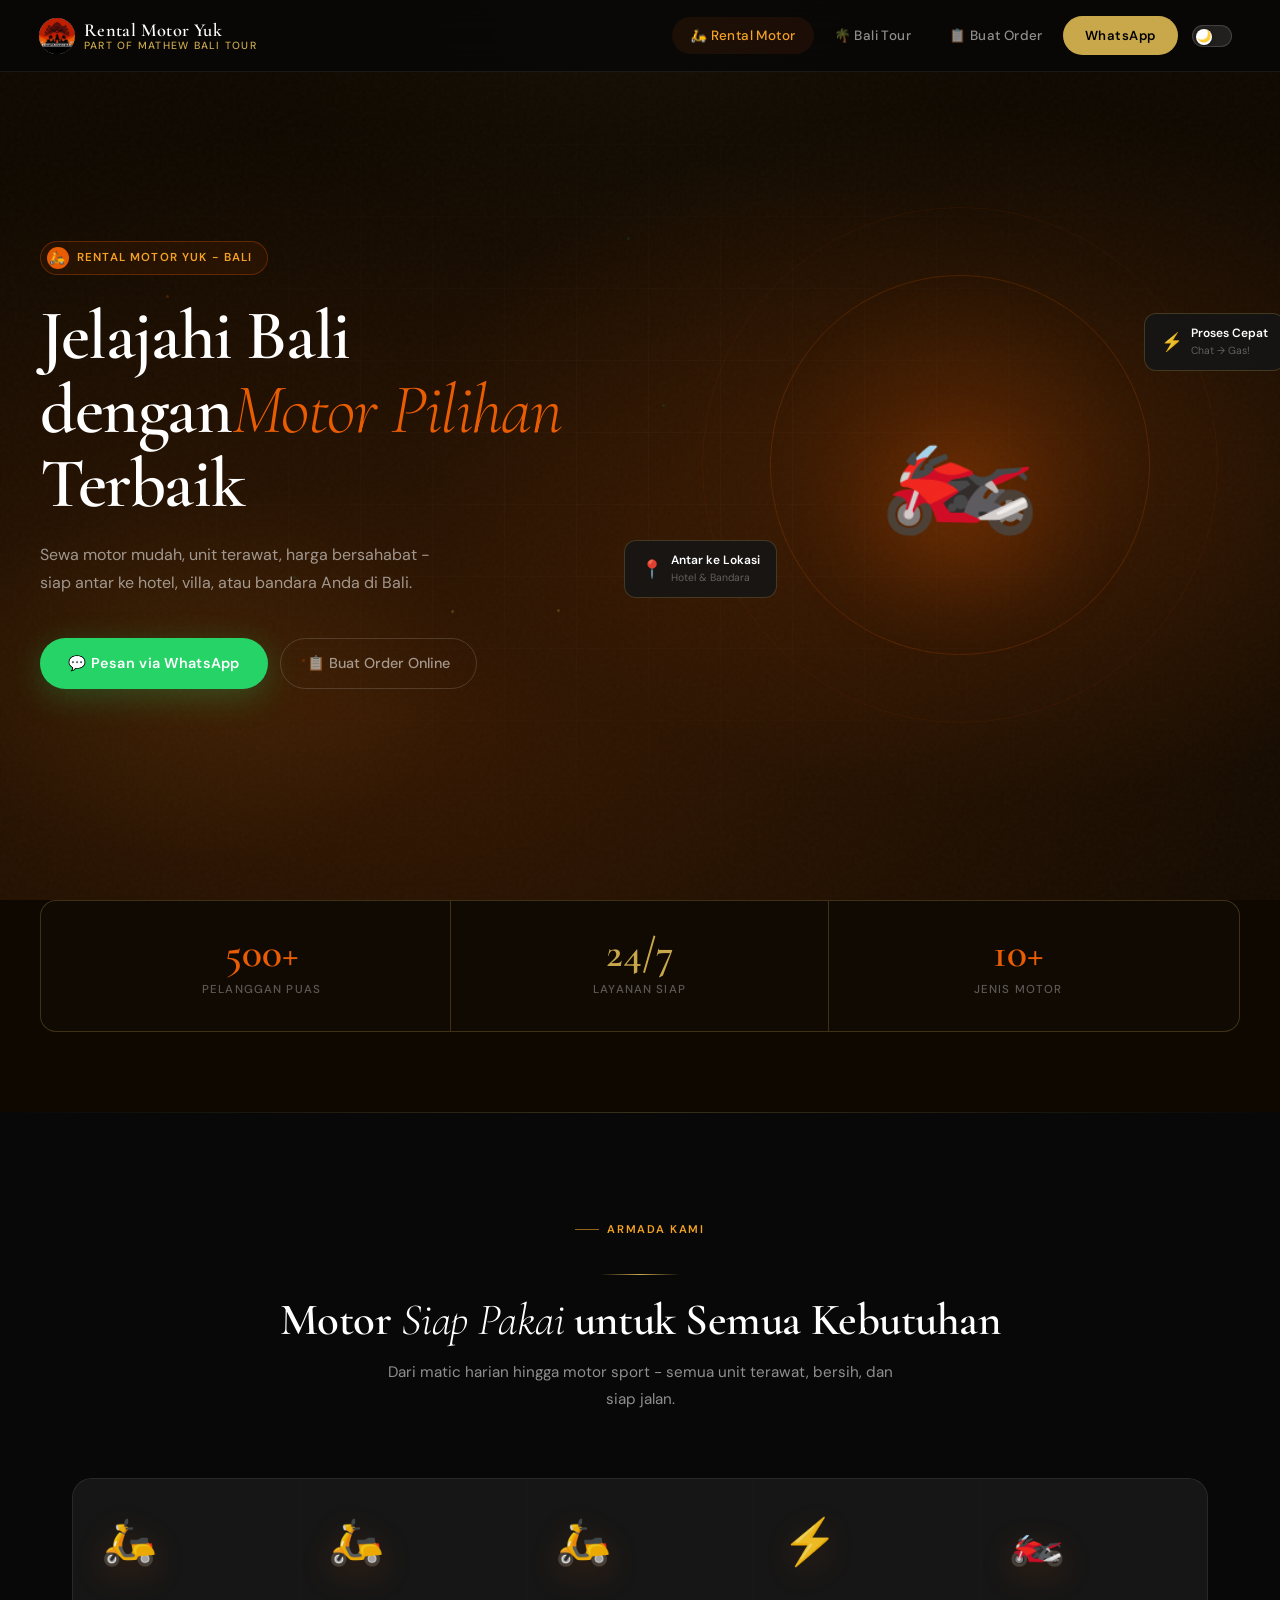
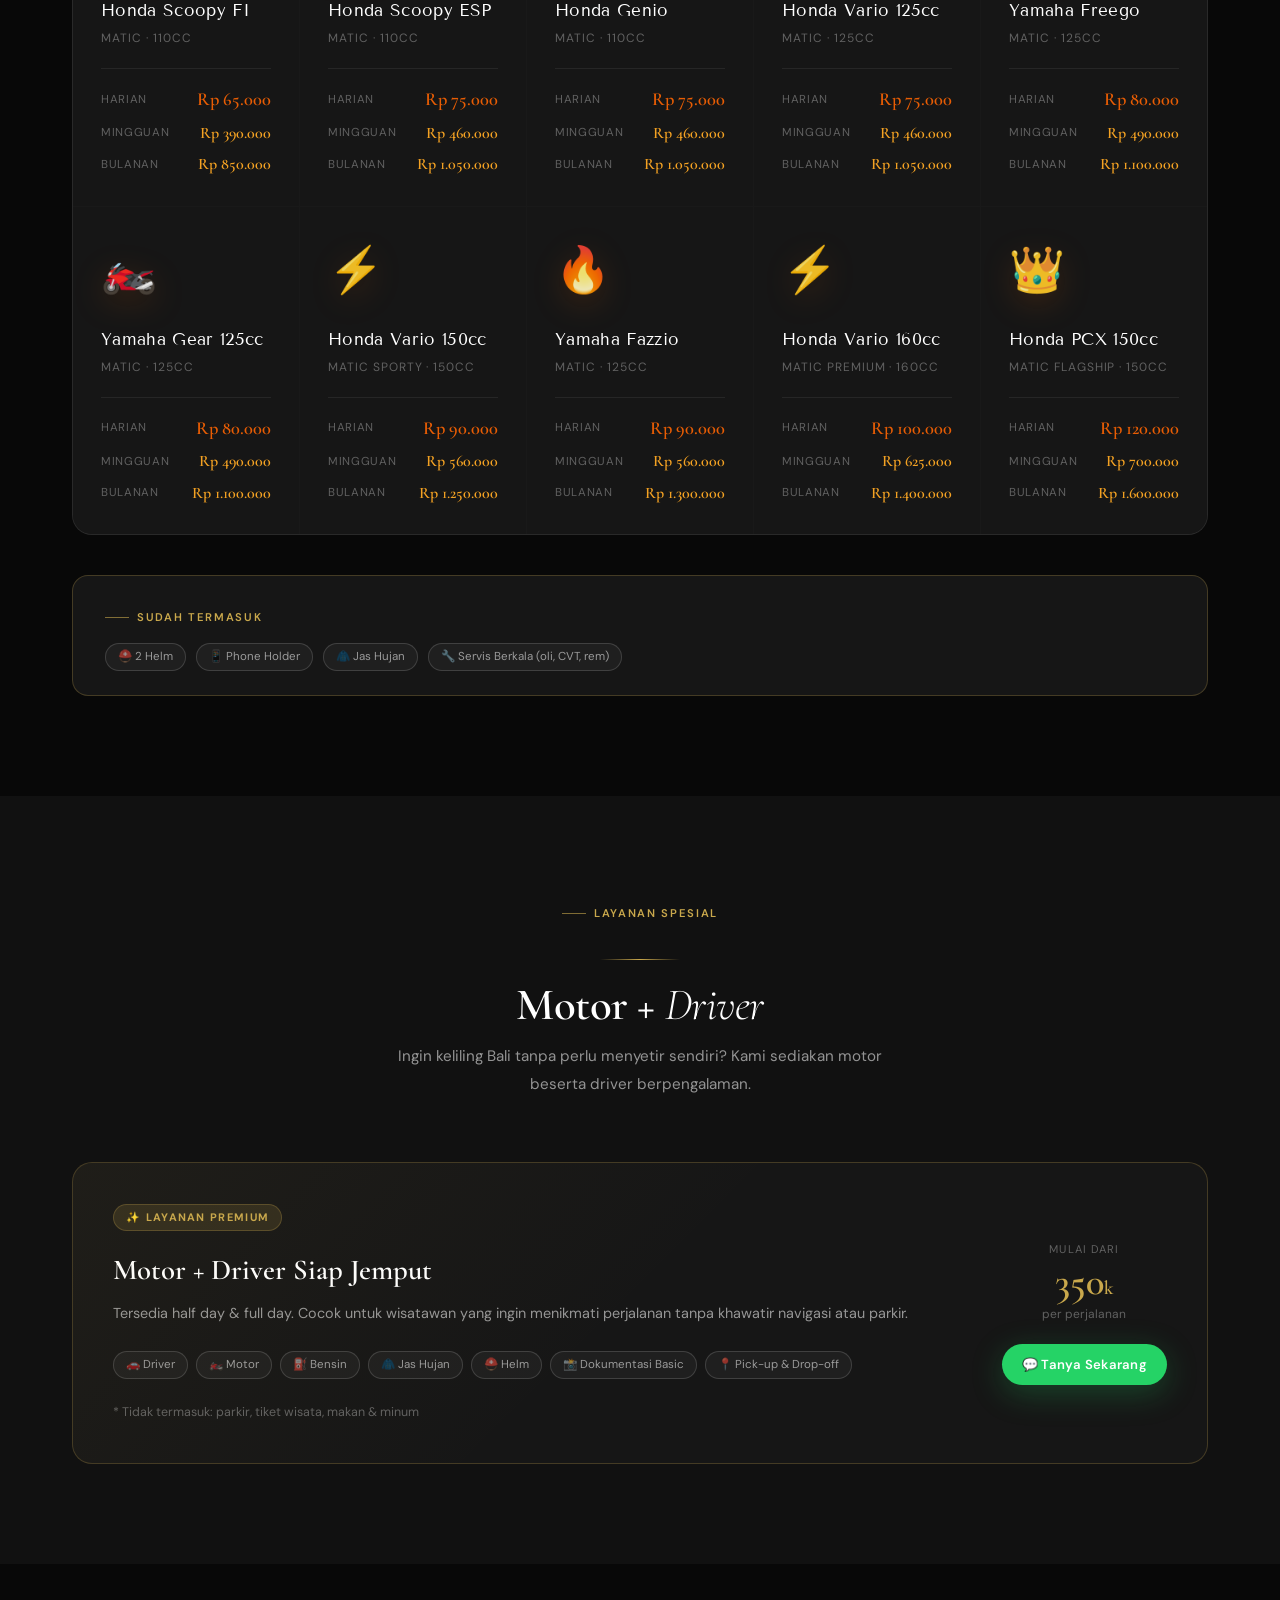
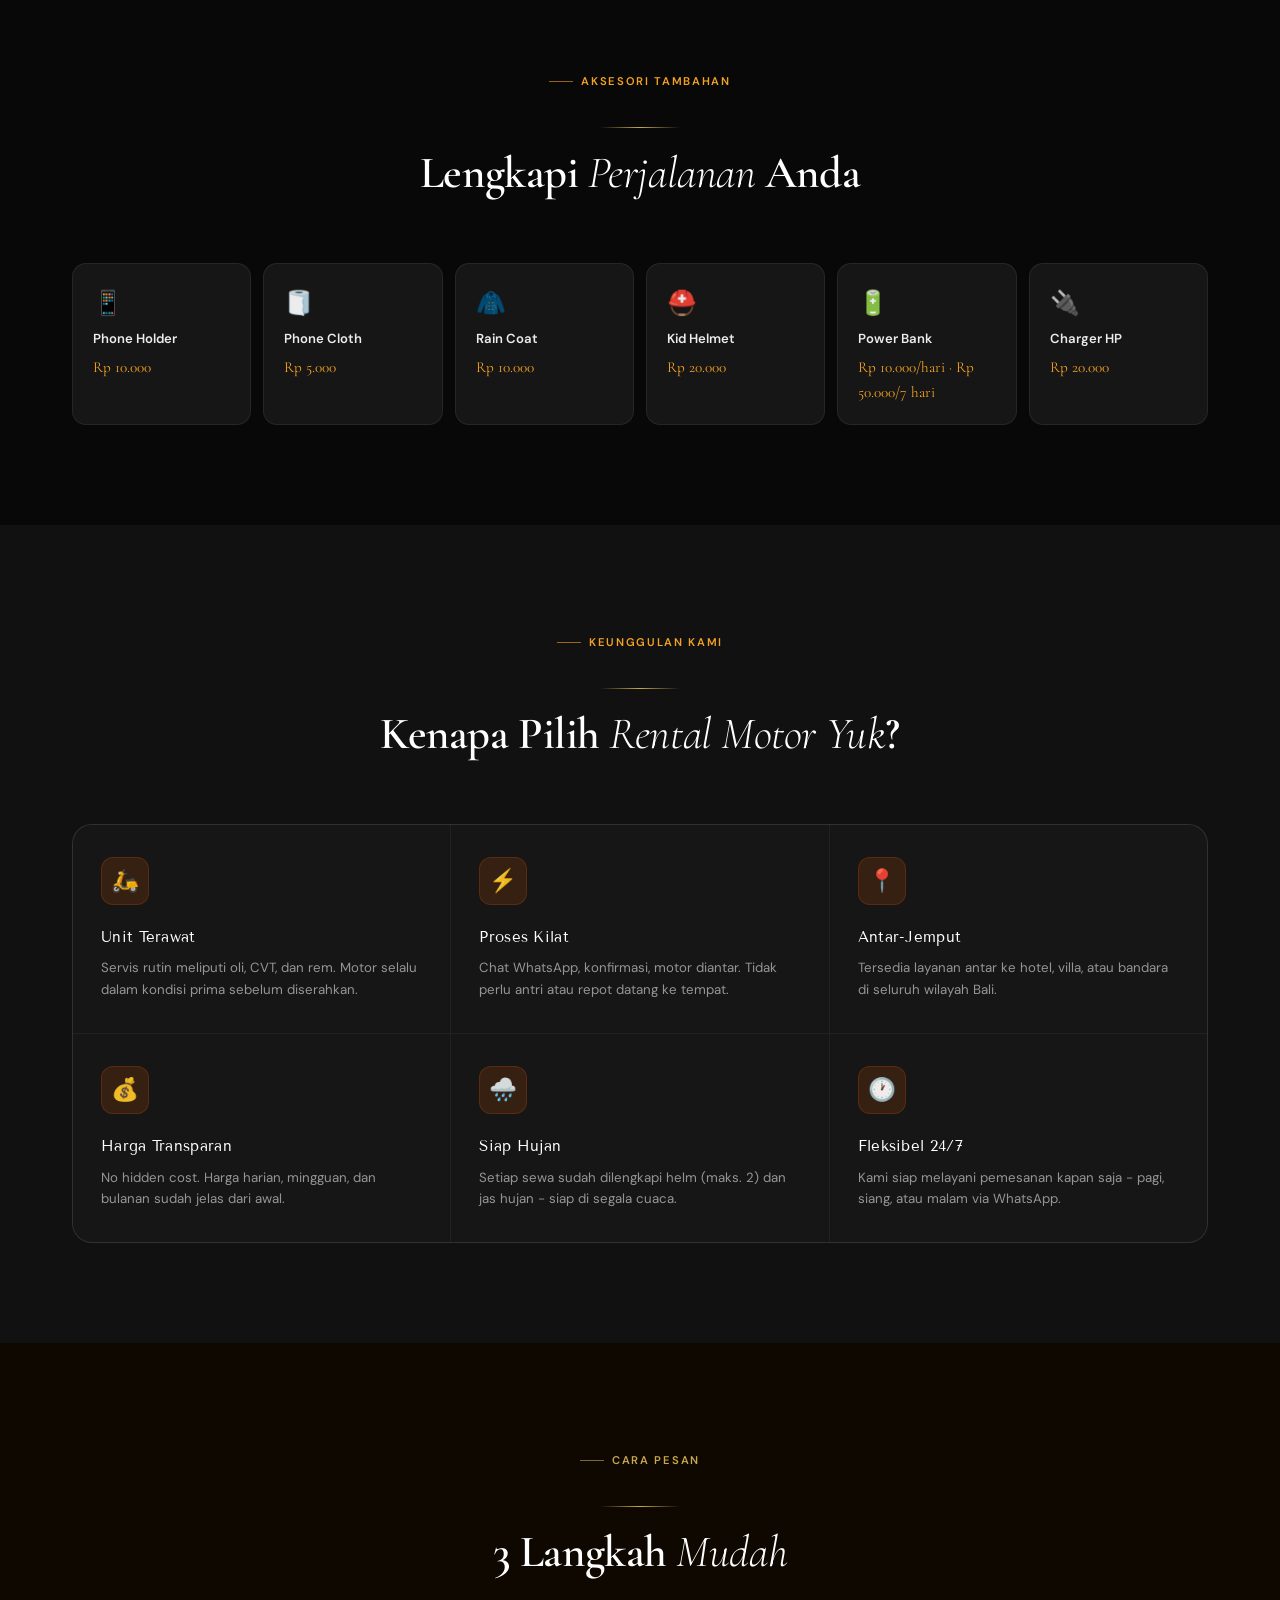
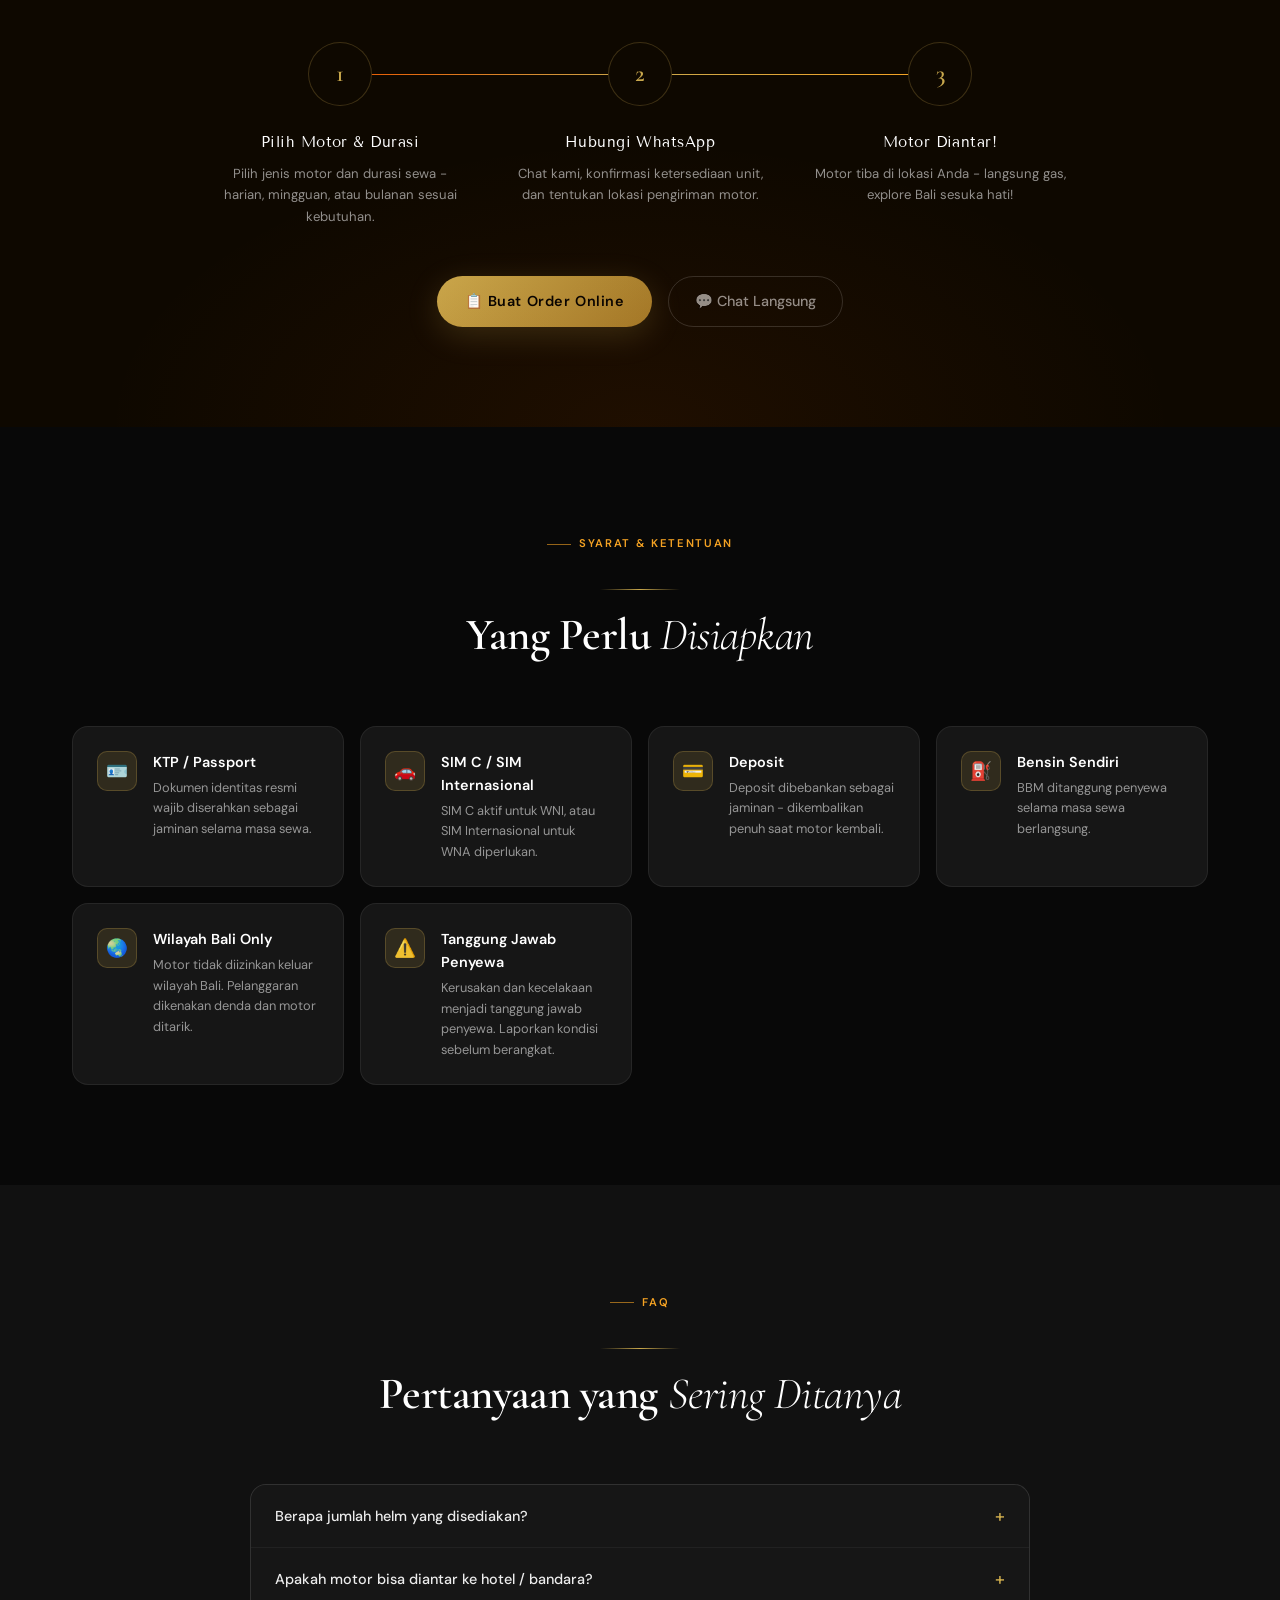
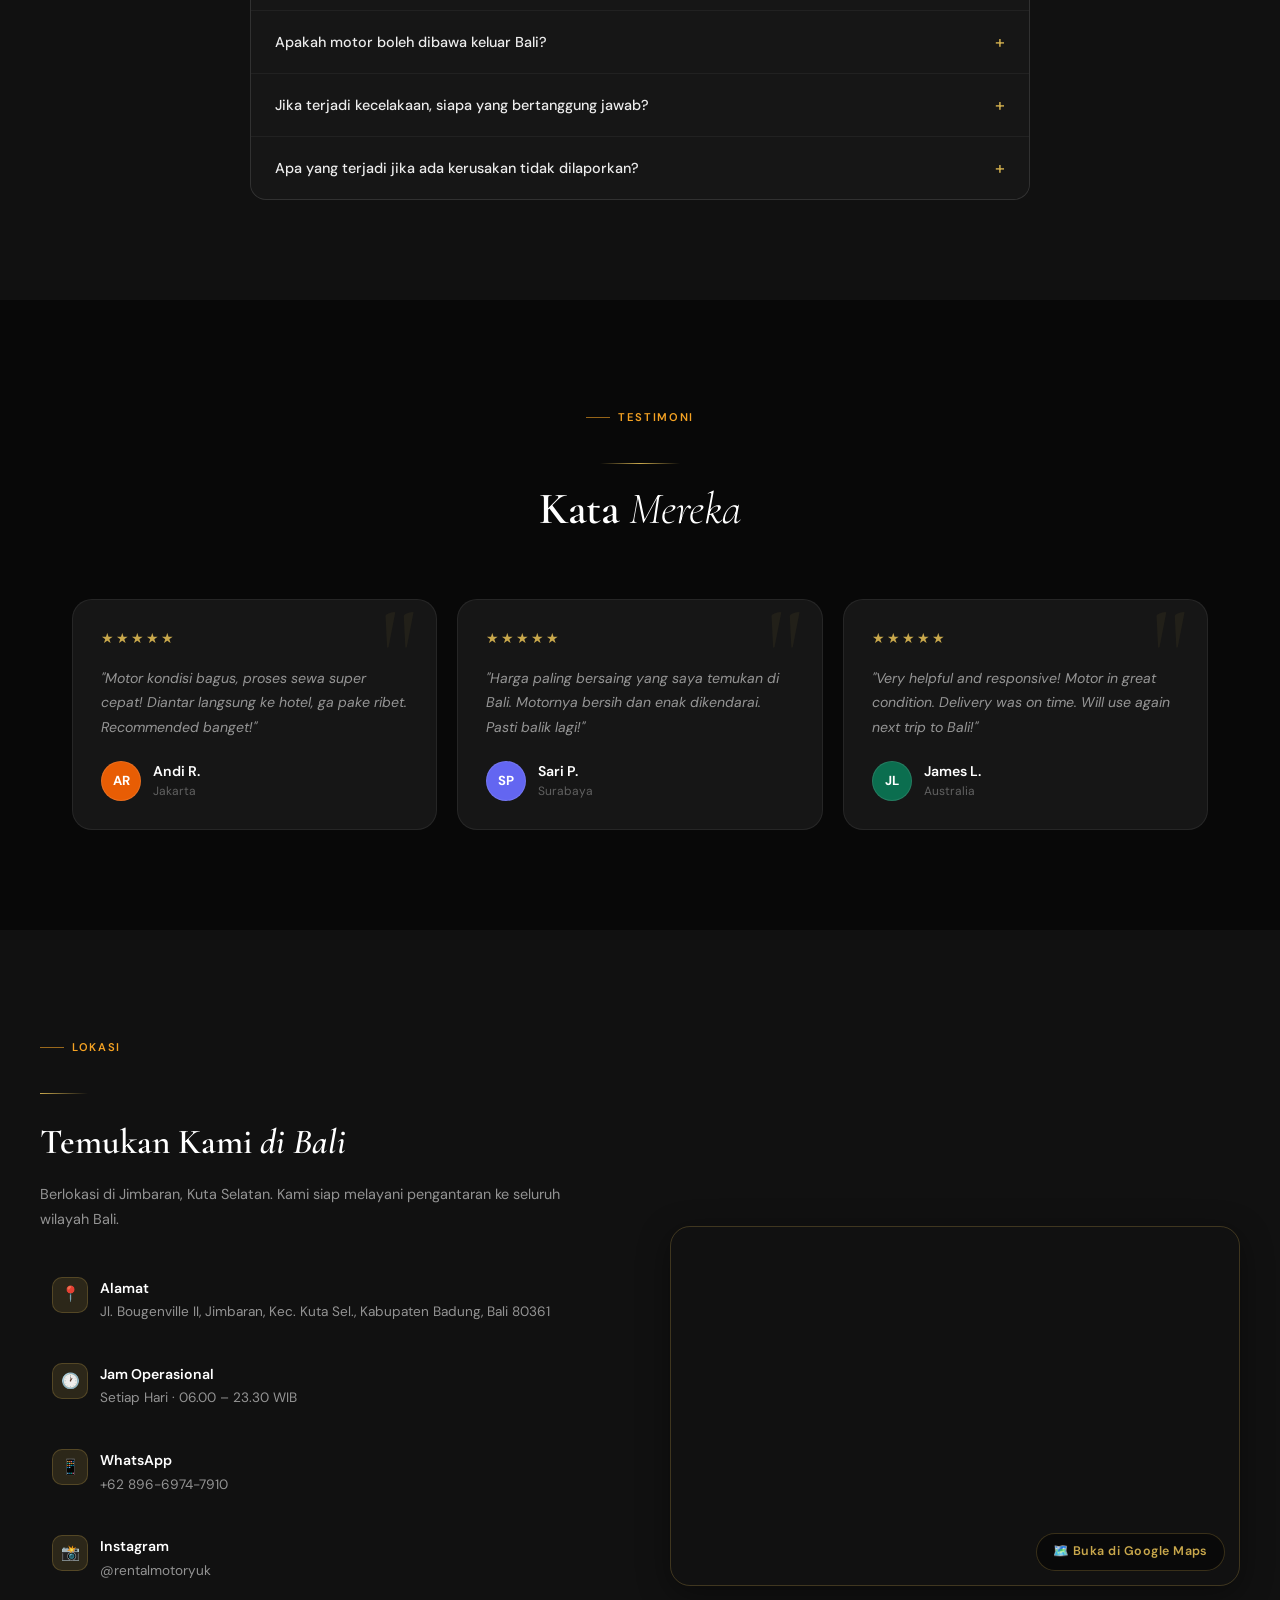
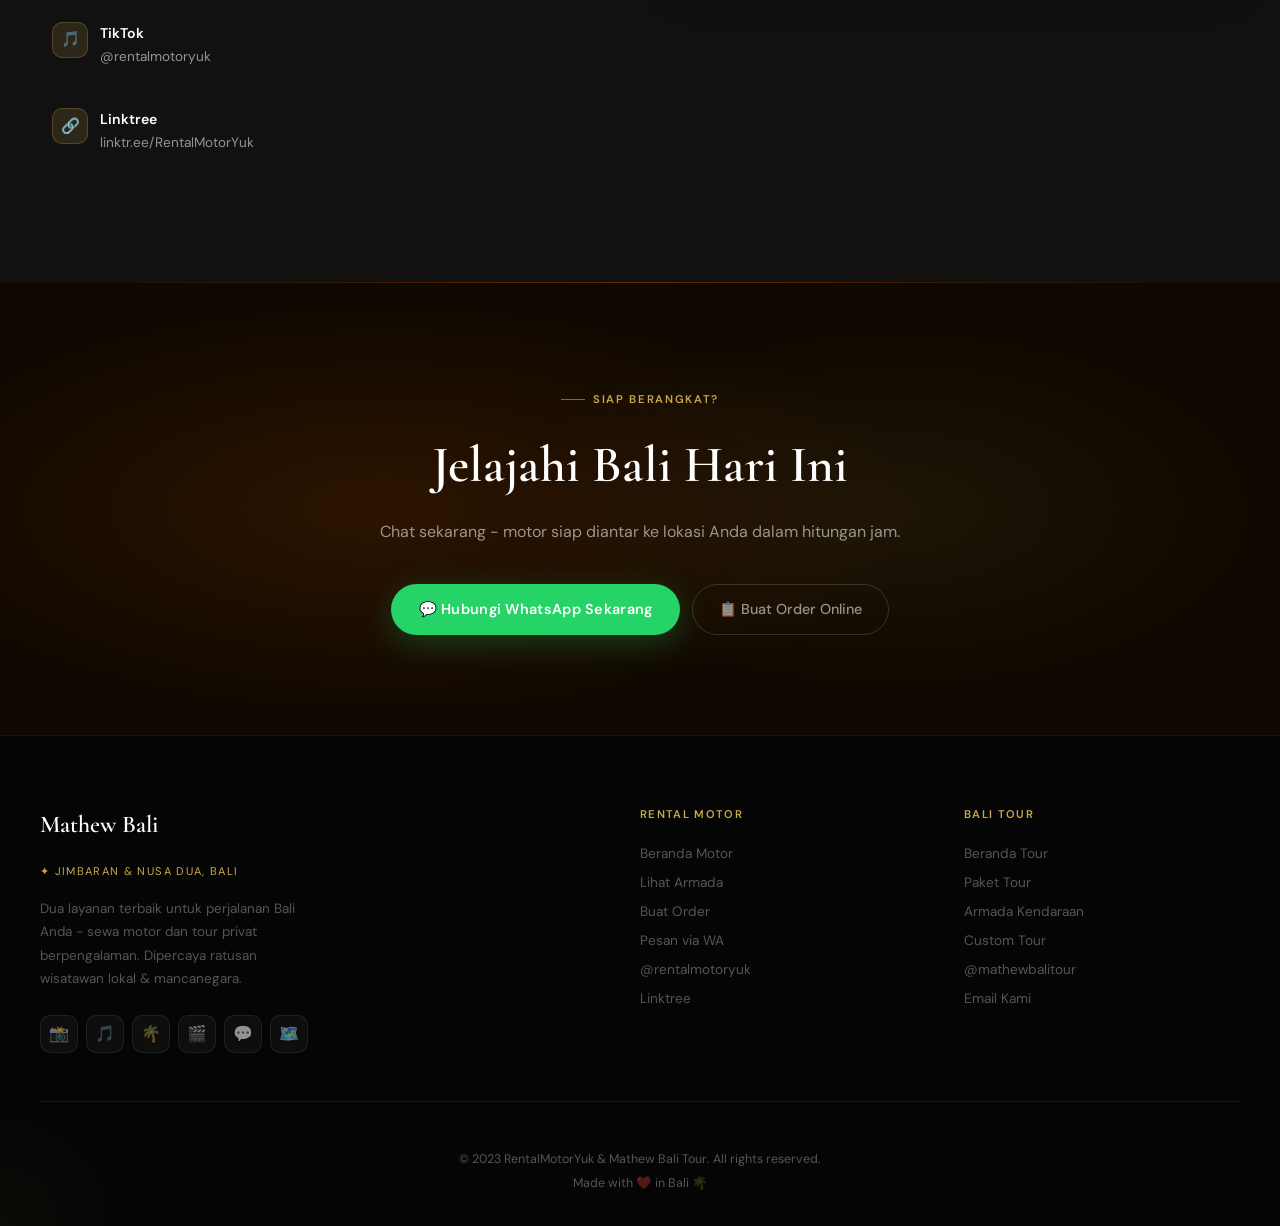
<file: index.html>
<!doctype html>
<html lang="id">
  <head>
    <meta charset="UTF-8" />
    <meta name="viewport" content="width=device-width, initial-scale=1.0" />
    <title>
      Rental Motor Yuk - Sewa Motor Bali Terpercaya | Jimbaran, Nusa Dua
    </title>
    <meta
      name="description"
      content="Rental motor Bali terpercaya di Jimbaran & Nusa Dua. Scoopy, Vario, PCX, Fazzio tersedia. Harga mulai Rp 65.000/hari. Antar-jemput ke hotel & bandara."
    />

    <!-- Favicon -->
    <link rel="icon" type="image/svg+xml" href="logo/favicon.svg" />
    <link rel="shortcut icon" href="logo/favicon.svg" />
    <link rel="apple-touch-icon" href="logo/rentalmotoryuk-circle.png" />

    <!-- Open Graph / Social Preview -->
    <meta property="og:type" content="website" />
    <meta property="og:url" content="https://rentalmotoryuk.vercel.app/" />
    <meta
      property="og:title"
      content="Rental Motor Yuk – Sewa Motor Bali Terpercaya"
    />
    <meta
      property="og:description"
      content="Sewa motor Bali mudah & terpercaya. Harga mulai Rp 65.000/hari. Antar ke hotel, villa, bandara. Scoopy, Vario, PCX, Fazzio tersedia."
    />
    <meta
      property="og:image"
      content="https://rentalmotoryuk.vercel.app/logo/rentalmotoryuk-circle.webp"
    />
    <meta property="og:image:width" content="400" />
    <meta property="og:image:height" content="400" />
    <meta property="og:locale" content="id_ID" />
    <meta property="og:site_name" content="Rental Motor Yuk" />

    <!-- Twitter Card -->
    <meta name="twitter:card" content="summary_large_image" />
    <meta
      name="twitter:title"
      content="Rental Motor Yuk – Sewa Motor Bali Terpercaya"
    />
    <meta
      name="twitter:description"
      content="Sewa motor Bali mudah & terpercaya. Harga mulai Rp 65.000/hari. Antar ke hotel, villa, bandara."
    />
    <meta
      name="twitter:image"
      content="https://rentalmotoryuk.vercel.app/logo/rentalmotoryuk-circle.webp"
    />

    <!-- SEO extras -->
    <meta name="robots" content="index, follow" />
    <meta name="theme-color" content="#E85D04" />
    <link rel="canonical" href="https://rentalmotoryuk.vercel.app/" />

    <!-- Structured Data: Local Business + Vehicle Rental -->
    <script type="application/ld+json">
      {
        "@context": "https://schema.org",
        "@graph": [
          {
            "@type": "LocalBusiness",
            "@id": "https://rentalmotoryuk.vercel.app/#rental",
            "name": "Rental Motor Yuk",
            "description": "Rental motor Bali terpercaya di Jimbaran & Nusa Dua. Scoopy, Vario, PCX, Fazzio tersedia. Harga mulai Rp 65.000/hari. Antar-jemput ke hotel & bandara.",
            "url": "https://rentalmotoryuk.vercel.app/",
            "telephone": "+6289669747910",
            "email": "mathewbalitour@gmail.com",
            "image": "https://rentalmotoryuk.vercel.app/logo/rentalmotoryuk-circle.webp",
            "logo": "https://rentalmotoryuk.vercel.app/logo/rentalmotoryuk-circle.webp",
            "priceRange": "Rp 65.000 - Rp 120.000 / hari",
            "currenciesAccepted": "IDR",
            "paymentAccepted": "Cash, Transfer Bank",
            "openingHours": "Mo-Su 08:00-20:00",
            "sameAs": [
              "https://www.instagram.com/rentalmotoryuk",
              "https://www.tiktok.com/@rentalmotoryuk",
              "https://linktr.ee/RentalMotorYuk",
              "https://maps.app.goo.gl/8phzsVdAwPXBimxo9"
            ],
            "address": {
              "@type": "PostalAddress",
              "streetAddress": "Jimbaran",
              "addressLocality": "Nusa Dua",
              "addressRegion": "Bali",
              "addressCountry": "ID"
            },
            "geo": {
              "@type": "GeoCoordinates",
              "latitude": -8.7833,
              "longitude": 115.1667
            },
            "hasMap": "https://maps.app.goo.gl/8phzsVdAwPXBimxo9",
            "areaServed": {
              "@type": "Place",
              "name": "Bali, Indonesia"
            }
          },
          {
            "@type": "FAQPage",
            "mainEntity": [
              {
                "@type": "Question",
                "name": "Berapa harga sewa motor di Bali?",
                "acceptedAnswer": {
                  "@type": "Answer",
                  "text": "Harga sewa motor di Rental Motor Yuk mulai dari Rp 65.000/hari untuk Scoopy FI. Tersedia juga paket mingguan dan bulanan dengan harga lebih hemat."
                }
              },
              {
                "@type": "Question",
                "name": "Apakah ada layanan antar-jemput motor ke hotel?",
                "acceptedAnswer": {
                  "@type": "Answer",
                  "text": "Ya, kami menyediakan layanan antar-jemput motor ke hotel, villa, dan bandara di seluruh area Bali. Biaya pengantaran menyesuaikan lokasi."
                }
              },
              {
                "@type": "Question",
                "name": "Apa saja motor yang tersedia untuk disewa?",
                "acceptedAnswer": {
                  "@type": "Answer",
                  "text": "Tersedia Scoopy FI, Scoopy ESP, Genio, Vario 125cc, Freego, Gear 125cc, Vario 150cc, Fazzio, Vario 160cc, dan PCX 150cc."
                }
              },
              {
                "@type": "Question",
                "name": "Apa saja yang sudah termasuk dalam harga sewa motor?",
                "acceptedAnswer": {
                  "@type": "Answer",
                  "text": "Setiap sewa sudah termasuk 2 helm, phone holder, jas hujan, dan servis berkala (oli, CVT, rem) dalam batas wajar."
                }
              },
              {
                "@type": "Question",
                "name": "Apakah tersedia layanan motor dengan driver?",
                "acceptedAnswer": {
                  "@type": "Answer",
                  "text": "Ya, tersedia layanan motor + driver mulai dari Rp 350.000. Sudah termasuk driver, motor, bensin, jas hujan, helm, dokumentasi basic, serta pick-up & drop-off."
                }
              }
            ]
          }
        ]
      }
    </script>
    <link rel="preconnect" href="https://fonts.googleapis.com" />
    <link rel="preconnect" href="https://fonts.gstatic.com" crossorigin />
    <link
      href="https://fonts.googleapis.com/css2?family=Cormorant+Garamond:ital,wght@0,300;0,400;0,600;0,700;1,300;1,400&family=Tenor+Sans&family=DM+Sans:opsz,wght@9..40,300;9..40,400;9..40,500;9..40,600&display=swap"
      rel="stylesheet"
    />
    <link rel="stylesheet" href="css/style.css" />
    <!-- Anti-flash theme init -->
    <script>
      (function () {
        var t = localStorage.getItem("mathewbali-theme") || "dark";
        document.documentElement.setAttribute("data-theme", t);
      })();
    </script>
  </head>
  <body>
    <!-- ══════════════════════════════════════
     NAVBAR
══════════════════════════════════════ -->
    <nav class="navbar" id="navbar">
      <a href="index.html" class="nav-brand">
        <div class="nav-brand-logo" style="background: none; padding: 0">
          <img
            src="logo/rentalmotoryuk-circle.webp"
            alt="Rental Motor Yuk"
            style="
              width: 36px;
              height: 36px;
              object-fit: cover;
              border-radius: 50%;
            "
          />
        </div>
        <div class="nav-brand-text">
          <span class="nav-brand-name">Rental Motor Yuk</span>
          <span class="nav-brand-sub">Part of Mathew Bali Tour</span>
        </div>
      </a>

      <ul class="nav-links" id="navLinks">
        <li>
          <a href="index.html" id="nav-motor" class="active-motor"
            >🛵 Rental Motor</a
          >
        </li>
        <li><a href="tour.html" id="nav-tour">🌴 Bali Tour</a></li>
        <li><a href="order.html">📋 Buat Order</a></li>
        <li>
          <a
            href="https://wa.me/6289669747910"
            target="_blank"
            class="nav-cta"
            onclick="closeMenu()"
            >WhatsApp</a
          >
        </li>
        <li id="theme-toggle-wrap">
          <div
            id="theme-toggle-track"
            onclick="toggleTheme()"
            title="Toggle light/dark mode"
          >
            <div id="theme-toggle-thumb">
              <span id="theme-toggle-icon">🌙</span>
            </div>
          </div>
        </li>
      </ul>

      <div class="hamburger" onclick="toggleMenu()" id="hamburger">
        <span></span><span></span><span></span>
      </div>
    </nav>

    <!-- ══════════════════════════════════════
     HERO
══════════════════════════════════════ -->
    <section class="motor-hero">
      <div class="hero-grid"></div>
      <div class="hero-noise"></div>
      <div class="motor-hero-inner">
        <!-- LEFT: Copy -->
        <div>
          <div class="motor-hero-badge">
            <span class="motor-hero-badge-dot">🛵</span>
            Rental Motor Yuk - Bali
          </div>
          <h1 class="hero-headline">
            <span class="word-reveal" style="--d: 0ms">Jelajahi Bali</span
            ><br />
            <span class="word-reveal" style="--d: 120ms">dengan </span
            ><em class="word-reveal" style="--d: 240ms">Motor Pilihan</em><br />
            <span class="word-reveal" style="--d: 360ms">Terbaik</span>
          </h1>
          <p class="hero-sub">
            Sewa motor mudah, unit terawat, harga bersahabat - siap antar ke
            hotel, villa, atau bandara Anda di Bali.
          </p>
          <div class="hero-buttons">
            <a
              href="https://wa.me/6289669747910?text=Halo,%20saya%20ingin%20sewa%20motor%20di%20Bali"
              target="_blank"
              class="btn-wa"
            >
              💬 Pesan via WhatsApp
            </a>
            <a href="order.html" class="btn-ghost">📋 Buat Order Online</a>
          </div>
        </div>

        <!-- RIGHT: Visual -->
        <div class="motor-visual">
          <div class="motor-glow-ring">
            <div class="motor-icon-wrap">🏍️</div>
          </div>
          <div class="motor-float-badge motor-float-badge-1">
            <span class="badge-icon">⚡</span>
            <div>
              <div class="badge-text">Proses Cepat</div>
              <div class="badge-sub">Chat → Gas!</div>
            </div>
          </div>
          <div class="motor-float-badge motor-float-badge-2">
            <span class="badge-icon">📍</span>
            <div>
              <div class="badge-text">Antar ke Lokasi</div>
              <div class="badge-sub">Hotel & Bandara</div>
            </div>
          </div>
        </div>
      </div>
    </section>

    <!-- ══════════════════════════════════════
     STATS
══════════════════════════════════════ -->
    <div class="motor-stats">
      <div class="stats-bar container">
        <div class="stat-item reveal">
          <div class="stat-num stat-num-motor">500+</div>
          <div class="stat-label">Pelanggan Puas</div>
        </div>
        <div class="stat-item reveal reveal-delay-1">
          <div class="stat-num stat-num-gold">24/7</div>
          <div class="stat-label">Layanan Siap</div>
        </div>
        <div class="stat-item reveal reveal-delay-2">
          <div class="stat-num stat-num-motor">10+</div>
          <div class="stat-label">Jenis Motor</div>
        </div>
      </div>
    </div>

    <section class="motor-armada" id="armada">
      <div class="container">
        <div class="section-header">
          <div class="section-eyebrow eyebrow-motor">Armada Kami</div>
          <div class="gold-line center"></div>
          <h2 class="section-title">
            Motor <em>Siap Pakai</em> untuk Semua Kebutuhan
          </h2>
          <p class="section-desc">
            Dari matic harian hingga motor sport - semua unit terawat, bersih,
            dan siap jalan.
          </p>
        </div>

        <div class="armada-grid">
          <!-- Scoopy FI -->
          <div class="armada-card reveal zoom-card">
            <span class="armada-emoji">🛵</span>
            <div class="armada-name">Honda Scoopy FI</div>
            <div class="armada-cc">Matic · 110cc</div>
            <div class="armada-prices">
              <div class="armada-price-row highlight">
                <span class="armada-price-label">Harian</span>
                <span class="armada-price-value">Rp 65.000</span>
              </div>
              <div class="armada-price-row">
                <span class="armada-price-label">Mingguan</span>
                <span class="armada-price-value">Rp 390.000</span>
              </div>
              <div class="armada-price-row">
                <span class="armada-price-label">Bulanan</span>
                <span class="armada-price-value">Rp 850.000</span>
              </div>
            </div>
          </div>

          <!-- Scoopy ESP -->
          <div class="armada-card reveal reveal-delay-1 zoom-card">
            <span class="armada-emoji">🛵</span>
            <div class="armada-name">Honda Scoopy ESP</div>
            <div class="armada-cc">Matic · 110cc</div>
            <div class="armada-prices">
              <div class="armada-price-row highlight">
                <span class="armada-price-label">Harian</span>
                <span class="armada-price-value">Rp 75.000</span>
              </div>
              <div class="armada-price-row">
                <span class="armada-price-label">Mingguan</span>
                <span class="armada-price-value">Rp 460.000</span>
              </div>
              <div class="armada-price-row">
                <span class="armada-price-label">Bulanan</span>
                <span class="armada-price-value">Rp 1.050.000</span>
              </div>
            </div>
          </div>

          <!-- Honda Genio -->
          <div class="armada-card reveal reveal-delay-2 zoom-card">
            <span class="armada-emoji">🛵</span>
            <div class="armada-name">Honda Genio</div>
            <div class="armada-cc">Matic · 110cc</div>
            <div class="armada-prices">
              <div class="armada-price-row highlight">
                <span class="armada-price-label">Harian</span>
                <span class="armada-price-value">Rp 75.000</span>
              </div>
              <div class="armada-price-row">
                <span class="armada-price-label">Mingguan</span>
                <span class="armada-price-value">Rp 460.000</span>
              </div>
              <div class="armada-price-row">
                <span class="armada-price-label">Bulanan</span>
                <span class="armada-price-value">Rp 1.050.000</span>
              </div>
            </div>
          </div>

          <!-- Vario 125 -->
          <div class="armada-card reveal zoom-card">
            <span class="armada-emoji">⚡</span>
            <div class="armada-name">Honda Vario 125cc</div>
            <div class="armada-cc">Matic · 125cc</div>
            <div class="armada-prices">
              <div class="armada-price-row highlight">
                <span class="armada-price-label">Harian</span>
                <span class="armada-price-value">Rp 75.000</span>
              </div>
              <div class="armada-price-row">
                <span class="armada-price-label">Mingguan</span>
                <span class="armada-price-value">Rp 460.000</span>
              </div>
              <div class="armada-price-row">
                <span class="armada-price-label">Bulanan</span>
                <span class="armada-price-value">Rp 1.050.000</span>
              </div>
            </div>
          </div>

          <!-- Yamaha Freego -->
          <div class="armada-card reveal reveal-delay-1 zoom-card">
            <span class="armada-emoji">🏍️</span>
            <div class="armada-name">Yamaha Freego</div>
            <div class="armada-cc">Matic · 125cc</div>
            <div class="armada-prices">
              <div class="armada-price-row highlight">
                <span class="armada-price-label">Harian</span>
                <span class="armada-price-value">Rp 80.000</span>
              </div>
              <div class="armada-price-row">
                <span class="armada-price-label">Mingguan</span>
                <span class="armada-price-value">Rp 490.000</span>
              </div>
              <div class="armada-price-row">
                <span class="armada-price-label">Bulanan</span>
                <span class="armada-price-value">Rp 1.100.000</span>
              </div>
            </div>
          </div>

          <!-- Yamaha Gear 125 -->
          <div class="armada-card reveal reveal-delay-2 zoom-card">
            <span class="armada-emoji">🏍️</span>
            <div class="armada-name">Yamaha Gear 125cc</div>
            <div class="armada-cc">Matic · 125cc</div>
            <div class="armada-prices">
              <div class="armada-price-row highlight">
                <span class="armada-price-label">Harian</span>
                <span class="armada-price-value">Rp 80.000</span>
              </div>
              <div class="armada-price-row">
                <span class="armada-price-label">Mingguan</span>
                <span class="armada-price-value">Rp 490.000</span>
              </div>
              <div class="armada-price-row">
                <span class="armada-price-label">Bulanan</span>
                <span class="armada-price-value">Rp 1.100.000</span>
              </div>
            </div>
          </div>

          <!-- Vario 150 -->
          <div class="armada-card reveal zoom-card">
            <span class="armada-emoji">⚡</span>
            <div class="armada-name">Honda Vario 150cc</div>
            <div class="armada-cc">Matic Sporty · 150cc</div>
            <div class="armada-prices">
              <div class="armada-price-row highlight">
                <span class="armada-price-label">Harian</span>
                <span class="armada-price-value">Rp 90.000</span>
              </div>
              <div class="armada-price-row">
                <span class="armada-price-label">Mingguan</span>
                <span class="armada-price-value">Rp 560.000</span>
              </div>
              <div class="armada-price-row">
                <span class="armada-price-label">Bulanan</span>
                <span class="armada-price-value">Rp 1.250.000</span>
              </div>
            </div>
          </div>

          <!-- Yamaha Fazzio -->
          <div class="armada-card reveal reveal-delay-1 zoom-card">
            <span class="armada-emoji">🔥</span>
            <div class="armada-name">Yamaha Fazzio</div>
            <div class="armada-cc">Matic · 125cc</div>
            <div class="armada-prices">
              <div class="armada-price-row highlight">
                <span class="armada-price-label">Harian</span>
                <span class="armada-price-value">Rp 90.000</span>
              </div>
              <div class="armada-price-row">
                <span class="armada-price-label">Mingguan</span>
                <span class="armada-price-value">Rp 560.000</span>
              </div>
              <div class="armada-price-row">
                <span class="armada-price-label">Bulanan</span>
                <span class="armada-price-value">Rp 1.300.000</span>
              </div>
            </div>
          </div>

          <!-- Vario 160 -->
          <div class="armada-card reveal reveal-delay-2 zoom-card">
            <span class="armada-emoji">⚡</span>
            <div class="armada-name">Honda Vario 160cc</div>
            <div class="armada-cc">Matic Premium · 160cc</div>
            <div class="armada-prices">
              <div class="armada-price-row highlight">
                <span class="armada-price-label">Harian</span>
                <span class="armada-price-value">Rp 100.000</span>
              </div>
              <div class="armada-price-row">
                <span class="armada-price-label">Mingguan</span>
                <span class="armada-price-value">Rp 625.000</span>
              </div>
              <div class="armada-price-row">
                <span class="armada-price-label">Bulanan</span>
                <span class="armada-price-value">Rp 1.400.000</span>
              </div>
            </div>
          </div>

          <!-- PCX 150 -->
          <div class="armada-card reveal zoom-card">
            <span class="armada-emoji">👑</span>
            <div class="armada-name">Honda PCX 150cc</div>
            <div class="armada-cc">Matic Flagship · 150cc</div>
            <div class="armada-prices">
              <div class="armada-price-row highlight">
                <span class="armada-price-label">Harian</span>
                <span class="armada-price-value">Rp 120.000</span>
              </div>
              <div class="armada-price-row">
                <span class="armada-price-label">Mingguan</span>
                <span class="armada-price-value">Rp 700.000</span>
              </div>
              <div class="armada-price-row">
                <span class="armada-price-label">Bulanan</span>
                <span class="armada-price-value">Rp 1.600.000</span>
              </div>
            </div>
          </div>
        </div>
        <!-- /armada-grid -->

        <!-- SUDAH INCLUDE -->
        <div
          style="
            margin-top: 2.5rem;
            background: var(--dark-card);
            border: 1px solid var(--gold-border);
            border-radius: 16px;
            padding: 1.5rem 2rem;
          "
        >
          <div class="section-eyebrow eyebrow-gold" style="margin-bottom: 1rem">
            Sudah Termasuk
          </div>
          <div style="display: flex; flex-wrap: wrap; gap: 10px">
            <span class="driver-include-chip">⛑️ 2 Helm</span>
            <span class="driver-include-chip">📱 Phone Holder</span>
            <span class="driver-include-chip">🧥 Jas Hujan</span>
            <span class="driver-include-chip"
              >🔧 Servis Berkala (oli, CVT, rem)</span
            >
          </div>
        </div>
      </div>
    </section>

    <!-- ══════════════════════════════════════
     LAYANAN MOTOR + DRIVER
══════════════════════════════════════ -->
    <section class="motor-features" style="background: var(--dark-surface)">
      <div class="container">
        <div class="section-header">
          <div class="section-eyebrow eyebrow-gold">Layanan Spesial</div>
          <div class="gold-line center"></div>
          <h2 class="section-title">Motor + <em>Driver</em></h2>
          <p class="section-desc">
            Ingin keliling Bali tanpa perlu menyetir sendiri? Kami sediakan
            motor beserta driver berpengalaman.
          </p>
        </div>

        <div class="driver-card reveal">
          <div>
            <div class="driver-tag">✨ Layanan Premium</div>
            <div class="driver-title">Motor + Driver Siap Jemput</div>
            <p class="driver-desc">
              Tersedia half day & full day. Cocok untuk wisatawan yang ingin
              menikmati perjalanan tanpa khawatir navigasi atau parkir.
            </p>
            <div class="driver-includes">
              <span class="driver-include-chip">🚗 Driver</span>
              <span class="driver-include-chip">🏍️ Motor</span>
              <span class="driver-include-chip">⛽ Bensin</span>
              <span class="driver-include-chip">🧥 Jas Hujan</span>
              <span class="driver-include-chip">⛑️ Helm</span>
              <span class="driver-include-chip">📸 Dokumentasi Basic</span>
              <span class="driver-include-chip">📍 Pick-up & Drop-off</span>
            </div>
            <p style="font-size: 0.78rem; color: var(--text-muted)">
              * Tidak termasuk: parkir, tiket wisata, makan & minum
            </p>
          </div>
          <div class="driver-price-box">
            <div class="driver-price-from">Mulai dari</div>
            <div class="driver-price-num">
              350<span style="font-size: 1.2rem">k</span>
            </div>
            <div class="driver-price-unit">per perjalanan</div>
            <a
              href="https://wa.me/6289669747910?text=Halo,%20saya%20ingin%20info%20layanan%20Motor%20+%20Driver"
              target="_blank"
              class="btn-wa"
              style="
                margin-top: 1.25rem;
                font-size: 0.82rem;
                padding: 10px 20px;
              "
            >
              💬 Tanya Sekarang
            </a>
          </div>
        </div>
      </div>
    </section>

    <!-- ══════════════════════════════════════
     AKSESORI TAMBAHAN
══════════════════════════════════════ -->
    <section style="background: var(--dark-bg); padding: var(--section-pad)">
      <div class="container">
        <div class="section-header">
          <div class="section-eyebrow eyebrow-motor">Aksesori Tambahan</div>
          <div class="gold-line center"></div>
          <h2 class="section-title">Lengkapi <em>Perjalanan</em> Anda</h2>
        </div>
        <div class="addon-grid">
          <div class="addon-item reveal">
            <div class="addon-icon">📱</div>
            <div class="addon-name">Phone Holder</div>
            <div class="addon-price">Rp 10.000</div>
          </div>
          <div class="addon-item reveal reveal-delay-1">
            <div class="addon-icon">🧻</div>
            <div class="addon-name">Phone Cloth</div>
            <div class="addon-price">Rp 5.000</div>
          </div>
          <div class="addon-item reveal reveal-delay-2">
            <div class="addon-icon">🧥</div>
            <div class="addon-name">Rain Coat</div>
            <div class="addon-price">Rp 10.000</div>
          </div>
          <div class="addon-item reveal">
            <div class="addon-icon">⛑️</div>
            <div class="addon-name">Kid Helmet</div>
            <div class="addon-price">Rp 20.000</div>
          </div>
          <div class="addon-item reveal reveal-delay-1">
            <div class="addon-icon">🔋</div>
            <div class="addon-name">Power Bank</div>
            <div class="addon-price">Rp 10.000/hari · Rp 50.000/7 hari</div>
          </div>
          <div class="addon-item reveal reveal-delay-2">
            <div class="addon-icon">🔌</div>
            <div class="addon-name">Charger HP</div>
            <div class="addon-price">Rp 20.000</div>
          </div>
        </div>
      </div>
    </section>

    <!-- ══════════════════════════════════════
     KEUNGGULAN
══════════════════════════════════════ -->
    <section class="motor-features">
      <div class="container">
        <div class="section-header">
          <div class="section-eyebrow eyebrow-motor">Keunggulan Kami</div>
          <div class="gold-line center"></div>
          <h2 class="section-title">Kenapa Pilih <em>Rental Motor Yuk</em>?</h2>
        </div>
        <div class="features-grid">
          <div class="feature-card reveal">
            <div class="feature-icon">🛵</div>
            <div class="feature-title">Unit Terawat</div>
            <div class="feature-desc">
              Servis rutin meliputi oli, CVT, dan rem. Motor selalu dalam
              kondisi prima sebelum diserahkan.
            </div>
          </div>
          <div class="feature-card reveal reveal-delay-1">
            <div class="feature-icon">⚡</div>
            <div class="feature-title">Proses Kilat</div>
            <div class="feature-desc">
              Chat WhatsApp, konfirmasi, motor diantar. Tidak perlu antri atau
              repot datang ke tempat.
            </div>
          </div>
          <div class="feature-card reveal reveal-delay-2">
            <div class="feature-icon">📍</div>
            <div class="feature-title">Antar-Jemput</div>
            <div class="feature-desc">
              Tersedia layanan antar ke hotel, villa, atau bandara di seluruh
              wilayah Bali.
            </div>
          </div>
          <div class="feature-card reveal">
            <div class="feature-icon">💰</div>
            <div class="feature-title">Harga Transparan</div>
            <div class="feature-desc">
              No hidden cost. Harga harian, mingguan, dan bulanan sudah jelas
              dari awal.
            </div>
          </div>
          <div class="feature-card reveal reveal-delay-1">
            <div class="feature-icon">🌧️</div>
            <div class="feature-title">Siap Hujan</div>
            <div class="feature-desc">
              Setiap sewa sudah dilengkapi helm (maks. 2) dan jas hujan - siap
              di segala cuaca.
            </div>
          </div>
          <div class="feature-card reveal reveal-delay-2">
            <div class="feature-icon">🕐</div>
            <div class="feature-title">Fleksibel 24/7</div>
            <div class="feature-desc">
              Kami siap melayani pemesanan kapan saja - pagi, siang, atau malam
              via WhatsApp.
            </div>
          </div>
        </div>
      </div>
    </section>

    <!-- ══════════════════════════════════════
     CARA PESAN
══════════════════════════════════════ -->
    <section class="motor-steps">
      <div class="container">
        <div class="section-header">
          <div class="section-eyebrow eyebrow-gold">Cara Pesan</div>
          <div class="gold-line center"></div>
          <h2 class="section-title">3 Langkah <em>Mudah</em></h2>
        </div>
        <div class="steps-track">
          <div class="step reveal">
            <div class="step-circle">1</div>
            <div class="step-title">Pilih Motor & Durasi</div>
            <div class="step-desc">
              Pilih jenis motor dan durasi sewa - harian, mingguan, atau bulanan
              sesuai kebutuhan.
            </div>
          </div>
          <div class="step reveal reveal-delay-1">
            <div class="step-circle">2</div>
            <div class="step-title">Hubungi WhatsApp</div>
            <div class="step-desc">
              Chat kami, konfirmasi ketersediaan unit, dan tentukan lokasi
              pengiriman motor.
            </div>
          </div>
          <div class="step reveal reveal-delay-2">
            <div class="step-circle">3</div>
            <div class="step-title">Motor Diantar!</div>
            <div class="step-desc">
              Motor tiba di lokasi Anda - langsung gas, explore Bali sesuka
              hati!
            </div>
          </div>
        </div>
        <div style="text-align: center; margin-top: 3rem">
          <a href="order.html" class="btn-gold" style="margin-right: 12px"
            >📋 Buat Order Online</a
          >
          <a
            href="https://wa.me/6289669747910?text=Halo,%20saya%20mau%20sewa%20motor%20di%20Bali"
            target="_blank"
            class="btn-ghost"
            >💬 Chat Langsung</a
          >
        </div>
      </div>
    </section>

    <!-- ══════════════════════════════════════
     SYARAT & KETENTUAN
══════════════════════════════════════ -->
    <section class="syarat-section">
      <div class="container">
        <div class="section-header">
          <div class="section-eyebrow eyebrow-motor">Syarat & Ketentuan</div>
          <div class="gold-line center"></div>
          <h2 class="section-title">Yang Perlu <em>Disiapkan</em></h2>
        </div>
        <div class="syarat-grid">
          <div class="syarat-card reveal">
            <div class="syarat-icon">🪪</div>
            <div>
              <div class="syarat-title">KTP / Passport</div>
              <div class="syarat-desc">
                Dokumen identitas resmi wajib diserahkan sebagai jaminan selama
                masa sewa.
              </div>
            </div>
          </div>
          <div class="syarat-card reveal reveal-delay-1">
            <div class="syarat-icon">🚗</div>
            <div>
              <div class="syarat-title">SIM C / SIM Internasional</div>
              <div class="syarat-desc">
                SIM C aktif untuk WNI, atau SIM Internasional untuk WNA
                diperlukan.
              </div>
            </div>
          </div>
          <div class="syarat-card reveal reveal-delay-2">
            <div class="syarat-icon">💳</div>
            <div>
              <div class="syarat-title">Deposit</div>
              <div class="syarat-desc">
                Deposit dibebankan sebagai jaminan - dikembalikan penuh saat
                motor kembali.
              </div>
            </div>
          </div>
          <div class="syarat-card reveal">
            <div class="syarat-icon">⛽</div>
            <div>
              <div class="syarat-title">Bensin Sendiri</div>
              <div class="syarat-desc">
                BBM ditanggung penyewa selama masa sewa berlangsung.
              </div>
            </div>
          </div>
          <div class="syarat-card reveal reveal-delay-1">
            <div class="syarat-icon">🌏</div>
            <div>
              <div class="syarat-title">Wilayah Bali Only</div>
              <div class="syarat-desc">
                Motor tidak diizinkan keluar wilayah Bali. Pelanggaran dikenakan
                denda dan motor ditarik.
              </div>
            </div>
          </div>
          <div class="syarat-card reveal reveal-delay-2">
            <div class="syarat-icon">⚠️</div>
            <div>
              <div class="syarat-title">Tanggung Jawab Penyewa</div>
              <div class="syarat-desc">
                Kerusakan dan kecelakaan menjadi tanggung jawab penyewa.
                Laporkan kondisi sebelum berangkat.
              </div>
            </div>
          </div>
        </div>
      </div>
    </section>

    <!-- ══════════════════════════════════════
     FAQ
══════════════════════════════════════ -->
    <section class="faq-section">
      <div class="container">
        <div class="section-header">
          <div class="section-eyebrow eyebrow-motor">FAQ</div>
          <div class="gold-line center"></div>
          <h2 class="section-title">Pertanyaan yang <em>Sering Ditanya</em></h2>
        </div>
        <div class="faq-list reveal">
          <div class="faq-item">
            <button class="faq-question">
              Berapa jumlah helm yang disediakan?
              <span class="faq-icon">+</span>
            </button>
            <div class="faq-answer">
              <div class="faq-answer-inner">
                Setiap sewa sudah termasuk maksimal 2 helm. Jika membutuhkan
                helm tambahan (misalnya helm anak), tersedia dengan biaya Rp
                20.000.
              </div>
            </div>
          </div>
          <div class="faq-item">
            <button class="faq-question">
              Apakah motor bisa diantar ke hotel / bandara?
              <span class="faq-icon">+</span>
            </button>
            <div class="faq-answer">
              <div class="faq-answer-inner">
                Bisa. Layanan antar-jemput tersedia ke seluruh wilayah Bali -
                hotel, villa, bandara, maupun pelabuhan. Biaya pengiriman
                disesuaikan dengan lokasi tujuan.
              </div>
            </div>
          </div>
          <div class="faq-item">
            <button class="faq-question">
              Apakah motor boleh dibawa keluar Bali?
              <span class="faq-icon">+</span>
            </button>
            <div class="faq-answer">
              <div class="faq-answer-inner">
                Tidak. Motor hanya boleh digunakan di wilayah Bali. Membawa
                motor keluar Bali akan dikenakan denda dan motor akan ditarik
                paksa.
              </div>
            </div>
          </div>
          <div class="faq-item">
            <button class="faq-question">
              Jika terjadi kecelakaan, siapa yang bertanggung jawab?
              <span class="faq-icon">+</span>
            </button>
            <div class="faq-answer">
              <div class="faq-answer-inner">
                Segala risiko dan biaya akibat kecelakaan ditanggung sepenuhnya
                oleh penyewa. Kami menyarankan penyewa untuk berkendara dengan
                hati-hati dan mematuhi peraturan lalu lintas.
              </div>
            </div>
          </div>
          <div class="faq-item">
            <button class="faq-question">
              Apa yang terjadi jika ada kerusakan tidak dilaporkan?
              <span class="faq-icon">+</span>
            </button>
            <div class="faq-answer">
              <div class="faq-answer-inner">
                Kerusakan yang tidak dilaporkan sebelum motor digunakan akan
                dianggap tanggung jawab penyewa, dan dikenakan denda serta motor
                bisa ditarik. Harap periksa kondisi motor sebelum berangkat.
              </div>
            </div>
          </div>
        </div>
      </div>
    </section>

    <!-- ══════════════════════════════════════
     TESTIMONI
══════════════════════════════════════ -->
    <section class="testimonials">
      <div class="container">
        <div class="section-header">
          <div class="section-eyebrow eyebrow-motor">Testimoni</div>
          <div class="gold-line center"></div>
          <h2 class="section-title">Kata <em>Mereka</em></h2>
        </div>
        <div class="testi-grid">
          <div class="testi-card reveal">
            <div class="testi-stars">★★★★★</div>
            <p class="testi-text">
              "Motor kondisi bagus, proses sewa super cepat! Diantar langsung ke
              hotel, ga pake ribet. Recommended banget!"
            </p>
            <div class="testi-author">
              <div
                class="testi-avatar"
                style="background: var(--motor-primary)"
              >
                AR
              </div>
              <div>
                <div class="testi-name">Andi R.</div>
                <div class="testi-loc">Jakarta</div>
              </div>
            </div>
          </div>
          <div class="testi-card reveal reveal-delay-1">
            <div class="testi-stars">★★★★★</div>
            <p class="testi-text">
              "Harga paling bersaing yang saya temukan di Bali. Motornya bersih
              dan enak dikendarai. Pasti balik lagi!"
            </p>
            <div class="testi-author">
              <div class="testi-avatar" style="background: #6366f1">SP</div>
              <div>
                <div class="testi-name">Sari P.</div>
                <div class="testi-loc">Surabaya</div>
              </div>
            </div>
          </div>
          <div class="testi-card reveal reveal-delay-2">
            <div class="testi-stars">★★★★★</div>
            <p class="testi-text">
              "Very helpful and responsive! Motor in great condition. Delivery
              was on time. Will use again next trip to Bali!"
            </p>
            <div class="testi-author">
              <div class="testi-avatar" style="background: var(--tour-primary)">
                JL
              </div>
              <div>
                <div class="testi-name">James L.</div>
                <div class="testi-loc">Australia</div>
              </div>
            </div>
          </div>
        </div>
      </div>
    </section>

    <!-- ══════════════════════════════════════
     LOKASI
══════════════════════════════════════ -->
    <section class="location-section">
      <div class="location-inner">
        <div class="location-info">
          <div class="section-eyebrow eyebrow-motor">Lokasi</div>
          <div class="gold-line"></div>
          <h2>Temukan Kami <em>di Bali</em></h2>
          <p class="loc-desc">
            Berlokasi di Jimbaran, Kuta Selatan. Kami siap melayani pengantaran
            ke seluruh wilayah Bali.
          </p>
          <div class="location-detail">
            <div class="loc-icon">📍</div>
            <div class="loc-text">
              <strong>Alamat</strong>
              Jl. Bougenville II, Jimbaran, Kec. Kuta Sel., Kabupaten Badung,
              Bali 80361
            </div>
          </div>
          <div class="location-detail">
            <div class="loc-icon">🕐</div>
            <div class="loc-text">
              <strong>Jam Operasional</strong>
              Setiap Hari · 06.00 – 23.30 WIB
            </div>
          </div>
          <div class="location-detail">
            <div class="loc-icon">📱</div>
            <div class="loc-text">
              <strong>WhatsApp</strong>
              +62 896-6974-7910
            </div>
          </div>
          <div class="location-detail">
            <div class="loc-icon">📸</div>
            <div class="loc-text">
              <strong>Instagram</strong>
              @rentalmotoryuk
            </div>
          </div>
          <div class="location-detail">
            <div class="loc-icon">🎵</div>
            <div class="loc-text">
              <strong>TikTok</strong>
              @rentalmotoryuk
            </div>
          </div>
          <div class="location-detail">
            <div class="loc-icon">🔗</div>
            <div class="loc-text">
              <strong>Linktree</strong>
              linktr.ee/RentalMotorYuk
            </div>
          </div>
        </div>
        <div class="map-embed-wrap">
          <iframe
            src="https://maps.google.com/maps?q=Jl.+Bougenville+II,+Jimbaran,+Kec.+Kuta+Sel.,+Kabupaten+Badung,+Bali+80361&output=embed&z=16"
            width="100%"
            height="100%"
            style="border: 0; border-radius: 20px"
            allowfullscreen=""
            loading="lazy"
            referrerpolicy="no-referrer-when-downgrade"
            title="Lokasi Rental Motor Yuk"
          ></iframe>
          <a
            href="https://maps.app.goo.gl/8phzsVdAwPXBimxo9"
            target="_blank"
            class="map-open-btn"
            >🗺️ Buka di Google Maps</a
          >
        </div>
      </div>
    </section>

    <!-- ══════════════════════════════════════
     CTA BOTTOM
══════════════════════════════════════ -->
    <div class="motor-cta-banner">
      <div class="container" style="position: relative">
        <div
          class="section-eyebrow eyebrow-gold"
          style="justify-content: center; margin-bottom: 1rem"
        >
          Siap Berangkat?
        </div>
        <h2>Jelajahi Bali Hari Ini</h2>
        <p>
          Chat sekarang - motor siap diantar ke lokasi Anda dalam hitungan jam.
        </p>
        <div
          style="
            display: flex;
            gap: 12px;
            justify-content: center;
            flex-wrap: wrap;
          "
        >
          <a
            href="https://wa.me/6289669747910?text=Halo,%20saya%20mau%20sewa%20motor%20di%20Bali"
            target="_blank"
            class="btn-wa"
          >
            💬 Hubungi WhatsApp Sekarang
          </a>
          <a href="order.html" class="btn-ghost">📋 Buat Order Online</a>
        </div>
      </div>
    </div>

    <!-- ══════════════════════════════════════
     FOOTER
══════════════════════════════════════ -->
    <footer>
      <div class="footer-inner">
        <div class="footer-top">
          <div>
            <div class="footer-brand-name">Mathew Bali</div>
            <div class="footer-brand-tagline">✦ Jimbaran & Nusa Dua, Bali</div>
            <p class="footer-brand-desc">
              Dua layanan terbaik untuk perjalanan Bali Anda - sewa motor dan
              tour privat berpengalaman. Dipercaya ratusan wisatawan lokal &
              mancanegara.
            </p>
            <div class="footer-socials">
              <a
                href="https://www.instagram.com/rentalmotoryuk"
                target="_blank"
                class="social-btn"
                title="Instagram Rental Motor"
                >📸</a
              >
              <a
                href="https://www.tiktok.com/@rentalmotoryuk"
                target="_blank"
                class="social-btn"
                title="TikTok Rental Motor"
                >🎵</a
              >
              <a
                href="https://www.instagram.com/mathewbalitour"
                target="_blank"
                class="social-btn"
                title="Instagram Bali Tour"
                >🌴</a
              >
              <a
                href="https://www.tiktok.com/@mathewbalitour"
                target="_blank"
                class="social-btn"
                title="TikTok Bali Tour"
                >🎬</a
              >
              <a
                href="https://wa.me/6289669747910"
                target="_blank"
                class="social-btn"
                title="WhatsApp"
                >💬</a
              >
              <a
                href="https://maps.app.goo.gl/8phzsVdAwPXBimxo9"
                target="_blank"
                class="social-btn"
                title="Google Maps"
                >🗺️</a
              >
            </div>
          </div>

          <div class="footer-col">
            <div class="footer-col-title">Rental Motor</div>
            <a href="index.html">Beranda Motor</a>
            <a href="index.html#armada">Lihat Armada</a>
            <a href="order.html">Buat Order</a>
            <a
              href="https://wa.me/6289669747910?text=Halo,%20saya%20ingin%20sewa%20motor"
              target="_blank"
              >Pesan via WA</a
            >
            <a href="https://www.instagram.com/rentalmotoryuk" target="_blank"
              >@rentalmotoryuk</a
            >
            <a href="https://linktr.ee/RentalMotorYuk" target="_blank"
              >Linktree</a
            >
          </div>

          <div class="footer-col">
            <div class="footer-col-title">Bali Tour</div>
            <a href="tour.html">Beranda Tour</a>
            <a href="tour.html#packages">Paket Tour</a>
            <a href="tour.html#armada-tour">Armada Kendaraan</a>
            <a
              href="https://wa.me/6289669747910?text=Halo,%20saya%20ingin%20info%20Bali%20Tour"
              target="_blank"
              >Custom Tour</a
            >
            <a href="https://www.instagram.com/mathewbalitour" target="_blank"
              >@mathewbalitour</a
            >
            <a href="mailto:mathewbalitour@gmail.com">Email Kami</a>
          </div>
        </div>

        <div class="footer-bottom">
          <span
            >© 2023 RentalMotorYuk & Mathew Bali Tour. All rights
            reserved.</span
          >
          <span>Made with ❤️ in Bali 🌴</span>
        </div>
      </div>
    </footer>

    <script src="js/main.js"></script>
  </body>
</html>
</file>
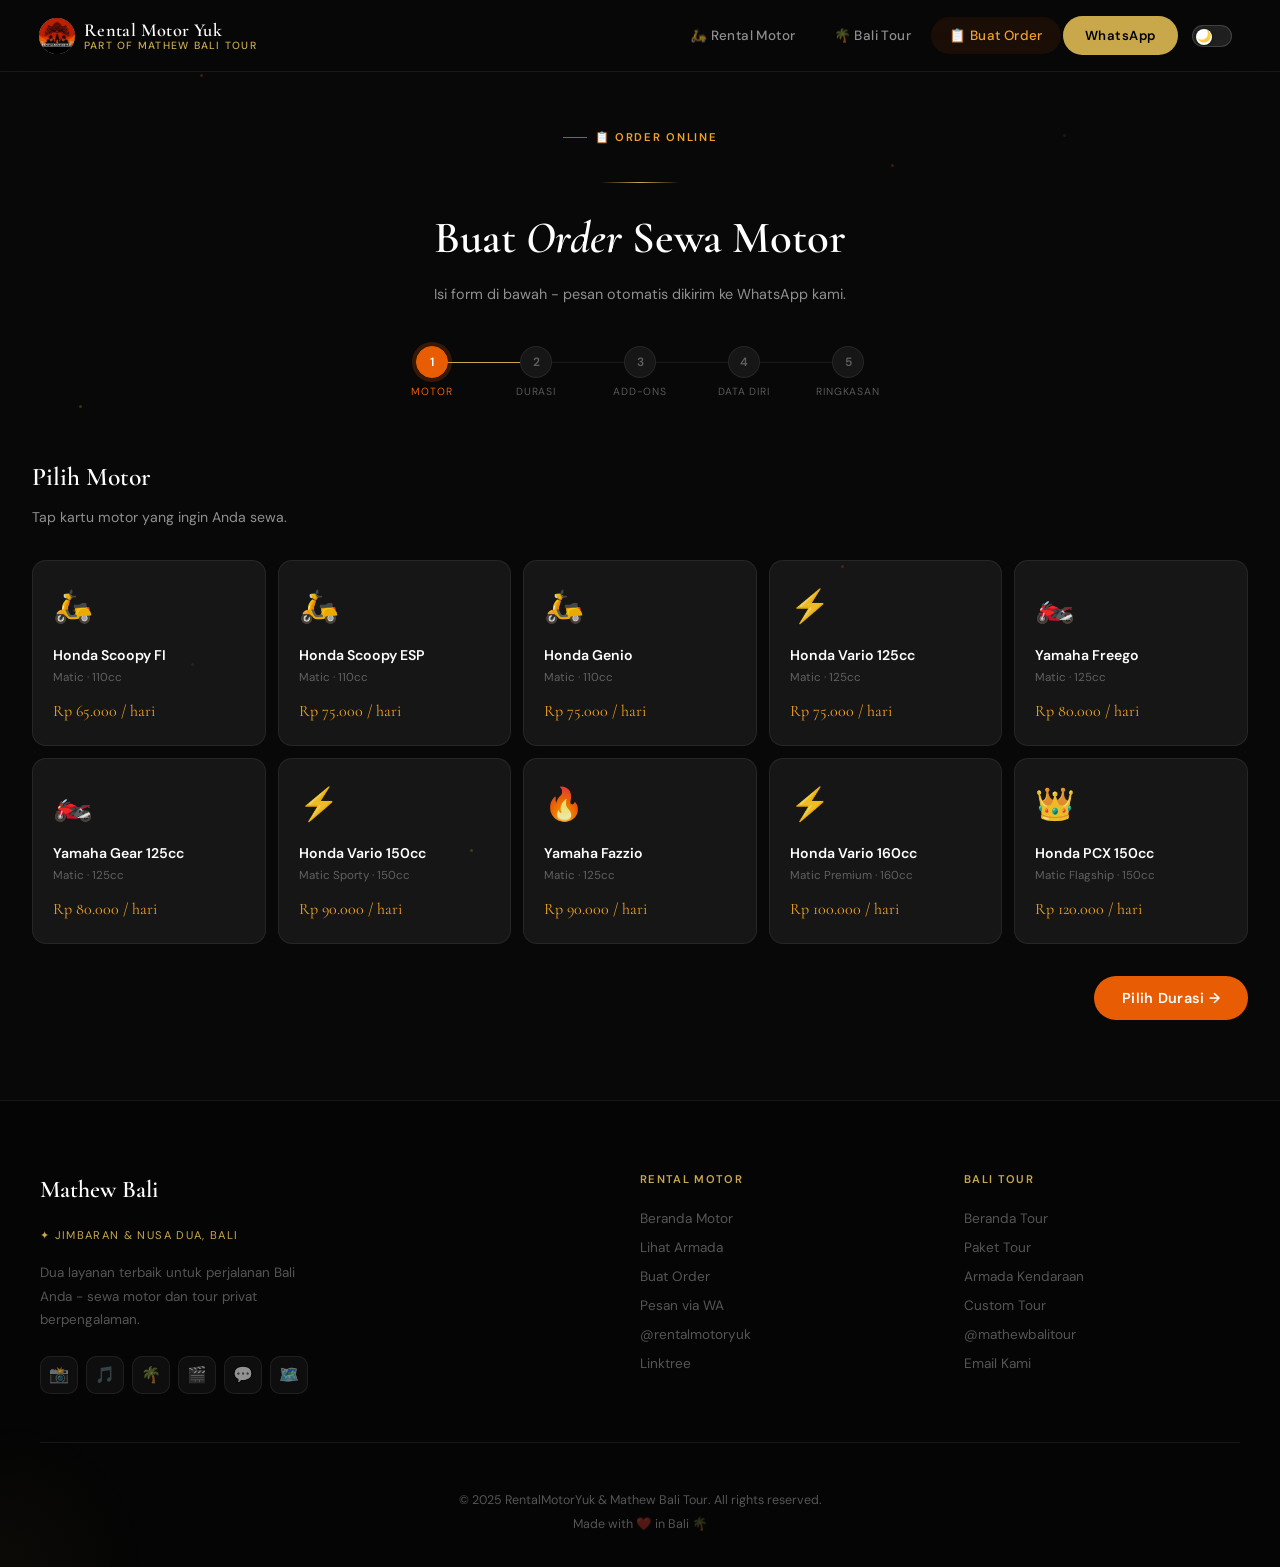
<file: order.html>
<!doctype html>
<html lang="id">
  <head>
    <meta charset="UTF-8" />
    <meta name="viewport" content="width=device-width, initial-scale=1.0" />
    <title>Buat Order Sewa Motor - Rental Motor Yuk Bali</title>
    <meta name="description" content="Buat order sewa motor Bali secara online. Pilih motor, durasi, add-ons, dan kirim langsung via WhatsApp ke Rental Motor Yuk." />

    <!-- Favicon -->
    <link rel="icon" type="image/svg+xml" href="logo/favicon.svg" />
    <link rel="shortcut icon" href="logo/favicon.svg" />
    <link rel="apple-touch-icon" href="logo/rentalmotoryuk-circle.png" />

    <!-- Open Graph -->
    <meta property="og:type" content="website" />
    <meta property="og:url" content="https://rentalmotoryuk.vercel.app/order.html" />
    <meta property="og:title" content="Buat Order Sewa Motor - Rental Motor Yuk Bali" />
    <meta property="og:description" content="Pilih motor, tentukan durasi & add-ons, lalu kirim pesanan langsung ke WhatsApp. Cepat, mudah, tanpa ribet." />
    <meta property="og:image" content="https://rentalmotoryuk.vercel.app/logo/rentalmotoryuk-circle.webp" />
    <meta property="og:image:width" content="400" />
    <meta property="og:image:height" content="400" />
    <meta property="og:locale" content="id_ID" />
    <meta property="og:site_name" content="Rental Motor Yuk" />
    <meta name="twitter:card" content="summary_large_image" />
    <meta name="twitter:title" content="Buat Order Sewa Motor - Rental Motor Yuk Bali" />
    <meta name="twitter:image" content="https://rentalmotoryuk.vercel.app/logo/rentalmotoryuk-circle.webp" />
    <meta name="robots" content="noindex" />
    <meta name="theme-color" content="#E85D04" />

    <link rel="preconnect" href="https://fonts.googleapis.com" />
    <link rel="preconnect" href="https://fonts.gstatic.com" crossorigin />
    <link
      href="https://fonts.googleapis.com/css2?family=Cormorant+Garamond:ital,wght@0,300;0,400;0,600;0,700;1,300;1,400&family=Tenor+Sans&family=DM+Sans:opsz,wght@9..40,300;9..40,400;9..40,500;9..40,600&display=swap"
      rel="stylesheet"
    />
    <link rel="stylesheet" href="css/style.css" />
    <!-- Anti-flash theme init -->
    <script>
      (function(){var t=localStorage.getItem('mathewbali-theme')||'dark';document.documentElement.setAttribute('data-theme',t);})();
    </script>
  </head>
  <body>
    <!-- ══════════════════════════════════════
     NAVBAR
══════════════════════════════════════ -->
    <nav class="navbar" id="navbar">
      <a href="index.html" class="nav-brand">
        <div class="nav-brand-logo" style="background:none;padding:0;">
            <img src="logo/rentalmotoryuk-circle.webp" alt="Rental Motor Yuk" style="width:36px;height:36px;object-fit:cover;border-radius:50%;">
          </div>
          <div class="nav-brand-text">
            <span class="nav-brand-name">Rental Motor Yuk</span>
            <span class="nav-brand-sub">Part of Mathew Bali Tour</span>
          </div>
      </a>

      <ul class="nav-links" id="navLinks">
        <li><a href="index.html" id="nav-motor">🛵 Rental Motor</a></li>
        <li><a href="tour.html" id="nav-tour">🌴 Bali Tour</a></li>
        <li><a href="order.html" class="active-motor">📋 Buat Order</a></li>
        <li>
          <a
            href="https://wa.me/6289669747910"
            target="_blank"
            class="nav-cta"
            onclick="closeMenu()"
            >WhatsApp</a
          >
        </li>
              <li id="theme-toggle-wrap">
          <div id="theme-toggle-track" onclick="toggleTheme()" title="Toggle light/dark mode">
            <div id="theme-toggle-thumb"><span id="theme-toggle-icon">🌙</span></div>
          </div>
        </li>
      </ul>

      <div class="hamburger" onclick="toggleMenu()" id="hamburger">
        <span></span><span></span><span></span>
      </div>
    </nav>

    <!-- ══════════════════════════════════════
     ORDER BUILDER
══════════════════════════════════════ -->
    <main
      style="
        padding: 120px 2rem 80px;
        min-height: 100vh;
        background: var(--dark-bg);
      "
    >
      <div class="order-wrap">
        <!-- Header -->
        <div class="order-header">
          <div
            class="section-eyebrow eyebrow-motor"
            style="justify-content: center"
          >
            📋 Order Online
          </div>
          <div class="gold-line center"></div>
          <h1
            style="
              font-family: var(--font-display);
              font-size: clamp(2rem, 4vw, 2.8rem);
              font-weight: 600;
              color: var(--white);
              margin-bottom: 0.5rem;
            "
          >
            Buat <em>Order</em> Sewa Motor
          </h1>
          <p style="color: var(--text-secondary); font-size: 0.9rem">
            Isi form di bawah - pesan otomatis dikirim ke WhatsApp kami.
          </p>

          <!-- Progress bar -->
          <div class="order-progress" id="orderProgress">
            <div class="progress-step active" data-step="1">
              <div class="progress-dot">1</div>
              <div class="progress-label">Motor</div>
            </div>
            <div class="progress-step" data-step="2">
              <div class="progress-dot">2</div>
              <div class="progress-label">Durasi</div>
            </div>
            <div class="progress-step" data-step="3">
              <div class="progress-dot">3</div>
              <div class="progress-label">Add-ons</div>
            </div>
            <div class="progress-step" data-step="4">
              <div class="progress-dot">4</div>
              <div class="progress-label">Data Diri</div>
            </div>
            <div class="progress-step" data-step="5">
              <div class="progress-dot">5</div>
              <div class="progress-label">Ringkasan</div>
            </div>
          </div>
        </div>

        <!-- ── STEP 1: Pilih Motor ── -->
        <div class="order-step active" id="step1">
          <div class="order-step-title">Pilih Motor</div>
          <div class="order-step-sub">
            Tap kartu motor yang ingin Anda sewa.
          </div>

          <div class="motor-selector-grid">
            <div
              class="motor-option"
              data-motor="Scoopy FI"
              data-harian="65000"
              data-mingguan="390000"
              data-bulanan="850000"
              onclick="selectMotor(this)"
            >
              <span class="motor-option-icon">🛵</span>
              <div class="motor-option-name">Honda Scoopy FI</div>
              <div class="motor-option-cc">Matic · 110cc</div>
              <div class="motor-option-price">Rp 65.000 / hari</div>
            </div>
            <div
              class="motor-option"
              data-motor="Scoopy ESP"
              data-harian="75000"
              data-mingguan="460000"
              data-bulanan="1050000"
              onclick="selectMotor(this)"
            >
              <span class="motor-option-icon">🛵</span>
              <div class="motor-option-name">Honda Scoopy ESP</div>
              <div class="motor-option-cc">Matic · 110cc</div>
              <div class="motor-option-price">Rp 75.000 / hari</div>
            </div>
            <div
              class="motor-option"
              data-motor="Genio"
              data-harian="75000"
              data-mingguan="460000"
              data-bulanan="1050000"
              onclick="selectMotor(this)"
            >
              <span class="motor-option-icon">🛵</span>
              <div class="motor-option-name">Honda Genio</div>
              <div class="motor-option-cc">Matic · 110cc</div>
              <div class="motor-option-price">Rp 75.000 / hari</div>
            </div>
            <div
              class="motor-option"
              data-motor="Vario 125cc"
              data-harian="75000"
              data-mingguan="460000"
              data-bulanan="1050000"
              onclick="selectMotor(this)"
            >
              <span class="motor-option-icon">⚡</span>
              <div class="motor-option-name">Honda Vario 125cc</div>
              <div class="motor-option-cc">Matic · 125cc</div>
              <div class="motor-option-price">Rp 75.000 / hari</div>
            </div>
            <div
              class="motor-option"
              data-motor="Freego"
              data-harian="80000"
              data-mingguan="490000"
              data-bulanan="1100000"
              onclick="selectMotor(this)"
            >
              <span class="motor-option-icon">🏍️</span>
              <div class="motor-option-name">Yamaha Freego</div>
              <div class="motor-option-cc">Matic · 125cc</div>
              <div class="motor-option-price">Rp 80.000 / hari</div>
            </div>
            <div
              class="motor-option"
              data-motor="Gear 125cc"
              data-harian="80000"
              data-mingguan="490000"
              data-bulanan="1100000"
              onclick="selectMotor(this)"
            >
              <span class="motor-option-icon">🏍️</span>
              <div class="motor-option-name">Yamaha Gear 125cc</div>
              <div class="motor-option-cc">Matic · 125cc</div>
              <div class="motor-option-price">Rp 80.000 / hari</div>
            </div>
            <div
              class="motor-option"
              data-motor="Vario 150cc"
              data-harian="90000"
              data-mingguan="560000"
              data-bulanan="1250000"
              onclick="selectMotor(this)"
            >
              <span class="motor-option-icon">⚡</span>
              <div class="motor-option-name">Honda Vario 150cc</div>
              <div class="motor-option-cc">Matic Sporty · 150cc</div>
              <div class="motor-option-price">Rp 90.000 / hari</div>
            </div>
            <div
              class="motor-option"
              data-motor="Fazzio"
              data-harian="90000"
              data-mingguan="560000"
              data-bulanan="1300000"
              onclick="selectMotor(this)"
            >
              <span class="motor-option-icon">🔥</span>
              <div class="motor-option-name">Yamaha Fazzio</div>
              <div class="motor-option-cc">Matic · 125cc</div>
              <div class="motor-option-price">Rp 90.000 / hari</div>
            </div>
            <div
              class="motor-option"
              data-motor="Vario 160cc"
              data-harian="100000"
              data-mingguan="625000"
              data-bulanan="1400000"
              onclick="selectMotor(this)"
            >
              <span class="motor-option-icon">⚡</span>
              <div class="motor-option-name">Honda Vario 160cc</div>
              <div class="motor-option-cc">Matic Premium · 160cc</div>
              <div class="motor-option-price">Rp 100.000 / hari</div>
            </div>
            <div
              class="motor-option"
              data-motor="PCX 150cc"
              data-harian="120000"
              data-mingguan="700000"
              data-bulanan="1600000"
              onclick="selectMotor(this)"
            >
              <span class="motor-option-icon">👑</span>
              <div class="motor-option-name">Honda PCX 150cc</div>
              <div class="motor-option-cc">Matic Flagship · 150cc</div>
              <div class="motor-option-price">Rp 120.000 / hari</div>
            </div>
          </div>

          <div
            id="step1-error"
            style="
              display: none;
              color: #ff6b6b;
              font-size: 0.85rem;
              margin-bottom: 1rem;
            "
          >
            ⚠️ Silakan pilih motor terlebih dahulu.
          </div>

          <div class="order-nav">
            <div></div>
            <button class="btn-next" onclick="goStep(2)">Pilih Durasi →</button>
          </div>
        </div>

        <!-- ── STEP 2: Durasi ── -->
        <div class="order-step" id="step2">
          <div class="order-step-title">Durasi Sewa</div>
          <div class="order-step-sub">Pilih tipe durasi dan jumlahnya.</div>

          <div class="duration-type-toggle">
            <button
              class="toggle-btn active"
              id="btn-harian"
              onclick="setDurationType('harian')"
            >
              Harian
            </button>
            <button
              class="toggle-btn"
              id="btn-mingguan"
              onclick="setDurationType('mingguan')"
            >
              Mingguan
            </button>
            <button
              class="toggle-btn"
              id="btn-bulanan"
              onclick="setDurationType('bulanan')"
            >
              Bulanan
            </button>
          </div>

          <div class="duration-input-wrap">
            <span class="duration-label" id="duration-unit-label"
              >Berapa hari?</span
            >
            <div class="duration-counter">
              <button class="counter-btn" onclick="changeQty(-1)">−</button>
              <span class="counter-num" id="durasiNum">1</span>
              <button class="counter-btn" onclick="changeQty(1)">+</button>
            </div>
          </div>

          <div class="price-preview-box" id="pricePreview">
            <div>
              <div class="price-preview-label" id="pricePreviewDesc">
                Estimasi biaya sewa motor
              </div>
              <div
                style="
                  font-size: 0.78rem;
                  color: var(--text-muted);
                  margin-top: 2px;
                "
                id="pricePreviewNote"
              ></div>
            </div>
            <div class="price-preview-value" id="pricePreviewVal">-</div>
          </div>

          <div class="order-nav">
            <button class="btn-prev" onclick="goStep(1)">← Kembali</button>
            <button class="btn-next" onclick="goStep(3)">
              Pilih Add-ons →
            </button>
          </div>
        </div>

        <!-- ── STEP 3: Add-ons ── -->
        <div class="order-step" id="step3">
          <div class="order-step-title">Aksesori Tambahan</div>
          <div class="order-step-sub">
            Pilih aksesori yang ingin ditambahkan (opsional).
          </div>

          <div class="addon-checkbox-grid">
            <div class="addon-check-item" id="addon-phoneholder" onclick="toggleAddon(this)">
              <div class="addon-check-mark">✓</div>
              <span class="addon-check-icon">📱</span>
              <div class="addon-check-name">Phone Holder</div>
              <div class="addon-check-price">Rp 10.000</div>
            </div>
            <div class="addon-check-item" id="addon-phonecloth" onclick="toggleAddon(this)">
              <div class="addon-check-mark">✓</div>
              <span class="addon-check-icon">🧻</span>
              <div class="addon-check-name">Phone Cloth</div>
              <div class="addon-check-price">Rp 5.000</div>
            </div>
            <div class="addon-check-item" id="addon-raincoat" onclick="toggleAddon(this)">
              <div class="addon-check-mark">✓</div>
              <span class="addon-check-icon">🧥</span>
              <div class="addon-check-name">Rain Coat</div>
              <div class="addon-check-price">Rp 10.000</div>
            </div>
            <div class="addon-check-item" id="addon-kidhelmet" onclick="toggleAddon(this)">
              <div class="addon-check-mark">✓</div>
              <span class="addon-check-icon">⛑️</span>
              <div class="addon-check-name">Kid Helmet</div>
              <div class="addon-check-price">Rp 20.000</div>
            </div>
            <div class="addon-check-item" id="addon-powerbank" onclick="toggleAddon(this)">
              <div class="addon-check-mark">✓</div>
              <span class="addon-check-icon">🔋</span>
              <div class="addon-check-name">Power Bank</div>
              <div class="addon-check-price" id="powerbank-price-label">
                Rp 10.000 / hari
              </div>
            </div>
            <div class="addon-check-item" id="addon-charger" onclick="toggleAddon(this)">
              <div class="addon-check-mark">✓</div>
              <span class="addon-check-icon">🔌</span>
              <div class="addon-check-name">Charger HP</div>
              <div class="addon-check-price">Rp 20.000</div>
            </div>
          </div>

          <!-- Addon total preview -->
          <div
            class="price-preview-box"
            id="addonPreview"
            style="display: none"
          >
            <div class="price-preview-label">Total Add-ons</div>
            <div class="price-preview-value" id="addonPreviewVal">Rp 0</div>
          </div>

          <div class="order-nav">
            <button class="btn-prev" onclick="goStep(2)">← Kembali</button>
            <button class="btn-next" onclick="goStep(4)">
              Isi Data Diri →
            </button>
          </div>
        </div>

        <!-- ── STEP 4: Data Diri ── -->
        <div class="order-step" id="step4">
          <div class="order-step-title">Data Diri</div>
          <div class="order-step-sub">Lengkapi informasi pemesanan Anda.</div>

          <div class="order-form-group">
            <label class="order-label" for="inputNama">Nama Penyewa</label>
            <input
              type="text"
              id="inputNama"
              class="order-input"
              placeholder="Contoh: Budi Santoso"
              oninput="clearFieldError('inputNama')"
            />
          </div>

          <div class="order-input-row">
            <div class="order-form-group">
              <label class="order-label" for="inputTanggal"
                >Tanggal Mulai</label
              >
              <input
                type="date"
                id="inputTanggal"
                class="order-input"
                onchange="
                  updateEndDate();
                  clearFieldError('inputTanggal');
                "
              />
            </div>
            <div class="order-form-group">
              <label class="order-label" for="inputJam">Jam Mulai</label>
              <input
                type="time"
                id="inputJam"
                class="order-input"
                value="10:00"
                onchange="updateEndDate()"
              />
            </div>
          </div>

          <!-- Tanggal selesai (readonly, auto-calculated) -->
          <div class="order-form-group">
            <label class="order-label">Tanggal Selesai (Otomatis)</label>
            <div
              id="tanggalSelesaiBox"
              style="
                background: var(--dark-card);
                border: 1px solid var(--gold-border);
                border-radius: 12px;
                padding: 12px 16px;
                font-size: 0.9rem;
                color: var(--gold);
                font-family: var(--font-display);
                font-weight: 600;
                min-height: 46px;
                display: flex;
                align-items: center;
              "
            >
              <span
                id="tanggalSelesaiText"
                style="
                  color: var(--text-muted);
                  font-family: var(--font-body);
                  font-weight: 400;
                  font-size: 0.85rem;
                "
              >
                Isi tanggal & jam mulai terlebih dahulu
              </span>
            </div>
          </div>

          <div class="order-form-group">
            <label class="order-label" for="inputLokasi"
              >Lokasi Pengantaran</label
            >
            <textarea
              id="inputLokasi"
              class="order-input"
              rows="3"
              placeholder="Contoh: Kuta Beach Hotel, Jl. Pantai Kuta No.1, Kuta - Bali"
              style="resize: vertical; min-height: 80px"
              oninput="clearFieldError('inputLokasi')"
            ></textarea>
          </div>

          <div
            id="step4-error"
            style="
              display: none;
              color: #ff6b6b;
              font-size: 0.85rem;
              margin-bottom: 1rem;
            "
          ></div>

          <div class="order-nav">
            <button class="btn-prev" onclick="goStep(3)">← Kembali</button>
            <button class="btn-next" onclick="goStep(5)">
              Lihat Ringkasan →
            </button>
          </div>
        </div>

        <!-- ── STEP 5: Ringkasan & Kirim ── -->
        <div class="order-step" id="step5">
          <div class="order-step-title">Ringkasan Order</div>
          <div class="order-step-sub">
            Periksa kembali detail order sebelum dikirim.
          </div>

          <div class="summary-card">
            <div class="summary-title">📋 Detail Pemesanan</div>

            <div class="summary-row">
              <span class="summary-key">👤 Nama Penyewa</span>
              <span class="summary-val" id="sum-nama">-</span>
            </div>
            <div class="summary-row">
              <span class="summary-key">🛵 Unit Motor</span>
              <span class="summary-val" id="sum-motor">-</span>
            </div>
            <div class="summary-row">
              <span class="summary-key">📅 Durasi Sewa</span>
              <span class="summary-val" id="sum-durasi">-</span>
            </div>
            <div class="summary-row">
              <span class="summary-key">🗓️ Tanggal Mulai</span>
              <span class="summary-val" id="sum-mulai">-</span>
            </div>
            <div class="summary-row">
              <span class="summary-key">🗓️ Tanggal Selesai</span>
              <span class="summary-val" id="sum-selesai">-</span>
            </div>
            <div class="summary-row" id="sum-addons-row">
              <span class="summary-key">➕ Add-ons</span>
              <span class="summary-val" id="sum-addons">-</span>
            </div>
            <div class="summary-row">
              <span class="summary-key">📍 Lokasi Pengantaran</span>
              <span class="summary-val" id="sum-lokasi">-</span>
            </div>
          </div>

          <!-- Rincian biaya -->
          <div class="summary-card">
            <div class="summary-title">💰 Rincian Biaya</div>
            <div class="summary-row">
              <span class="summary-key">Sewa Motor</span>
              <span class="summary-val" id="sum-biaya-motor">-</span>
            </div>
            <div class="summary-row" id="sum-biaya-addons-row">
              <span class="summary-key">Total Add-ons</span>
              <span class="summary-val" id="sum-biaya-addons">-</span>
            </div>
            <div class="summary-total-row">
              <span class="summary-total-label">⚡ Estimasi Total</span>
              <span class="summary-total-value" id="sum-total">-</span>
            </div>
          </div>

          <p class="note-text">
            * Estimasi total belum termasuk biaya antar-jemput. Konfirmasi resmi
            & total final dari admin Mathew. 🙏
          </p>

          <div class="order-nav" style="margin-top: 1.5rem">
            <button class="btn-prev" onclick="goStep(4)">← Ubah Data</button>
            <button class="btn-send-wa" onclick="kirimWA()">
              💬 Kirim via WhatsApp
            </button>
          </div>
        </div>
      </div>
    </main>

    <!-- ══════════════════════════════════════
     FOOTER
══════════════════════════════════════ -->
    <footer>
      <div class="footer-inner">
        <div class="footer-top">
          <div>
            <div class="footer-brand-name">Mathew Bali</div>
            <div class="footer-brand-tagline">✦ Jimbaran & Nusa Dua, Bali</div>
            <p class="footer-brand-desc">
              Dua layanan terbaik untuk perjalanan Bali Anda - sewa motor dan
              tour privat berpengalaman.
            </p>
            <div class="footer-socials">
              <a
                href="https://www.instagram.com/rentalmotoryuk"
                target="_blank"
                class="social-btn"
                title="Instagram Rental Motor"
                >📸</a
              >
              <a
                href="https://www.tiktok.com/@rentalmotoryuk"
                target="_blank"
                class="social-btn"
                title="TikTok Rental Motor"
                >🎵</a
              >
              <a
                href="https://www.instagram.com/mathewbalitour"
                target="_blank"
                class="social-btn"
                title="Instagram Bali Tour"
                >🌴</a
              >
              <a
                href="https://www.tiktok.com/@mathewbalitour"
                target="_blank"
                class="social-btn"
                title="TikTok Bali Tour"
                >🎬</a
              >
              <a
                href="https://wa.me/6289669747910"
                target="_blank"
                class="social-btn"
                title="WhatsApp"
                >💬</a
              >
              <a
                href="https://maps.app.goo.gl/8phzsVdAwPXBimxo9"
                target="_blank"
                class="social-btn"
                title="Google Maps"
                >🗺️</a
              >
            </div>
          </div>
          <div class="footer-col">
            <div class="footer-col-title">Rental Motor</div>
            <a href="index.html">Beranda Motor</a>
            <a href="index.html#armada">Lihat Armada</a>
            <a href="order.html">Buat Order</a>
            <a
              href="https://wa.me/6289669747910?text=Halo,%20saya%20ingin%20sewa%20motor"
              target="_blank"
              >Pesan via WA</a
            >
            <a href="https://www.instagram.com/rentalmotoryuk" target="_blank"
              >@rentalmotoryuk</a
            >
            <a href="https://linktr.ee/RentalMotorYuk" target="_blank"
              >Linktree</a
            >
          </div>
          <div class="footer-col">
            <div class="footer-col-title">Bali Tour</div>
            <a href="tour.html">Beranda Tour</a>
            <a href="tour.html#packages">Paket Tour</a>
            <a href="tour.html#armada-tour">Armada Kendaraan</a>
            <a
              href="https://wa.me/6289669747910?text=Halo,%20saya%20ingin%20info%20Bali%20Tour"
              target="_blank"
              >Custom Tour</a
            >
            <a href="https://www.instagram.com/mathewbalitour" target="_blank"
              >@mathewbalitour</a
            >
            <a href="mailto:mathewbalitour@gmail.com">Email Kami</a>
          </div>
        </div>
        <div class="footer-bottom">
          <span
            >© 2025 RentalMotorYuk & Mathew Bali Tour. All rights
            reserved.</span
          >
          <span>Made with ❤️ in Bali 🌴</span>
        </div>
      </div>
    </footer>

    <script src="js/main.js"></script>
    <script>
      /* ═══════════════════════════════════
         ORDER BUILDER LOGIC
         ═══════════════════════════════════ */

      // ── State ──
      const state = {
        motor: null, // { name, harian, mingguan, bulanan }
        durType: "harian", // 'harian' | 'mingguan' | 'bulanan'
        durQty: 1,
        addons: {}, // { phoneholder: true, ... }
        nama: "",
        tglMulai: "",
        jam: "10:00",
        tglSelesai: "",
        lokasi: "",
      };

      // ── Motor prices ──
      const motorPrices = {
        "Scoopy FI": { harian: 65000, mingguan: 390000, bulanan: 850000 },
        "Scoopy ESP": { harian: 75000, mingguan: 460000, bulanan: 1050000 },
        Genio: { harian: 75000, mingguan: 460000, bulanan: 1050000 },
        "Vario 125cc": { harian: 75000, mingguan: 460000, bulanan: 1050000 },
        Freego: { harian: 80000, mingguan: 490000, bulanan: 1100000 },
        "Gear 125cc": { harian: 80000, mingguan: 490000, bulanan: 1100000 },
        "Vario 150cc": { harian: 90000, mingguan: 560000, bulanan: 1250000 },
        Fazzio: { harian: 90000, mingguan: 560000, bulanan: 1300000 },
        "Vario 160cc": { harian: 100000, mingguan: 625000, bulanan: 1400000 },
        "PCX 150cc": { harian: 120000, mingguan: 700000, bulanan: 1600000 },
      };

      // ── Addon definitions ──
      const addonDefs = {
        phoneholder: {
          name: "Phone Holder",
          icon: "📱",
          flat: 10000,
          perDay: false,
        },
        phonecloth: {
          name: "Phone Cloth",
          icon: "🧻",
          flat: 5000,
          perDay: false,
        },
        raincoat: { name: "Rain Coat", icon: "🧥", flat: 10000, perDay: false },
        kidhelmet: {
          name: "Kid Helmet",
          icon: "⛑️",
          flat: 20000,
          perDay: false,
        },
        powerbank: { name: "Power Bank", icon: "🔋", flat: null, perDay: true },
        charger: { name: "Charger HP", icon: "🔌", flat: 20000, perDay: false },
      };

      // ── Helpers ──
      function fmt(num) {
        return "Rp " + num.toLocaleString("id-ID");
      }

      function getDurDays() {
        if (state.durType === "harian") return state.durQty;
        if (state.durType === "mingguan") return state.durQty * 7;
        if (state.durType === "bulanan") return state.durQty * 30;
        return state.durQty;
      }

      function getMotorCost() {
        if (!state.motor) return 0;
        return motorPrices[state.motor][state.durType] * state.durQty;
      }

      function getPowerbankCost() {
        // Power Bank: Rp 10.000/hari, Rp 50.000/7 hari (per minggu)
        const days = getDurDays();
        const weeks = Math.floor(days / 7);
        const remDays = days % 7;
        return weeks * 50000 + remDays * 10000;
      }

      function getAddonCost(key) {
        if (!state.addons[key]) return 0;
        if (key === "powerbank") return getPowerbankCost();
        return addonDefs[key].flat;
      }

      function getTotalAddons() {
        return Object.keys(addonDefs).reduce(
          (sum, k) => sum + getAddonCost(k),
          0,
        );
      }

      function formatDateID(dateStr) {
        if (!dateStr) return "-";
        const d = new Date(dateStr + "T00:00:00");
        const days = [
          "Minggu",
          "Senin",
          "Selasa",
          "Rabu",
          "Kamis",
          "Jumat",
          "Sabtu",
        ];
        const months = [
          "Jan",
          "Feb",
          "Mar",
          "Apr",
          "Mei",
          "Jun",
          "Jul",
          "Ags",
          "Sep",
          "Okt",
          "Nov",
          "Des",
        ];
        return `${days[d.getDay()]}, ${String(d.getDate()).padStart(2, "0")}/${String(d.getMonth() + 1).padStart(2, "0")}/${d.getFullYear()}`;
      }

      function formatDateLong(dateStr) {
        if (!dateStr) return "-";
        const d = new Date(dateStr + "T00:00:00");
        const days = [
          "Minggu",
          "Senin",
          "Selasa",
          "Rabu",
          "Kamis",
          "Jumat",
          "Sabtu",
        ];
        const months = [
          "Januari",
          "Februari",
          "Maret",
          "April",
          "Mei",
          "Juni",
          "Juli",
          "Agustus",
          "September",
          "Oktober",
          "November",
          "Desember",
        ];
        return `${days[d.getDay()]}, ${d.getDate()} ${months[d.getMonth()]} ${d.getFullYear()}`;
      }

      function calcEndDate() {
        if (!state.tglMulai) return "";
        const start = new Date(state.tglMulai + "T00:00:00");
        const days = getDurDays();
        const end = new Date(start);
        end.setDate(end.getDate() + days);
        return end.toISOString().split("T")[0];
      }

      // ── Step navigation ──
      function goStep(n) {
        // Validate before proceeding
        if (n > 1 && !validateStep(n - 1)) return;

        const steps = document.querySelectorAll(".order-step");
        steps.forEach((s) => s.classList.remove("active"));
        document.getElementById("step" + n).classList.add("active");

        const dots = document.querySelectorAll(".progress-step");
        dots.forEach((d, i) => {
          d.classList.remove("active", "done");
          if (i + 1 < n) d.classList.add("done");
          if (i + 1 === n) d.classList.add("active");
        });

        // If going to step 5, populate summary
        if (n === 5) buildSummary();

        window.scrollTo({ top: 0, behavior: "smooth" });
      }

      function validateStep(n) {
        if (n === 1) {
          if (!state.motor) {
            document.getElementById("step1-error").style.display = "block";
            return false;
          }
          document.getElementById("step1-error").style.display = "none";
        }
        if (n === 4) {
          const nama = document.getElementById("inputNama").value.trim();
          const tgl = document.getElementById("inputTanggal").value;
          const lok = document.getElementById("inputLokasi").value.trim();
          const errEl = document.getElementById("step4-error");
          if (!nama || !tgl || !lok) {
            errEl.textContent =
              "⚠️ Nama, tanggal mulai, dan lokasi pengantaran wajib diisi.";
            errEl.style.display = "block";
            if (!nama)
              document.getElementById("inputNama").style.borderColor =
                "#ff6b6b";
            if (!tgl)
              document.getElementById("inputTanggal").style.borderColor =
                "#ff6b6b";
            if (!lok)
              document.getElementById("inputLokasi").style.borderColor =
                "#ff6b6b";
            return false;
          }
          errEl.style.display = "none";
          state.nama = nama;
          state.tglMulai = tgl;
          state.jam = document.getElementById("inputJam").value || "10:00";
          state.lokasi = lok;
          state.tglSelesai = calcEndDate();
        }
        return true;
      }

      function clearFieldError(id) {
        document.getElementById(id).style.borderColor = "";
      }

      // ── Step 1: Select motor ──
      function selectMotor(el) {
        document
          .querySelectorAll(".motor-option")
          .forEach((e) => e.classList.remove("selected"));
        el.classList.add("selected");
        state.motor = el.dataset.motor;
        document.getElementById("step1-error").style.display = "none";
        updatePricePreview();
        updatePowerbankLabel();
      }

      // ── Step 2: Duration ──
      function setDurationType(type) {
        state.durType = type;
        state.durQty = 1;
        document.getElementById("durasiNum").textContent = "1";
        ["harian", "mingguan", "bulanan"].forEach((t) => {
          document
            .getElementById("btn-" + t)
            .classList.toggle("active", t === type);
        });
        const labels = {
          harian: "Berapa hari?",
          mingguan: "Berapa minggu?",
          bulanan: "Berapa bulan?",
        };
        document.getElementById("duration-unit-label").textContent =
          labels[type];
        updatePricePreview();
        updatePowerbankLabel();
        updateEndDate();
      }

      function changeQty(delta) {
        const min = 1;
        state.durQty = Math.max(min, state.durQty + delta);
        document.getElementById("durasiNum").textContent = state.durQty;
        updatePricePreview();
        updatePowerbankLabel();
        updateEndDate();
      }

      function updatePricePreview() {
        if (!state.motor) {
          document.getElementById("pricePreviewVal").textContent = "-";
          document.getElementById("pricePreviewDesc").textContent =
            "Estimasi biaya sewa motor";
          document.getElementById("pricePreviewNote").textContent = "";
          return;
        }
        const cost = getMotorCost();
        const unitLabels = {
          harian: "hari",
          mingguan: "minggu",
          bulanan: "bulan",
        };
        document.getElementById("pricePreviewVal").textContent = fmt(cost);
        document.getElementById("pricePreviewDesc").textContent =
          `${state.motor} · ${state.durQty} ${unitLabels[state.durType]}`;
        document.getElementById("pricePreviewNote").textContent =
          `(${fmt(motorPrices[state.motor][state.durType])} × ${state.durQty})`;
      }

      // ── Step 3: Addons ──
      function toggleAddon(el) {
        el.classList.toggle("checked");
        const key = el.id.replace("addon-", "");
        state.addons[key] = el.classList.contains("checked");
        const total = getTotalAddons();
        const preview = document.getElementById("addonPreview");
        if (total > 0) {
          preview.style.display = "flex";
          document.getElementById("addonPreviewVal").textContent = fmt(total);
        } else {
          preview.style.display = "none";
        }
      }

      function updatePowerbankLabel() {
        const days = getDurDays();
        const cost = getPowerbankCost();
        document.getElementById("powerbank-price-label").textContent =
          days >= 7
            ? `${fmt(cost)} (${Math.floor(days / 7)} mgg${days % 7 > 0 ? " + " + (days % 7) + " hr" : ""})`
            : `${fmt(cost)} (${days} hari)`;
      }

      // ── Step 4: End date calc ──
      function updateEndDate() {
        const tgl = document.getElementById("inputTanggal").value;
        const jam = document.getElementById("inputJam").value || "10:00";
        state.tglMulai = tgl;
        state.jam = jam;
        if (!tgl) {
          document.getElementById("tanggalSelesaiText").style.color =
            "var(--text-muted)";
          document.getElementById("tanggalSelesaiText").style.fontFamily =
            "var(--font-body)";
          document.getElementById("tanggalSelesaiText").textContent =
            "Isi tanggal & jam mulai terlebih dahulu";
          return;
        }
        const end = calcEndDate();
        state.tglSelesai = end;
        const txt = document.getElementById("tanggalSelesaiText");
        txt.style.color = "var(--gold)";
        txt.style.fontFamily = "var(--font-display)";
        txt.style.fontWeight = "600";
        txt.style.fontSize = "1rem";
        txt.textContent = `${formatDateLong(end)} · ${jam} WIB`;
      }

      // ── Step 5: Build summary ──
      function buildSummary() {
        const durLabels = {
          harian: "Harian",
          mingguan: "Mingguan",
          bulanan: "Bulanan",
        };
        const unitLabels = {
          harian: "Hari",
          mingguan: "Minggu",
          bulanan: "Bulan",
        };

        document.getElementById("sum-nama").textContent = state.nama;
        document.getElementById("sum-motor").textContent = state.motor;
        document.getElementById("sum-durasi").textContent =
          `${state.durQty} ${unitLabels[state.durType]} (${durLabels[state.durType]})`;
        document.getElementById("sum-mulai").textContent =
          `${formatDateLong(state.tglMulai)} · ${state.jam} WIB`;
        document.getElementById("sum-selesai").textContent =
          `${formatDateLong(state.tglSelesai)} · ${state.jam} WIB`;

        // Addons
        const checkedAddons = Object.keys(state.addons).filter(
          (k) => state.addons[k],
        );
        if (checkedAddons.length) {
          const lines = checkedAddons.map((k) => {
            const cost = getAddonCost(k);
            const label =
              k === "powerbank"
                ? `Power Bank (${getDurDays()} hari)`
                : addonDefs[k].name;
            return `${label} - ${fmt(cost)}`;
          });
          document.getElementById("sum-addons").innerHTML = lines.join("<br>");
        } else {
          document.getElementById("sum-addons").textContent = "Tidak ada";
        }

        document.getElementById("sum-lokasi").textContent = state.lokasi;

        // Biaya
        const motorCost = getMotorCost();
        const addonCost = getTotalAddons();
        const total = motorCost + addonCost;

        document.getElementById("sum-biaya-motor").textContent = fmt(motorCost);
        if (addonCost > 0) {
          document.getElementById("sum-biaya-addons-row").style.display =
            "flex";
          document.getElementById("sum-biaya-addons").textContent =
            fmt(addonCost);
        } else {
          document.getElementById("sum-biaya-addons-row").style.display =
            "none";
        }
        document.getElementById("sum-total").textContent = fmt(total);
      }

      // ── Kirim WA ──
      function kirimWA() {
        const durLabels = {
          harian: "Harian",
          mingguan: "Mingguan",
          bulanan: "Bulanan",
        };
        const unitLabels = {
          harian: "Hari",
          mingguan: "Minggu",
          bulanan: "Bulan",
        };

        const checkedAddons = Object.keys(state.addons).filter(
          (k) => state.addons[k],
        );
        let addonsLines = "";
        if (checkedAddons.length) {
          addonsLines = checkedAddons
            .map((k) => {
              const cost = getAddonCost(k);
              const label =
                k === "powerbank"
                  ? `Power Bank (${getDurDays()} hari)`
                  : addonDefs[k].name;
              return `• ${label} - ${fmt(cost)}`;
            })
            .join("\n");
        } else {
          addonsLines = "• Tidak ada";
        }

        const motorCost = getMotorCost();
        const addonCost = getTotalAddons();
        const total = motorCost + addonCost;

        const msg = [
          "*FORM PEMESANAN SEWA MOTOR*",
          "",
          "*Nama Penyewa:* " + state.nama,
          "*Unit Motor:* " + state.motor,
          "*Durasi Sewa:* " + state.durQty + " " + unitLabels[state.durType] + " (" + durLabels[state.durType] + ")",
          "*Tanggal Mulai:* " + formatDateID(state.tglMulai) + " - " + state.jam + " WIB",
          "*Tanggal Selesai:* " + formatDateID(state.tglSelesai) + " - " + state.jam + " WIB",
          "*Add-ons:*",
          addonsLines,
          "*Lokasi Pengantaran:* " + state.lokasi,
          "",
          "---",
          "*Rincian Biaya:*",
          "- Sewa Motor: " + fmt(motorCost),
          addonCost > 0 ? "- Total Add-ons: " + fmt(addonCost) : null,
          "*ESTIMASI TOTAL: " + fmt(total) + "*",
          "",
          "Mohon konfirmasi ketersediaan unit dan totalan resminya ya, Admin. Terima kasih!"
        ].filter(l => l !== null).join("\n");
        const waUrl =
          "https://wa.me/6289669747910?text=" + encodeURIComponent(msg);
        window.open(waUrl, "_blank");
      }

      // ── Init ──
      document.addEventListener("DOMContentLoaded", function () {
        // Set min date to today
        const today = new Date().toISOString().split("T")[0];
        document.getElementById("inputTanggal").min = today;
        updatePricePreview();
        updatePowerbankLabel();
      });
    </script>
  </body>
</html>
</file>
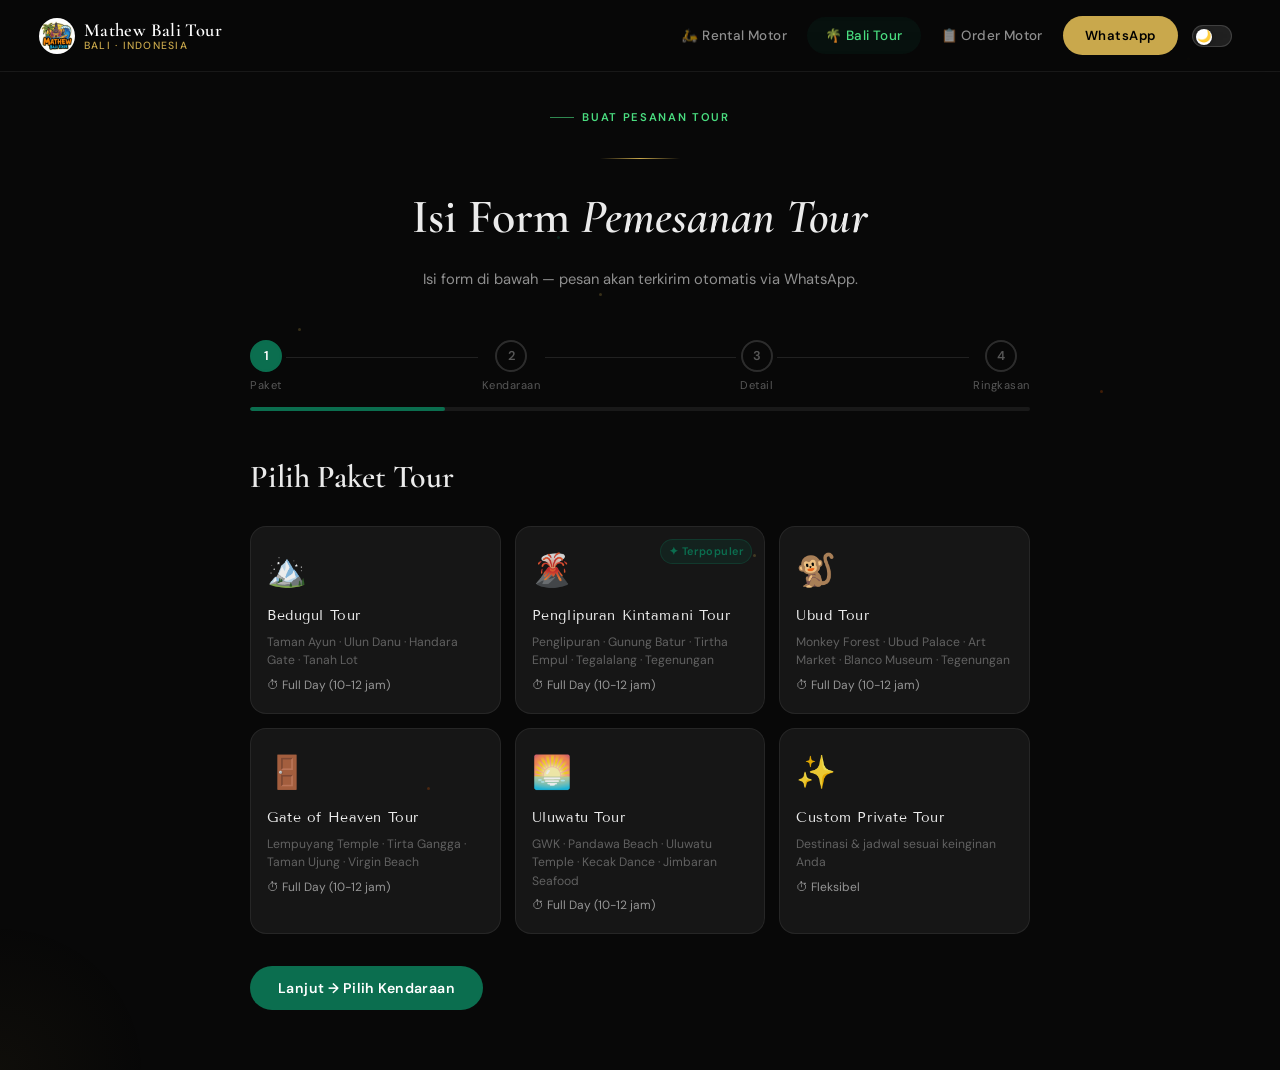
<file: tour-order.html>
<!doctype html>
<html lang="id">
  <head>
    <meta charset="UTF-8" />
    <meta name="viewport" content="width=device-width, initial-scale=1.0" />
    <title>Buat Order Tour - Mathew Bali Tour</title>
    <meta
      name="description"
      content="Buat pesanan Bali Tour secara online. Pilih paket, kendaraan, dan tanggal - pesan langsung via WhatsApp."
    />

    <!-- Favicon -->
    <link rel="icon" type="image/svg+xml" href="logo/favicon.svg" />
    <link rel="shortcut icon" href="logo/favicon.svg" />
    <link rel="apple-touch-icon" href="logo/mathewbalitour.png" />

    <!-- Open Graph -->
    <meta property="og:type" content="website" />
    <meta
      property="og:url"
      content="https://mathewbali.vercel.app/tour-order.html"
    />
    <meta property="og:title" content="Buat Order Tour - Mathew Bali Tour" />
    <meta
      property="og:description"
      content="Pilih paket tour Bali, kendaraan, dan tanggal perjalanan. Kirim pesanan langsung ke WhatsApp."
    />
    <meta
      property="og:image"
      content="https://mathewbali.vercel.app/logo/mathewbalitour.png"
    />
    <meta property="og:image:width" content="400" />
    <meta property="og:image:height" content="400" />
    <meta property="og:locale" content="id_ID" />
    <meta property="og:site_name" content="Mathew Bali Tour" />
    <meta name="twitter:card" content="summary_large_image" />
    <meta name="twitter:title" content="Buat Order Tour - Mathew Bali Tour" />
    <meta
      name="twitter:image"
      content="https://mathewbali.vercel.app/logo/mathewbalitour.png"
    />
    <meta name="robots" content="noindex" />
    <meta name="theme-color" content="#0B6E4F" />

    <link rel="preconnect" href="https://fonts.googleapis.com" />
    <link rel="preconnect" href="https://fonts.gstatic.com" crossorigin />
    <link
      href="https://fonts.googleapis.com/css2?family=Cormorant+Garamond:ital,wght@0,300;0,400;0,600;0,700;1,400&family=Tenor+Sans&family=DM+Sans:opsz,wght@9..40,300;9..40,400;9..40,500;9..40,600&display=swap"
      rel="stylesheet"
    />
    <link rel="stylesheet" href="css/style.css" />

    <style>
      /* Tour-specific overrides */
      :root {
        --accent: var(--tour-primary);
        --accent-dim: var(--tour-primary-dim);
      }

      .ob-progress-fill {
        background: var(--tour-primary) !important;
      }
      .ob-step-num.active {
        background: var(--tour-primary) !important;
        border-color: var(--tour-primary) !important;
      }
      .ob-step-num.done {
        background: var(--tour-primary) !important;
      }
      .pkg-sel-card.selected {
        border-color: var(--tour-primary) !important;
        box-shadow:
          0 0 0 1px var(--tour-primary),
          0 12px 40px rgba(11, 110, 79, 0.2) !important;
      }
      .veh-sel-card.selected {
        border-color: var(--tour-primary) !important;
        box-shadow: 0 0 0 1px var(--tour-primary) !important;
      }
      .btn-next-tour {
        background: var(--tour-primary) !important;
      }
      .btn-next-tour:hover {
        background: #085e41 !important;
      }
      .ob-summary-title {
        color: var(--tour-primary) !important;
      }
    </style>
    <!-- Anti-flash theme init -->
    <script>
      (function () {
        var t = localStorage.getItem("mathewbali-theme") || "dark";
        document.documentElement.setAttribute("data-theme", t);
      })();
    </script>
  </head>
  <body>
    <!-- NAVBAR -->
    <nav class="navbar" id="navbar">
      <a href="tour.html" class="nav-brand">
        <div class="nav-brand-logo" style="background: none; padding: 0">
          <img
            src="logo/mathewbalitour.png"
            alt="Mathew Bali Tour"
            style="
              width: 36px;
              height: 36px;
              object-fit: cover;
              border-radius: 50%;
            "
          />
        </div>
        <div class="nav-brand-text">
          <span class="nav-brand-name">Mathew Bali Tour</span>
          <span class="nav-brand-sub">Bali · Indonesia</span>
        </div>
      </a>
      <ul class="nav-links" id="navLinks">
        <li><a href="index.html">🛵 Rental Motor</a></li>
        <li><a href="tour.html" class="active-tour">🌴 Bali Tour</a></li>
        <li><a href="order.html">📋 Order Motor</a></li>
        <li>
          <a
            href="https://wa.me/6289669747910"
            target="_blank"
            class="nav-cta"
            onclick="closeMenu()"
            >WhatsApp</a
          >
        </li>
        <li id="theme-toggle-wrap">
          <div
            id="theme-toggle-track"
            onclick="toggleTheme()"
            title="Toggle light/dark mode"
          >
            <div id="theme-toggle-thumb">
              <span id="theme-toggle-icon">🌙</span>
            </div>
          </div>
        </li>
      </ul>
      <div class="hamburger" onclick="toggleMenu()" id="hamburger">
        <span></span><span></span><span></span>
      </div>
    </nav>

    <!-- ORDER BUILDER -->
    <div
      style="
        min-height: 100vh;
        padding: 100px 1.5rem 60px;
        background: var(--dark-bg);
      "
    >
      <div style="max-width: 780px; margin: 0 auto">
        <!-- Header -->
        <div style="text-align: center; margin-bottom: 3rem">
          <div
            class="section-eyebrow eyebrow-tour"
            style="justify-content: center; margin-bottom: 0.75rem"
          >
            Buat Pesanan Tour
          </div>
          <div class="gold-line center"></div>
          <h1
            style="
              font-family: var(--font-display);
              font-size: clamp(2rem, 5vw, 3rem);
              font-weight: 600;
              margin-top: 1rem;
            "
          >
            Isi Form <em>Pemesanan Tour</em>
          </h1>
          <p
            style="
              color: var(--text-secondary);
              margin-top: 0.75rem;
              font-size: 0.92rem;
            "
          >
            Isi form di bawah — pesan akan terkirim otomatis via WhatsApp.
          </p>
        </div>

        <!-- Progress Bar -->
        <div style="margin-bottom: 2.5rem">
          <div
            style="
              display: flex;
              justify-content: space-between;
              align-items: center;
              margin-bottom: 12px;
              gap: 4px;
            "
          >
            <div class="ob-step-indicator" id="si1">
              <div class="ob-step-num active" id="sn1">1</div>
              <div class="ob-step-label">Paket</div>
            </div>
            <div class="ob-step-line"></div>
            <div class="ob-step-indicator" id="si2">
              <div class="ob-step-num" id="sn2">2</div>
              <div class="ob-step-label">Kendaraan</div>
            </div>
            <div class="ob-step-line"></div>
            <div class="ob-step-indicator" id="si3">
              <div class="ob-step-num" id="sn3">3</div>
              <div class="ob-step-label">Detail</div>
            </div>
            <div class="ob-step-line"></div>
            <div class="ob-step-indicator" id="si4">
              <div class="ob-step-num" id="sn4">4</div>
              <div class="ob-step-label">Ringkasan</div>
            </div>
          </div>
          <div
            style="
              height: 4px;
              background: rgba(255, 255, 255, 0.07);
              border-radius: 4px;
              overflow: hidden;
            "
          >
            <div
              class="ob-progress-fill"
              id="progressBar"
              style="
                height: 100%;
                width: 25%;
                border-radius: 4px;
                transition: width 0.5s ease;
              "
            ></div>
          </div>
        </div>

        <!-- STEP 1: Pilih Paket -->
        <div class="ob-step-panel" id="step1">
          <h2 class="ob-step-title">Pilih Paket Tour</h2>
          <div class="pkg-sel-grid" id="pkgGrid">
            <div
              class="pkg-sel-card"
              data-pkg="Bedugul Tour"
              data-emoji="🏔️"
              data-spots="Taman Ayun Temple · Ulun Danu Beratan · Handara Gate · Tanah Lot"
            >
              <div class="pkg-sel-emoji">🏔️</div>
              <div class="pkg-sel-name">Bedugul Tour</div>
              <div class="pkg-sel-spots">
                Taman Ayun · Ulun Danu · Handara Gate · Tanah Lot
              </div>
              <div class="pkg-sel-dur">⏱ Full Day (10-12 jam)</div>
            </div>

            <div
              class="pkg-sel-card"
              data-pkg="Penglipuran Kintamani Tour"
              data-emoji="🌋"
              data-spots="Penglipuran Village · Gunung Batur · Tirtha Empul · Tegalalang · Tegenungan Waterfall"
            >
              <div class="pkg-sel-emoji">🌋</div>
              <div class="pkg-sel-badge">✦ Terpopuler</div>
              <div class="pkg-sel-name">Penglipuran Kintamani Tour</div>
              <div class="pkg-sel-spots">
                Penglipuran · Gunung Batur · Tirtha Empul · Tegalalang ·
                Tegenungan
              </div>
              <div class="pkg-sel-dur">⏱ Full Day (10-12 jam)</div>
            </div>

            <div
              class="pkg-sel-card"
              data-pkg="Ubud Tour"
              data-emoji="🐒"
              data-spots="Celuk Perak · Monkey Forest · Taman Dedari · Blanco Museum · Ubud Palace · Ubud Art Market · Tegenungan"
            >
              <div class="pkg-sel-emoji">🐒</div>
              <div class="pkg-sel-name">Ubud Tour</div>
              <div class="pkg-sel-spots">
                Monkey Forest · Ubud Palace · Art Market · Blanco Museum ·
                Tegenungan
              </div>
              <div class="pkg-sel-dur">⏱ Full Day (10-12 jam)</div>
            </div>

            <div
              class="pkg-sel-card"
              data-pkg="Gate of Heaven Tour"
              data-emoji="🚪"
              data-spots="Lempuyang Temple · Tirta Gangga · Taman Ujung · Virgin Beach"
            >
              <div class="pkg-sel-emoji">🚪</div>
              <div class="pkg-sel-name">Gate of Heaven Tour</div>
              <div class="pkg-sel-spots">
                Lempuyang Temple · Tirta Gangga · Taman Ujung · Virgin Beach
              </div>
              <div class="pkg-sel-dur">⏱ Full Day (10-12 jam)</div>
            </div>

            <div
              class="pkg-sel-card"
              data-pkg="Uluwatu Tour"
              data-emoji="🌅"
              data-spots="GWK · Pandawa Beach · Uluwatu Temple · Kecak Dance · Jimbaran Seafood"
            >
              <div class="pkg-sel-emoji">🌅</div>
              <div class="pkg-sel-name">Uluwatu Tour</div>
              <div class="pkg-sel-spots">
                GWK · Pandawa Beach · Uluwatu Temple · Kecak Dance · Jimbaran
                Seafood
              </div>
              <div class="pkg-sel-dur">⏱ Full Day (10-12 jam)</div>
            </div>

            <div
              class="pkg-sel-card"
              data-pkg="Custom Private Tour"
              data-emoji="✨"
              data-spots="Destinasi sesuai keinginan Anda - jadwal fleksibel"
            >
              <div class="pkg-sel-emoji">✨</div>
              <div class="pkg-sel-name">Custom Private Tour</div>
              <div class="pkg-sel-spots">
                Destinasi & jadwal sesuai keinginan Anda
              </div>
              <div class="pkg-sel-dur">⏱ Fleksibel</div>
            </div>
          </div>
          <div class="ob-error" id="err1">
            Silakan pilih salah satu paket tour.
          </div>
          <div class="ob-btn-row">
            <button class="btn-next-tour ob-btn-next" onclick="goStep(2)">
              Lanjut → Pilih Kendaraan
            </button>
          </div>
        </div>

        <!-- STEP 2: Pilih Kendaraan -->
        <div class="ob-step-panel" id="step2" style="display: none">
          <h2 class="ob-step-title">Pilih Kendaraan</h2>
          <p
            style="
              color: var(--text-secondary);
              font-size: 0.88rem;
              margin-bottom: 1.5rem;
            "
          >
            Semua kendaraan ber-AC & dikemudikan driver berpengalaman.
          </p>

          <div class="veh-grid" id="vehGrid">
            <div
              class="veh-sel-card"
              data-veh="Toyota Innova Reborn"
              data-cap="7 kursi"
              data-type="VIP"
            >
              <div class="veh-icon">🚗</div>
              <div class="veh-info">
                <div class="veh-name">Toyota Innova Reborn</div>
                <div class="veh-cap">Kapasitas: 7 kursi</div>
              </div>
              <span class="veh-badge">VIP</span>
            </div>

            <div
              class="veh-sel-card"
              data-veh="Toyota Innova Zenix"
              data-cap="7 kursi"
              data-type="VIP"
            >
              <div class="veh-icon">🚘</div>
              <div class="veh-info">
                <div class="veh-name">Toyota Innova Zenix</div>
                <div class="veh-cap">Kapasitas: 7 kursi</div>
              </div>
              <span class="veh-badge">VIP</span>
            </div>

            <div
              class="veh-sel-card"
              data-veh="Toyota Alphard"
              data-cap="6 kursi"
              data-type="VIP Luxury"
            >
              <div class="veh-icon">👑</div>
              <div class="veh-info">
                <div class="veh-name">Toyota Alphard</div>
                <div class="veh-cap">Kapasitas: 6 kursi</div>
              </div>
              <span
                class="veh-badge"
                style="
                  background: rgba(201, 168, 76, 0.15);
                  border-color: rgba(201, 168, 76, 0.3);
                  color: var(--gold);
                "
                >VIP Luxury</span
              >
            </div>

            <div
              class="veh-sel-card"
              data-veh="Toyota Hiace Commuter"
              data-cap="15 kursi"
              data-type="Mini Van"
            >
              <div class="veh-icon">🚌</div>
              <div class="veh-info">
                <div class="veh-name">Toyota Hiace Commuter</div>
                <div class="veh-cap">Kapasitas: 15 kursi</div>
              </div>
              <span class="veh-badge">Mini Van</span>
            </div>

            <div
              class="veh-sel-card"
              data-veh="Toyota Hiace Premio"
              data-cap="6-14 kursi"
              data-type="Mini Van"
            >
              <div class="veh-icon">🚐</div>
              <div class="veh-info">
                <div class="veh-name">Toyota Hiace Premio</div>
                <div class="veh-cap">Kapasitas: 6-14 kursi</div>
              </div>
              <span class="veh-badge">Mini Van</span>
            </div>

            <div
              class="veh-sel-card"
              data-veh="Isuzu Elf Long"
              data-cap="18 kursi"
              data-type="Mini Van"
            >
              <div class="veh-icon">🚌</div>
              <div class="veh-info">
                <div class="veh-name">Isuzu Elf Long</div>
                <div class="veh-cap">Kapasitas: 18 kursi</div>
              </div>
              <span class="veh-badge">Mini Van</span>
            </div>
          </div>

          <div class="ob-error" id="err2">Silakan pilih kendaraan.</div>
          <div class="ob-btn-row">
            <button class="ob-btn-back" onclick="goStep(1)">← Kembali</button>
            <button class="btn-next-tour ob-btn-next" onclick="goStep(3)">
              Lanjut → Isi Detail
            </button>
          </div>
        </div>

        <!-- STEP 3: Detail -->
        <div class="ob-step-panel" id="step3" style="display: none">
          <h2 class="ob-step-title">Detail Perjalanan</h2>

          <div class="ob-form-grid">
            <div class="ob-field ob-field-full">
              <label class="ob-label">Nama Pemesan</label>
              <input
                type="text"
                id="fName"
                class="ob-input"
                placeholder="Nama lengkap Anda"
              />
            </div>

            <div class="ob-field">
              <label class="ob-label">Tanggal Tour</label>
              <input type="date" id="fDate" class="ob-input" />
            </div>

            <div class="ob-field">
              <label class="ob-label">Jam Penjemputan</label>
              <input type="time" id="fTime" class="ob-input" value="08:00" />
            </div>

            <div class="ob-field">
              <label class="ob-label">Jumlah Orang</label>
              <div class="duration-input-wrap">
                <button class="counter-btn" onclick="changePax(-1)">−</button>
                <input
                  type="number"
                  id="fPax"
                  class="ob-input"
                  value="2"
                  min="1"
                  max="50"
                  style="text-align: center; width: 80px"
                />
                <button class="counter-btn" onclick="changePax(1)">+</button>
              </div>
            </div>

            <div class="ob-field">
              <label class="ob-label">Jumlah Kendaraan</label>
              <div class="duration-input-wrap">
                <button class="counter-btn" onclick="changeVehCount(-1)">
                  −
                </button>
                <input
                  type="number"
                  id="fVehCount"
                  class="ob-input"
                  value="1"
                  min="1"
                  max="10"
                  style="text-align: center; width: 80px"
                />
                <button class="counter-btn" onclick="changeVehCount(1)">
                  +
                </button>
              </div>
            </div>

            <div class="ob-field ob-field-full">
              <label class="ob-label">Hotel / Villa / Lokasi Penjemputan</label>
              <textarea
                id="fPickup"
                class="ob-input ob-textarea"
                placeholder="Nama hotel, villa, atau alamat lengkap penjemputan..."
              ></textarea>
            </div>

            <div class="ob-field ob-field-full">
              <label class="ob-label"
                >Catatan Tambahan
                <span style="color: var(--text-muted)">(opsional)</span></label
              >
              <textarea
                id="fNotes"
                class="ob-input ob-textarea"
                placeholder="Contoh: ada anak kecil, alergi makanan, request destinasi tambahan..."
              ></textarea>
            </div>
          </div>

          <!-- Include/Exclude Info -->
          <div
            style="
              background: var(--dark-card);
              border: 1px solid var(--dark-border);
              border-radius: 14px;
              padding: 1.25rem 1.5rem;
              margin-top: 1.5rem;
            "
          >
            <div style="display: flex; gap: 2rem; flex-wrap: wrap">
              <div>
                <div
                  style="
                    font-family: var(--font-title);
                    font-size: 0.72rem;
                    letter-spacing: 0.1em;
                    color: var(--tour-primary);
                    text-transform: uppercase;
                    margin-bottom: 8px;
                  "
                >
                  ✓ Sudah Include
                </div>
                <div
                  style="
                    font-size: 0.82rem;
                    color: var(--text-secondary);
                    line-height: 1.9;
                  "
                >
                  Guide berpengalaman<br />
                  Kendaraan ber-AC<br />
                  Pick-up & Drop-off<br />
                  Dokumentasi basic
                </div>
              </div>
              <div>
                <div
                  style="
                    font-family: var(--font-title);
                    font-size: 0.72rem;
                    letter-spacing: 0.1em;
                    color: var(--text-muted);
                    text-transform: uppercase;
                    margin-bottom: 8px;
                  "
                >
                  ✗ Tidak Include
                </div>
                <div
                  style="
                    font-size: 0.82rem;
                    color: var(--text-muted);
                    line-height: 1.9;
                  "
                >
                  Makan siang & oleh-oleh<br />
                  Tiket masuk wisata<br />
                  Parkir
                </div>
              </div>
            </div>
          </div>

          <div class="ob-error" id="err3">
            Mohon isi nama, tanggal, dan lokasi penjemputan.
          </div>
          <div class="ob-btn-row">
            <button class="ob-btn-back" onclick="goStep(2)">← Kembali</button>
            <button class="btn-next-tour ob-btn-next" onclick="goStep(4)">
              Lanjut → Ringkasan
            </button>
          </div>
        </div>

        <!-- STEP 4: Summary -->
        <div class="ob-step-panel" id="step4" style="display: none">
          <h2 class="ob-step-title">Ringkasan Pesanan</h2>
          <p
            style="
              color: var(--text-secondary);
              font-size: 0.88rem;
              margin-bottom: 1.5rem;
            "
          >
            Periksa kembali detail pesanan Anda sebelum mengirim.
          </p>

          <div class="summary-card" id="summaryCard">
            <!-- filled by JS -->
          </div>

          <div
            style="
              background: rgba(11, 110, 79, 0.08);
              border: 1px solid rgba(11, 110, 79, 0.2);
              border-radius: 12px;
              padding: 14px 18px;
              margin-top: 1.25rem;
              font-size: 0.83rem;
              color: var(--text-secondary);
            "
          >
            ℹ️ Harga tour bersifat
            <strong style="color: var(--text-primary)">custom</strong>
            tergantung paket & jumlah kendaraan. Admin akan konfirmasi harga
            setelah menerima pesan Anda.
          </div>

          <div class="ob-btn-row">
            <button class="ob-btn-back" onclick="goStep(3)">← Kembali</button>
            <button class="btn-send-wa" onclick="sendWA()" id="btnSendWA">
              <svg
                width="18"
                height="18"
                viewBox="0 0 24 24"
                fill="currentColor"
              >
                <path
                  d="M17.472 14.382c-.297-.149-1.758-.867-2.03-.967-.273-.099-.471-.148-.67.15-.197.297-.767.966-.94 1.164-.173.199-.347.223-.644.075-.297-.15-1.255-.463-2.39-1.475-.883-.788-1.48-1.761-1.653-2.059-.173-.297-.018-.458.13-.606.134-.133.298-.347.446-.52.149-.174.198-.298.298-.497.099-.198.05-.371-.025-.52-.075-.149-.669-1.612-.916-2.207-.242-.579-.487-.5-.669-.51-.173-.008-.371-.01-.57-.01-.198 0-.52.074-.792.372-.272.297-1.04 1.016-1.04 2.479 0 1.462 1.065 2.875 1.213 3.074.149.198 2.096 3.2 5.077 4.487.709.306 1.262.489 1.694.625.712.227 1.36.195 1.871.118.571-.085 1.758-.719 2.006-1.413.248-.694.248-1.289.173-1.413-.074-.124-.272-.198-.57-.347z"
                />
                <path
                  d="M12.004 2C6.477 2 2 6.478 2 12.004c0 1.778.467 3.476 1.28 4.958L2 22l5.236-1.254A9.955 9.955 0 0012.004 22C17.522 22 22 17.522 22 12.004 22 6.478 17.522 2 12.004 2zm0 18.215a8.2 8.2 0 01-4.185-1.145l-.3-.178-3.108.744.77-3.024-.196-.31a8.204 8.204 0 01-1.257-4.302c0-4.532 3.688-8.22 8.22-8.22s8.22 3.688 8.22 8.22-3.688 8.215-8.164 8.215z"
                />
              </svg>
              Kirim via WhatsApp
            </button>
          </div>
        </div>
      </div>
    </div>

    <script src="js/main.js"></script>
    <script>
      // ── TOUR ORDER BUILDER LOGIC ──

      const WA_NUMBER = "6289669747910";

      let state = {
        step: 1,
        pkg: null,
        pkgEmoji: null,
        pkgSpots: null,
        veh: null,
        vehCap: null,
        vehType: null,
        name: "",
        date: "",
        time: "08:00",
        pax: 2,
        vehCount: 1,
        pickup: "",
        notes: "",
      };

      // PKG SELECTION
      document.querySelectorAll(".pkg-sel-card").forEach((card) => {
        card.addEventListener("click", () => {
          document
            .querySelectorAll(".pkg-sel-card")
            .forEach((c) => c.classList.remove("selected"));
          card.classList.add("selected");
          state.pkg = card.dataset.pkg;
          state.pkgEmoji = card.dataset.emoji;
          state.pkgSpots = card.dataset.spots;
          document.getElementById("err1").style.display = "none";
        });
      });

      // VEH SELECTION
      document.querySelectorAll(".veh-sel-card").forEach((card) => {
        card.addEventListener("click", () => {
          document
            .querySelectorAll(".veh-sel-card")
            .forEach((c) => c.classList.remove("selected"));
          card.classList.add("selected");
          state.veh = card.dataset.veh;
          state.vehCap = card.dataset.cap;
          state.vehType = card.dataset.type;
          document.getElementById("err2").style.display = "none";
        });
      });

      // COUNTER
      function changePax(d) {
        const el = document.getElementById("fPax");
        el.value = Math.max(1, parseInt(el.value || 1) + d);
      }
      function changeVehCount(d) {
        const el = document.getElementById("fVehCount");
        el.value = Math.max(1, parseInt(el.value || 1) + d);
      }

      // STEP NAVIGATION
      function goStep(n) {
        // Validate before leaving
        if (n > state.step) {
          if (state.step === 1 && !state.pkg) {
            document.getElementById("err1").style.display = "block";
            return;
          }
          if (state.step === 2 && !state.veh) {
            document.getElementById("err2").style.display = "block";
            return;
          }
          if (state.step === 3) {
            const name = document.getElementById("fName").value.trim();
            const date = document.getElementById("fDate").value;
            const pickup = document.getElementById("fPickup").value.trim();
            if (!name || !date || !pickup) {
              document.getElementById("err3").style.display = "block";
              return;
            }
            state.name = name;
            state.date = date;
            state.time = document.getElementById("fTime").value || "08:00";
            state.pax = parseInt(document.getElementById("fPax").value) || 2;
            state.vehCount =
              parseInt(document.getElementById("fVehCount").value) || 1;
            state.pickup = pickup;
            state.notes = document.getElementById("fNotes").value.trim();
          }
        }

        // Hide all panels
        document
          .querySelectorAll(".ob-step-panel")
          .forEach((p) => (p.style.display = "none"));
        document.getElementById("step" + n).style.display = "block";
        state.step = n;

        // Update progress
        const pct = { 1: 25, 2: 50, 3: 75, 4: 100 };
        document.getElementById("progressBar").style.width = pct[n] + "%";

        // Update step nums
        for (let i = 1; i <= 4; i++) {
          const sn = document.getElementById("sn" + i);
          sn.className =
            "ob-step-num" + (i < n ? " done" : i === n ? " active" : "");
          if (i < n) sn.textContent = "✓";
          else sn.textContent = i;
        }

        if (n === 4) buildSummary();

        window.scrollTo({ top: 80, behavior: "smooth" });
      }

      function fmtDate(dateStr) {
        if (!dateStr) return "-";
        const d = new Date(dateStr + "T12:00:00");
        return d.toLocaleDateString("id-ID", {
          weekday: "long",
          day: "2-digit",
          month: "2-digit",
          year: "numeric",
        });
      }

      function buildSummary() {
        const el = document.getElementById("summaryCard");
        el.innerHTML = `
        <div class="ob-summary-title">Detail Pesanan Tour</div>
        <div class="summary-row"><span class="summary-label">👤 Nama Pemesan</span><span class="summary-val">${state.name}</span></div>
        <div class="summary-row"><span class="summary-label">${state.pkgEmoji} Paket Tour</span><span class="summary-val">${state.pkg}</span></div>
        <div class="summary-row"><span class="summary-label">📍 Destinasi</span><span class="summary-val" style="font-size:0.82rem;">${state.pkgSpots}</span></div>
        <div class="summary-row"><span class="summary-label">🚗 Kendaraan</span><span class="summary-val">${state.veh} (${state.vehType})</span></div>
        <div class="summary-row"><span class="summary-label">🔢 Jumlah Kendaraan</span><span class="summary-val">${state.vehCount} unit</span></div>
        <div class="summary-row"><span class="summary-label">👥 Jumlah Orang</span><span class="summary-val">${state.pax} orang</span></div>
        <div class="summary-row"><span class="summary-label">📅 Tanggal Tour</span><span class="summary-val">${fmtDate(state.date)}</span></div>
        <div class="summary-row"><span class="summary-label">⏰ Jam Penjemputan</span><span class="summary-val">${state.time} WIB</span></div>
        <div class="summary-row"><span class="summary-label">📍 Lokasi Penjemputan</span><span class="summary-val">${state.pickup}</span></div>
        ${state.notes ? `<div class="summary-row"><span class="summary-label">📝 Catatan</span><span class="summary-val">${state.notes}</span></div>` : ""}
        <div class="summary-divider"></div>
        <div class="summary-row"><span class="summary-label" style="color:var(--gold)">💰 Harga</span><span class="summary-val" style="color:var(--gold); font-weight:600;">Dikonfirmasi Admin</span></div>
      `;
      }

      function sendWA() {
        const msgParts = [
          "*FORM PEMESANAN BALI TOUR*",
          "",
          "*Nama Pemesan:* " + state.name,
          "*Paket Tour:* " + state.pkg,
          "*Destinasi:* " + state.pkgSpots,
          "*Kendaraan:* " + state.veh + " (" + state.vehType + ")",
          "*Jumlah Kendaraan:* " + state.vehCount + " unit",
          "*Jumlah Orang:* " + state.pax + " orang",
          "*Tanggal Tour:* " + fmtDate(state.date),
          "*Jam Penjemputan:* " + state.time + " WIB",
          "*Lokasi Penjemputan:* " + state.pickup,
        ];
        if (state.notes) msgParts.push("*Catatan:* " + state.notes);
        msgParts.push(
          "",
          "---",
          "Sudah termasuk: Guide, kendaraan AC, pick-up & drop-off, dokumentasi basic",
          "Tidak termasuk: Makan siang, tiket wisata, parkir",
          "",
          "Mohon konfirmasi ketersediaan dan harga tour-nya ya, Admin. Terima kasih!",
        );
        const msg = msgParts.join("\n");
        window.open(
          "https://wa.me/" + WA_NUMBER + "?text=" + encodeURIComponent(msg),
          "_blank",
        );
      }
    </script>

    <style>
      /* ── TOUR ORDER BUILDER STYLES ── */
      .ob-step-indicator {
        display: flex;
        flex-direction: column;
        align-items: center;
        gap: 5px;
      }
      .ob-step-num {
        width: 32px;
        height: 32px;
        border-radius: 50%;
        border: 2px solid rgba(255, 255, 255, 0.15);
        display: flex;
        align-items: center;
        justify-content: center;
        font-size: 0.8rem;
        font-weight: 600;
        color: var(--text-muted);
        transition: all 0.3s ease;
      }
      .ob-step-num.active {
        color: #fff;
      }
      .ob-step-num.done {
        color: #fff;
      }
      .ob-step-label {
        font-size: 0.7rem;
        color: var(--text-muted);
        letter-spacing: 0.05em;
      }
      .ob-step-line {
        flex: 1;
        height: 1px;
        background: rgba(255, 255, 255, 0.1);
        margin-bottom: 20px;
      }

      .ob-step-panel {
        animation: fadeInUp 0.4s ease;
      }
      @keyframes fadeInUp {
        from {
          opacity: 0;
          transform: translateY(16px);
        }
        to {
          opacity: 1;
          transform: translateY(0);
        }
      }

      .ob-step-title {
        font-family: var(--font-display);
        font-size: clamp(1.4rem, 3.5vw, 2rem);
        font-weight: 600;
        margin-bottom: 1.5rem;
        color: var(--text-primary);
      }

      /* Package selector */
      .pkg-sel-grid {
        display: grid;
        grid-template-columns: repeat(auto-fill, minmax(220px, 1fr));
        gap: 14px;
        margin-bottom: 1.5rem;
      }
      .pkg-sel-card {
        background: var(--dark-card);
        border: 1px solid var(--dark-border);
        border-radius: 16px;
        padding: 18px 16px;
        cursor: pointer;
        transition: all 0.3s ease;
        position: relative;
      }
      .pkg-sel-card:hover {
        border-color: rgba(255, 255, 255, 0.2);
        transform: translateY(-2px);
      }
      .pkg-sel-emoji {
        font-size: 2rem;
        margin-bottom: 8px;
      }
      .pkg-sel-badge {
        position: absolute;
        top: 12px;
        right: 12px;
        background: rgba(11, 110, 79, 0.15);
        border: 1px solid rgba(11, 110, 79, 0.3);
        color: var(--tour-primary);
        font-size: 0.68rem;
        padding: 3px 8px;
        border-radius: 100px;
        letter-spacing: 0.05em;
        font-weight: 600;
      }
      .pkg-sel-name {
        font-family: var(--font-title);
        font-size: 0.9rem;
        letter-spacing: 0.04em;
        margin-bottom: 6px;
      }
      .pkg-sel-spots {
        font-size: 0.76rem;
        color: var(--text-muted);
        line-height: 1.5;
        margin-bottom: 6px;
      }
      .pkg-sel-dur {
        font-size: 0.75rem;
        color: var(--text-secondary);
      }

      /* Vehicle selector */
      .veh-grid {
        display: grid;
        grid-template-columns: repeat(auto-fill, minmax(220px, 1fr));
        gap: 14px;
        margin-bottom: 1.5rem;
      }
      .veh-sel-card {
        background: var(--dark-card);
        border: 1px solid var(--dark-border);
        border-radius: 14px;
        padding: 16px;
        cursor: pointer;
        display: flex;
        align-items: center;
        gap: 14px;
        transition: all 0.3s ease;
      }
      .veh-sel-card:hover {
        border-color: rgba(255, 255, 255, 0.2);
        transform: translateY(-2px);
      }
      .veh-icon {
        font-size: 1.8rem;
        flex-shrink: 0;
      }
      .veh-name {
        font-size: 0.88rem;
        font-weight: 500;
        margin-bottom: 3px;
      }
      .veh-cap {
        font-size: 0.75rem;
        color: var(--text-muted);
      }
      .veh-badge {
        margin-left: auto;
        flex-shrink: 0;
        background: rgba(11, 110, 79, 0.12);
        border: 1px solid rgba(11, 110, 79, 0.25);
        color: var(--tour-primary);
        font-size: 0.68rem;
        padding: 3px 8px;
        border-radius: 100px;
        font-weight: 600;
        white-space: nowrap;
      }

      /* Form */
      .ob-form-grid {
        display: grid;
        grid-template-columns: 1fr 1fr;
        gap: 16px;
      }
      .ob-field-full {
        grid-column: 1/-1;
      }
      .ob-label {
        display: block;
        font-size: 0.78rem;
        letter-spacing: 0.06em;
        text-transform: uppercase;
        color: var(--text-secondary);
        margin-bottom: 8px;
        font-weight: 500;
      }
      .ob-input {
        width: 100%;
        background: var(--dark-card);
        border: 1px solid var(--dark-border);
        border-radius: 10px;
        padding: 11px 14px;
        color: var(--text-primary);
        font-family: var(--font-body);
        font-size: 0.9rem;
        outline: none;
        transition: border-color 0.2s;
      }
      .ob-input:focus {
        border-color: var(--tour-primary);
      }
      .ob-textarea {
        min-height: 90px;
        resize: vertical;
      }

      .duration-input-wrap {
        display: flex;
        align-items: center;
        gap: 8px;
      }
      .counter-btn {
        width: 38px;
        height: 38px;
        border-radius: 8px;
        background: var(--dark-surface);
        border: 1px solid var(--dark-border);
        color: var(--text-primary);
        font-size: 1.1rem;
        cursor: pointer;
        display: flex;
        align-items: center;
        justify-content: center;
        transition: all 0.2s;
      }
      .counter-btn:hover {
        border-color: var(--tour-primary);
        color: var(--tour-primary);
      }

      /* Summary */
      .summary-card {
        background: var(--dark-card);
        border: 1px solid var(--gold-border);
        border-radius: 16px;
        padding: 1.5rem;
      }
      .ob-summary-title {
        font-family: var(--font-title);
        font-size: 0.8rem;
        letter-spacing: 0.1em;
        text-transform: uppercase;
        margin-bottom: 1.25rem;
        padding-bottom: 0.75rem;
        border-bottom: 1px solid var(--dark-border);
      }
      .summary-row {
        display: flex;
        justify-content: space-between;
        gap: 12px;
        padding: 8px 0;
        border-bottom: 1px solid rgba(255, 255, 255, 0.04);
        align-items: flex-start;
      }
      .summary-label {
        font-size: 0.82rem;
        color: var(--text-secondary);
        flex-shrink: 0;
      }
      .summary-val {
        font-size: 0.85rem;
        text-align: right;
      }
      .summary-divider {
        height: 1px;
        background: var(--gold-border);
        margin: 12px 0;
      }

      /* Buttons */
      .ob-btn-row {
        display: flex;
        gap: 12px;
        margin-top: 2rem;
        flex-wrap: wrap;
      }
      .ob-btn-next {
        padding: 13px 28px;
        border: none;
        border-radius: 100px;
        font-family: var(--font-body);
        font-size: 0.88rem;
        font-weight: 600;
        color: #fff;
        cursor: pointer;
        transition: all 0.3s ease;
        letter-spacing: 0.03em;
      }
      .ob-btn-back {
        padding: 13px 22px;
        background: transparent;
        border: 1px solid rgba(255, 255, 255, 0.15);
        border-radius: 100px;
        color: var(--text-secondary);
        font-family: var(--font-body);
        font-size: 0.88rem;
        cursor: pointer;
        transition: all 0.2s;
      }
      .ob-btn-back:hover {
        border-color: rgba(255, 255, 255, 0.3);
        color: var(--text-primary);
      }

      .btn-send-wa {
        display: flex;
        align-items: center;
        gap: 10px;
        padding: 14px 32px;
        background: #25d366;
        border: none;
        border-radius: 100px;
        color: #fff;
        font-family: var(--font-body);
        font-size: 0.9rem;
        font-weight: 600;
        cursor: pointer;
        transition: all 0.3s ease;
        letter-spacing: 0.03em;
      }
      .btn-send-wa:hover {
        background: #1ebe5d;
        transform: translateY(-2px);
        box-shadow: 0 12px 36px rgba(37, 211, 102, 0.35);
      }

      .ob-error {
        display: none;
        color: #ff6b6b;
        font-size: 0.83rem;
        margin-top: 10px;
        background: rgba(255, 107, 107, 0.08);
        padding: 8px 14px;
        border-radius: 8px;
        border: 1px solid rgba(255, 107, 107, 0.2);
      }

      @media (max-width: 600px) {
        .ob-form-grid {
          grid-template-columns: 1fr;
        }
        .pkg-sel-grid {
          grid-template-columns: 1fr 1fr;
        }
        .veh-grid {
          grid-template-columns: 1fr;
        }
      }
      @media (max-width: 400px) {
        .pkg-sel-grid {
          grid-template-columns: 1fr;
        }
      }
    </style>
  </body>
</html>
</file>
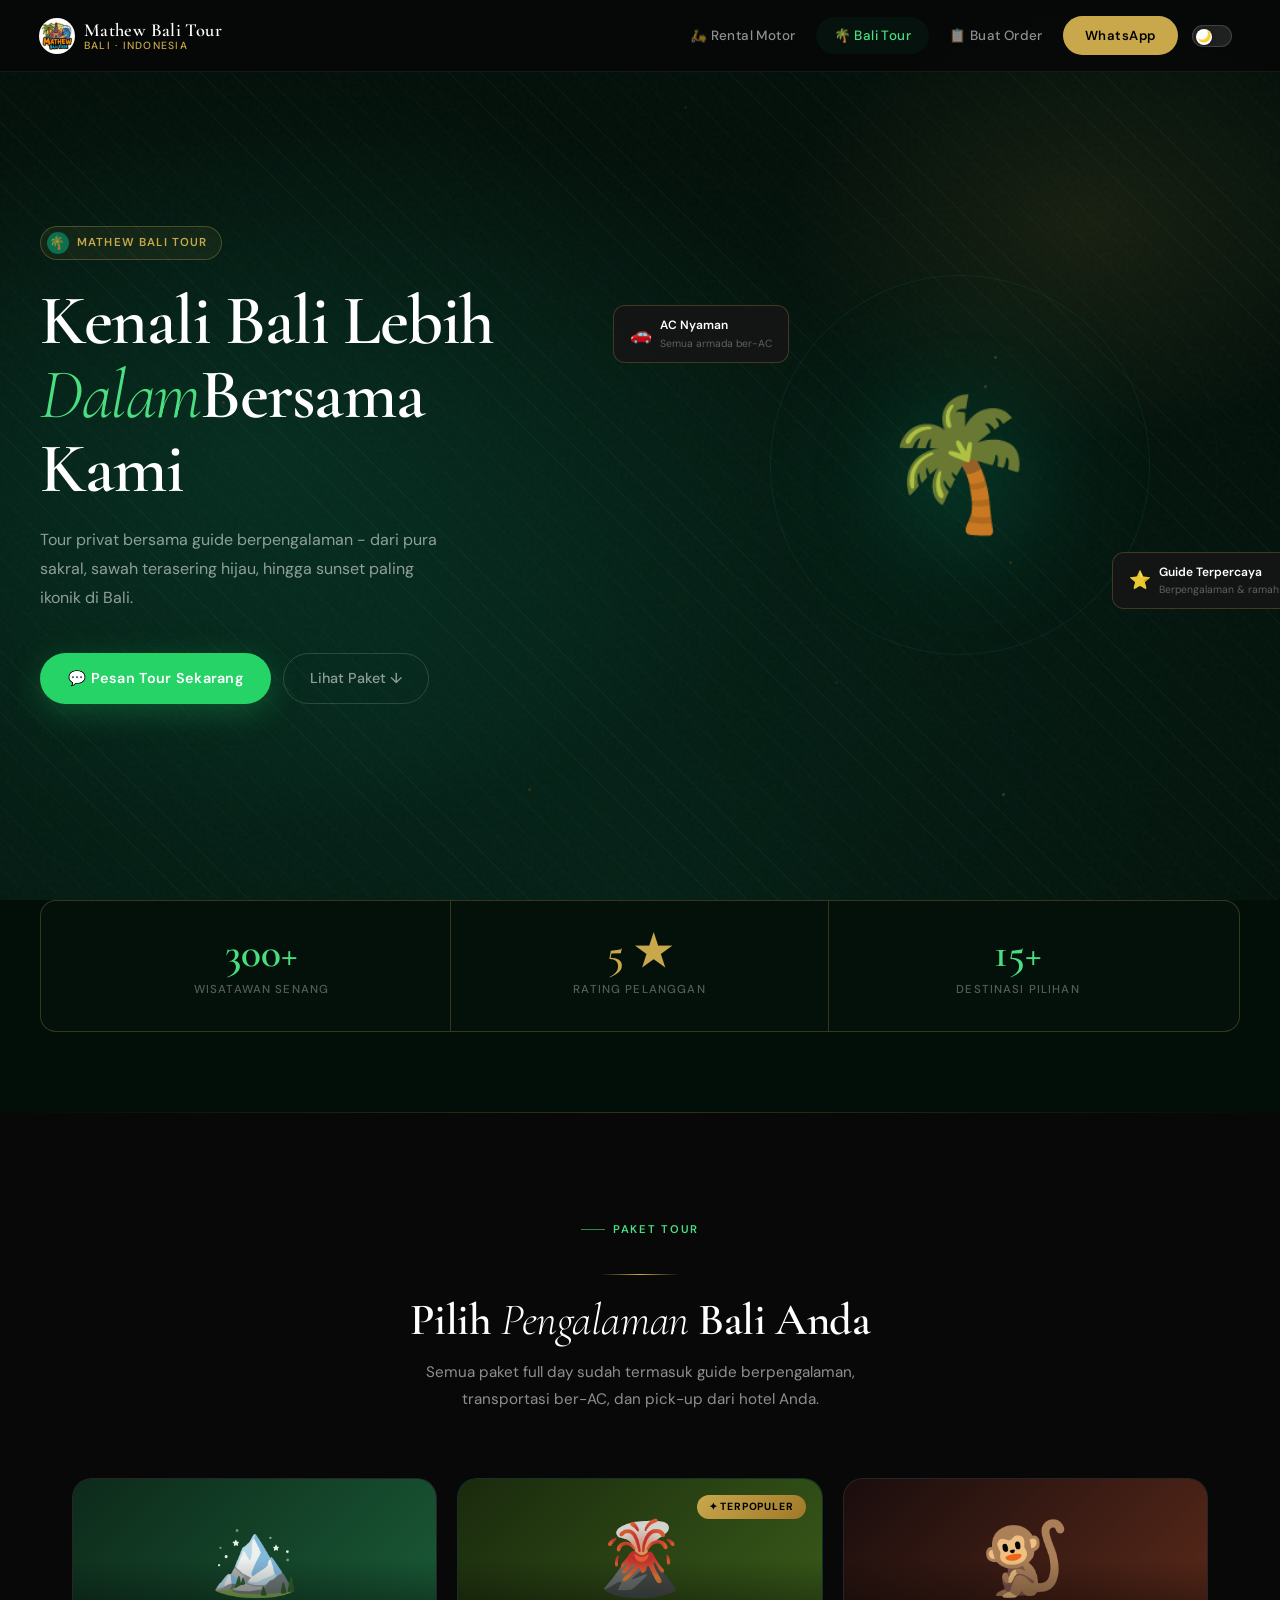
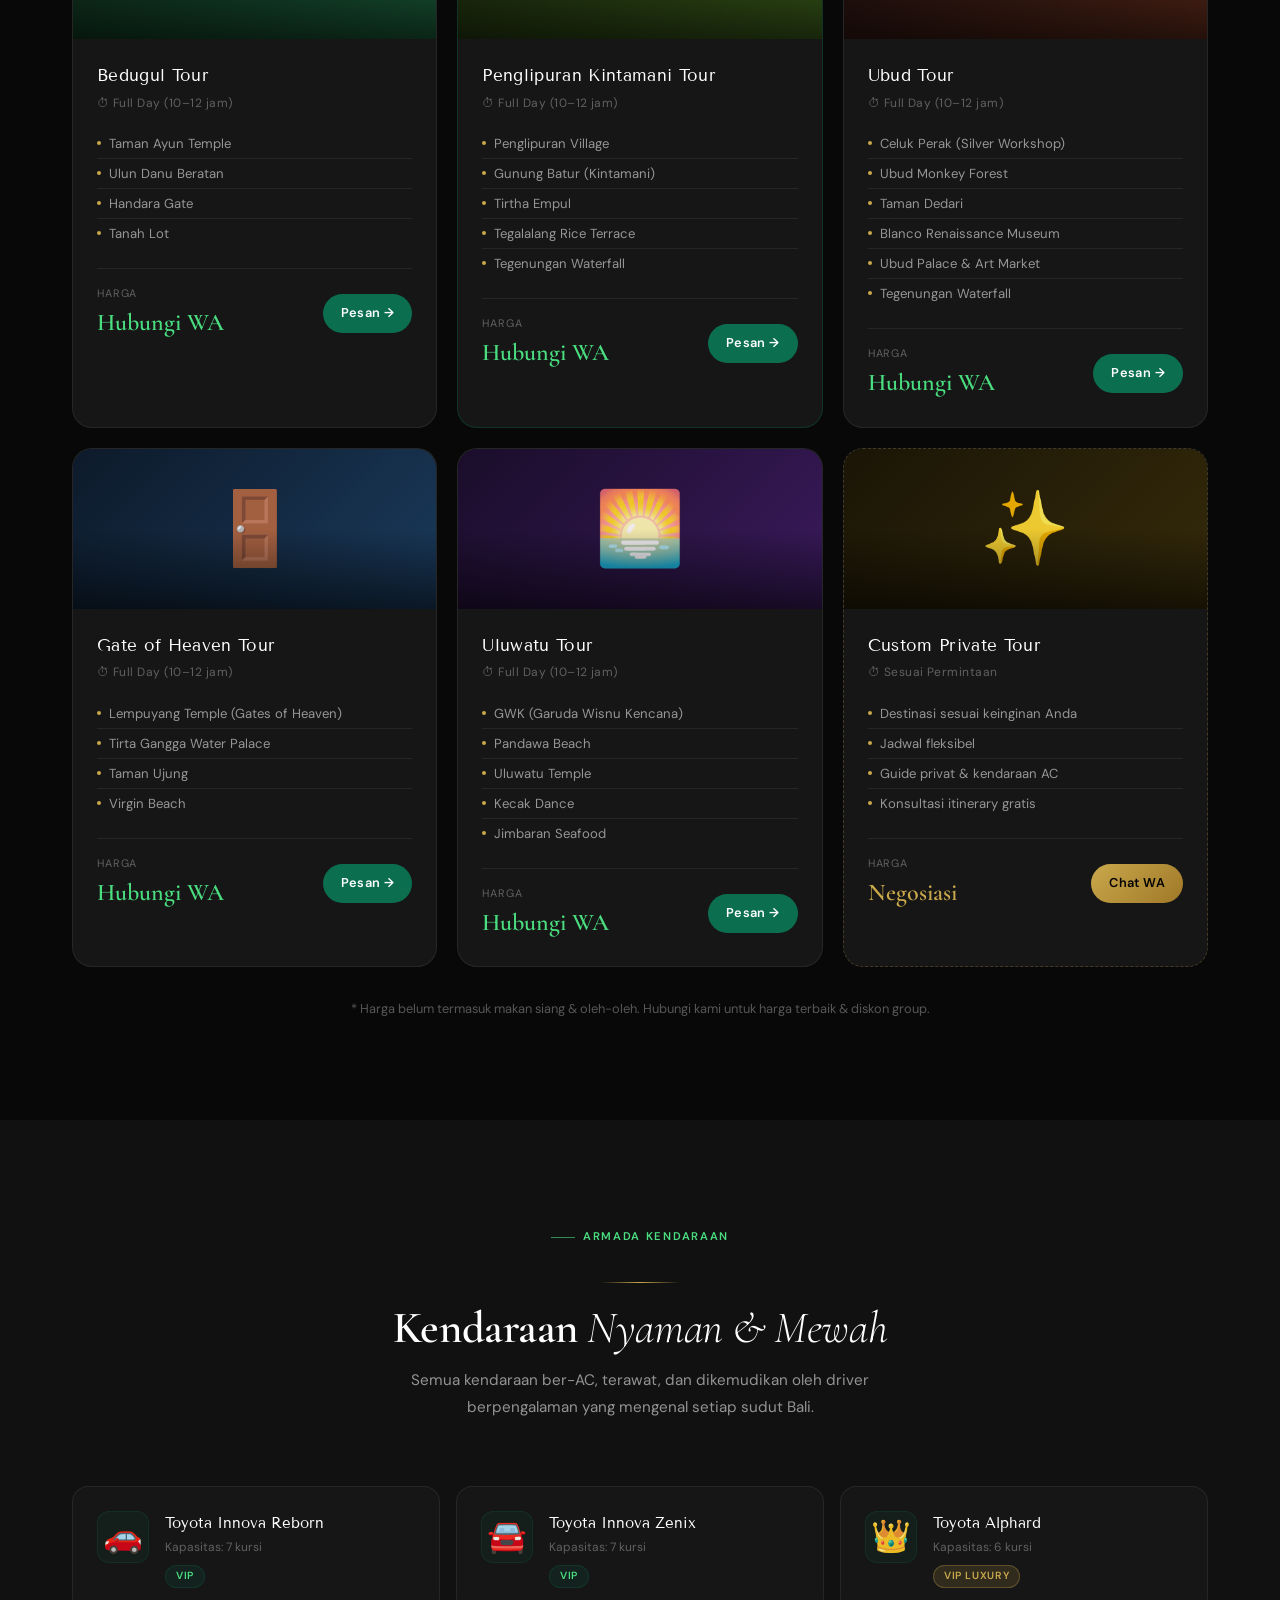
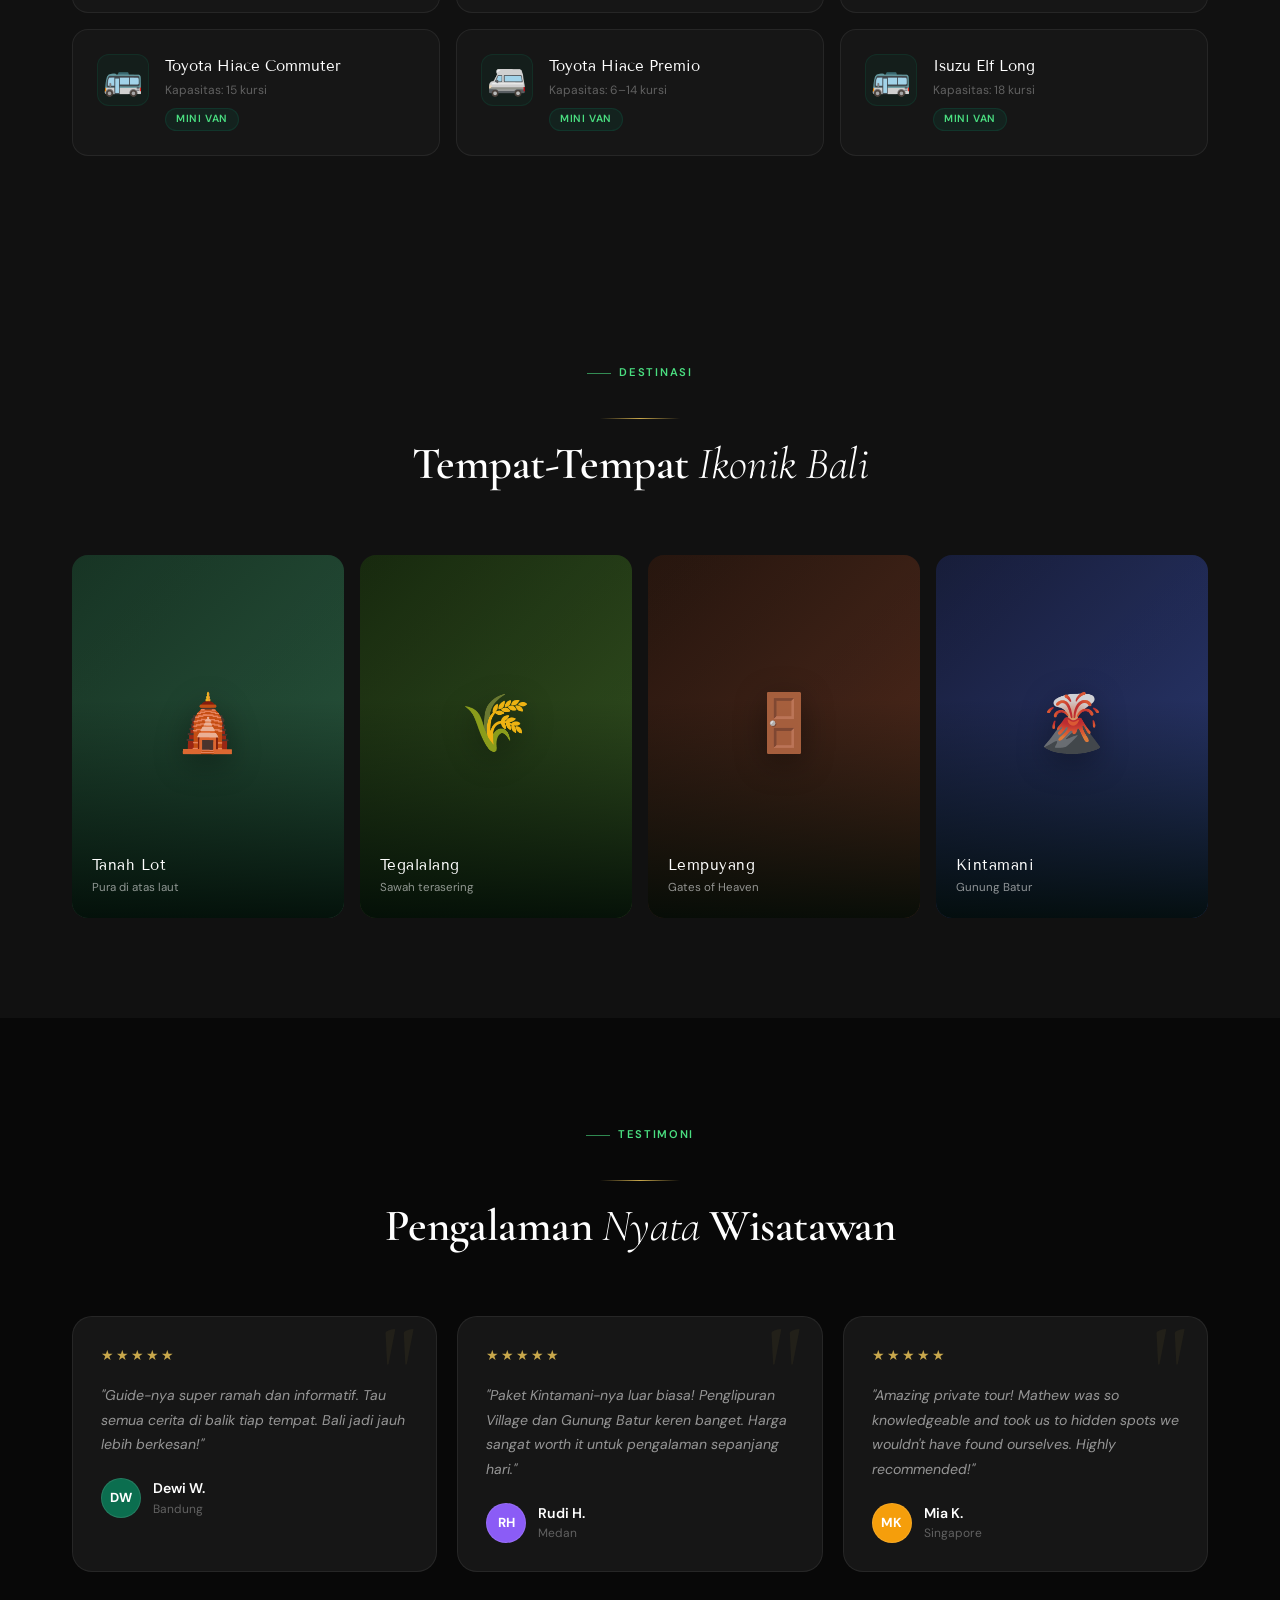
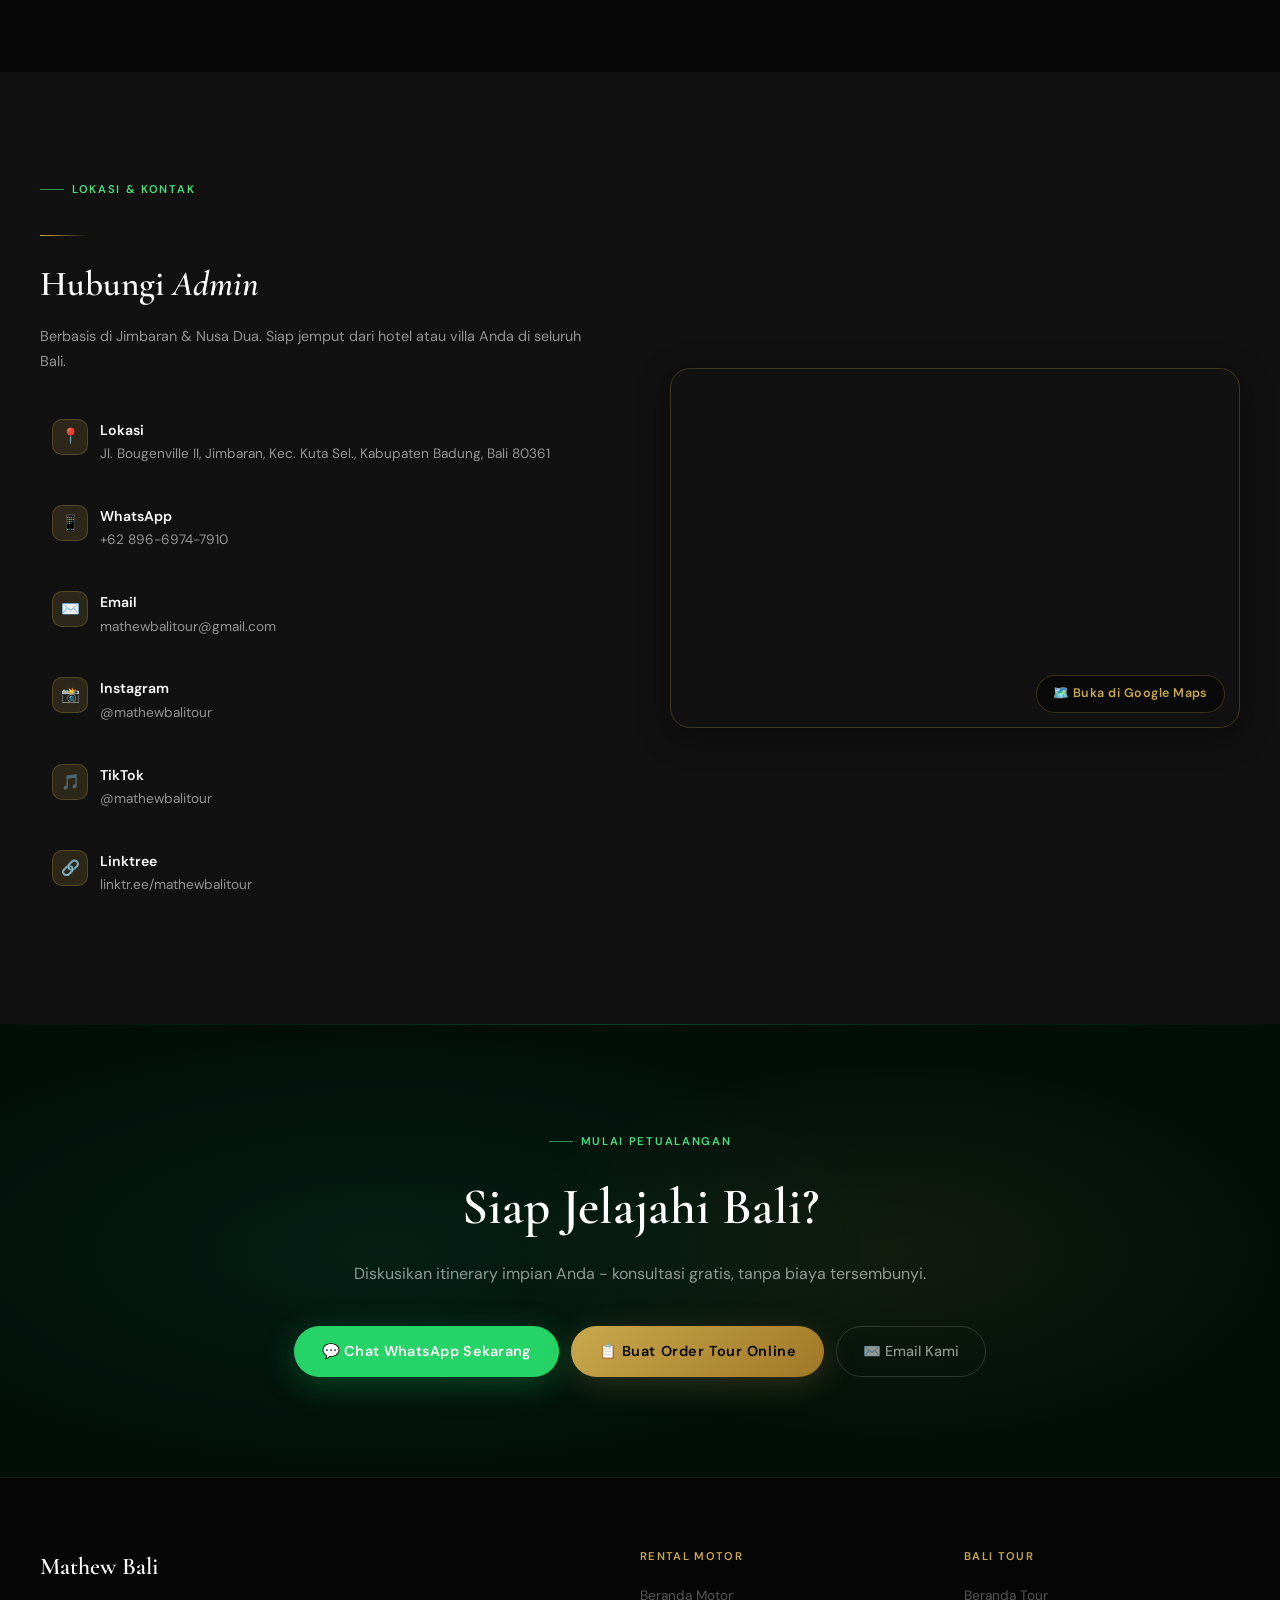
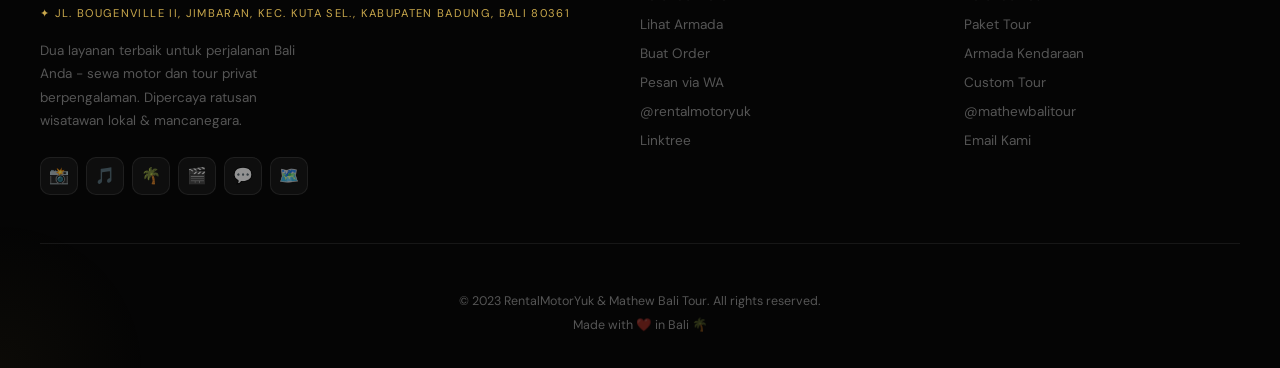
<file: tour.html>
<!doctype html>
<html lang="id">
  <head>
    <meta charset="UTF-8" />
    <meta name="viewport" content="width=device-width, initial-scale=1.0" />
    <title>
      Mathew Bali Tour - Tour Privat Bali Terpercaya | Jimbaran, Nusa Dua
    </title>
    <meta
      name="description"
      content="Tour privat Bali bersama Mathew Bali Tour. 5 paket full day: Bedugul, Kintamani, Ubud, Gate of Heaven, Uluwatu. Armada Toyota Innova, Alphard, Hiace."
    />

    <!-- Favicon -->
    <link rel="icon" type="image/svg+xml" href="logo/favicon.svg" />
    <link rel="shortcut icon" href="logo/favicon.svg" />
    <link rel="apple-touch-icon" href="logo/mathewbalitour.png" />

    <!-- Open Graph / Social Preview -->
    <meta property="og:type" content="website" />
    <meta
      property="og:url"
      content="https://rentalmotoryuk.vercel.app/tour.html"
    />
    <meta
      property="og:title"
      content="Mathew Bali Tour – Tour Privat Bali Terpercaya"
    />
    <meta
      property="og:description"
      content="Tour privat bersama guide berpengalaman. 5 paket destinasi ikonik Bali. Armada Toyota Innova, Alphard, hingga Hiace. Hubungi kami untuk harga terbaik."
    />
    <meta
      property="og:image"
      content="https://rentalmotoryuk.vercel.app/logo/mathewbalitour.webp"
    />
    <meta property="og:image:width" content="400" />
    <meta property="og:image:height" content="400" />
    <meta property="og:locale" content="id_ID" />
    <meta property="og:site_name" content="Mathew Bali Tour" />

    <!-- Twitter Card -->
    <meta name="twitter:card" content="summary_large_image" />
    <meta
      name="twitter:title"
      content="Mathew Bali Tour – Tour Privat Bali Terpercaya"
    />
    <meta
      name="twitter:description"
      content="Tour privat bersama guide berpengalaman. 5 paket destinasi ikonik Bali."
    />
    <meta
      name="twitter:image"
      content="https://rentalmotoryuk.vercel.app/logo/mathewbalitour.webp"
    />

    <!-- SEO extras -->
    <meta name="robots" content="index, follow" />
    <meta name="theme-color" content="#0B6E4F" />
    <link rel="canonical" href="https://rentalmotoryuk.vercel.app/tour" />

    <!-- Structured Data: Tour Agency + FAQ -->
    <script type="application/ld+json">
      {
        "@context": "https://schema.org",
        "@graph": [
          {
            "@type": ["LocalBusiness", "TouristInformationCenter"],
            "@id": "https://rentalmotoryuk.vercel.app/tour#agency",
            "name": "Mathew Bali Tour",
            "description": "Tour privat Bali bersama Mathew Bali Tour. 5 paket full day: Bedugul, Kintamani, Ubud, Gate of Heaven, Uluwatu. Armada Toyota Innova, Alphard, Hiace.",
            "url": "https://rentalmotoryuk.vercel.app/tour",
            "telephone": "+6289669747910",
            "email": "mathewbalitour@gmail.com",
            "image": "https://rentalmotoryuk.vercel.app/logo/mathewbalitour.webp",
            "logo": "https://rentalmotoryuk.vercel.app/logo/mathewbalitour.webp",
            "priceRange": "Hubungi untuk harga terbaik",
            "currenciesAccepted": "IDR",
            "paymentAccepted": "Cash, Transfer Bank",
            "openingHours": "Mo-Su 07:00-21:00",
            "sameAs": [
              "https://www.instagram.com/mathewbalitour",
              "https://www.tiktok.com/@mathewbalitour",
              "https://linktr.ee/mathewbalitour",
              "https://maps.app.goo.gl/8phzsVdAwPXBimxo9"
            ],
            "address": {
              "@type": "PostalAddress",
              "streetAddress": "Jimbaran",
              "addressLocality": "Nusa Dua",
              "addressRegion": "Bali",
              "addressCountry": "ID"
            },
            "geo": {
              "@type": "GeoCoordinates",
              "latitude": -8.7833,
              "longitude": 115.1667
            },
            "hasMap": "https://maps.app.goo.gl/8phzsVdAwPXBimxo9",
            "areaServed": {
              "@type": "Place",
              "name": "Bali, Indonesia"
            },
            "hasOfferCatalog": {
              "@type": "OfferCatalog",
              "name": "Paket Tour Bali",
              "itemListElement": [
                {
                  "@type": "Offer",
                  "itemOffered": {
                    "@type": "TouristTrip",
                    "name": "Bedugul Tour",
                    "description": "Taman Ayun, Ulun Danu Beratan, Handara Gate, Tanah Lot",
                    "touristType": "Cultural Tourism"
                  }
                },
                {
                  "@type": "Offer",
                  "itemOffered": {
                    "@type": "TouristTrip",
                    "name": "Penglipuran Kintamani Tour",
                    "description": "Penglipuran Village, Gunung Batur, Tirtha Empul, Tegalalang, Tegenungan Waterfall",
                    "touristType": "Cultural Tourism"
                  }
                },
                {
                  "@type": "Offer",
                  "itemOffered": {
                    "@type": "TouristTrip",
                    "name": "Ubud Tour",
                    "description": "Celuk Perak, Monkey Forest, Taman Dedari, Blanco Renaissance, Ubud Palace, Ubud Art Market, Tegenungan Waterfall",
                    "touristType": "Cultural Tourism"
                  }
                },
                {
                  "@type": "Offer",
                  "itemOffered": {
                    "@type": "TouristTrip",
                    "name": "Gate of Heaven Tour",
                    "description": "Lempuyang Temple, Tirta Gangga, Taman Ujung, Virgin Beach",
                    "touristType": "Cultural Tourism"
                  }
                },
                {
                  "@type": "Offer",
                  "itemOffered": {
                    "@type": "TouristTrip",
                    "name": "Uluwatu Tour",
                    "description": "GWK, Pandawa Beach, Uluwatu Temple, Kecak Dance, Jimbaran Seafood",
                    "touristType": "Cultural Tourism"
                  }
                }
              ]
            }
          },
          {
            "@type": "FAQPage",
            "mainEntity": [
              {
                "@type": "Question",
                "name": "Apa saja paket tour Bali yang tersedia?",
                "acceptedAnswer": {
                  "@type": "Answer",
                  "text": "Tersedia 5 paket full day tour: Bedugul Tour, Penglipuran Kintamani Tour (terpopuler), Ubud Tour, Gate of Heaven Tour, dan Uluwatu Tour."
                }
              },
              {
                "@type": "Question",
                "name": "Kendaraan apa yang digunakan untuk tour Bali?",
                "acceptedAnswer": {
                  "@type": "Answer",
                  "text": "Armada kami terdiri dari Toyota Innova Reborn (7 seat), Toyota Innova Zenix (7 seat), Toyota Alphard (6 seat), Toyota Hiace Commuter (15 seat), Toyota Hiace Premio (6-14 seat), dan Isuzu Elf Long (18 seat)."
                }
              },
              {
                "@type": "Question",
                "name": "Berapa harga paket tour Bali di Mathew Bali Tour?",
                "acceptedAnswer": {
                  "@type": "Answer",
                  "text": "Harga tour bervariasi tergantung paket dan kendaraan yang dipilih. Hubungi kami via WhatsApp untuk mendapatkan penawaran terbaik sesuai kebutuhan Anda."
                }
              },
              {
                "@type": "Question",
                "name": "Apakah tour bisa untuk grup besar?",
                "acceptedAnswer": {
                  "@type": "Answer",
                  "text": "Ya, kami menyediakan armada hingga 18 penumpang (Isuzu Elf Long) dan bisa dikombinasikan beberapa kendaraan untuk grup yang lebih besar."
                }
              }
            ]
          }
        ]
      }
    </script>
    <link rel="preconnect" href="https://fonts.googleapis.com" />
    <link rel="preconnect" href="https://fonts.gstatic.com" crossorigin />
    <link
      href="https://fonts.googleapis.com/css2?family=Cormorant+Garamond:ital,wght@0,300;0,400;0,600;0,700;1,300;1,400&family=Tenor+Sans&family=DM+Sans:opsz,wght@9..40,300;9..40,400;9..40,500;9..40,600&display=swap"
      rel="stylesheet"
    />
    <link rel="stylesheet" href="css/style.css" />
    <style>
      /* Tour-specific overrides */
      .btn-next {
        background: var(--tour-primary);
      }
      .btn-next:hover {
        background: #085e41;
      }
      .motor-hero-badge-dot {
        background: var(--tour-primary);
      }
    </style>
    <!-- Anti-flash theme init -->
    <script>
      (function () {
        var t = localStorage.getItem("mathewbali-theme") || "dark";
        document.documentElement.setAttribute("data-theme", t);
      })();
    </script>
  </head>
  <body>
    <!-- ══════════════════════════════════════
     NAVBAR
══════════════════════════════════════ -->
    <nav class="navbar" id="navbar">
      <a href="tour.html" class="nav-brand">
        <div class="nav-brand-logo" style="background: none; padding: 0">
          <img
            src="logo/mathewbalitour.webp"
            alt="Mathew Bali Tour"
            style="
              width: 36px;
              height: 36px;
              object-fit: cover;
              border-radius: 50%;
            "
          />
        </div>
        <div class="nav-brand-text">
          <span class="nav-brand-name">Mathew Bali Tour</span>
          <span class="nav-brand-sub">Bali · Indonesia</span>
        </div>
      </a>

      <ul class="nav-links" id="navLinks">
        <li><a href="index.html" id="nav-motor">🛵 Rental Motor</a></li>
        <li>
          <a href="tour.html" id="nav-tour" class="active-tour">🌴 Bali Tour</a>
        </li>
        <li><a href="tour-order.html">📋 Buat Order</a></li>
        <li>
          <a
            href="https://wa.me/6289669747910"
            target="_blank"
            class="nav-cta"
            onclick="closeMenu()"
            >WhatsApp</a
          >
        </li>
        <li id="theme-toggle-wrap">
          <div
            id="theme-toggle-track"
            onclick="toggleTheme()"
            title="Toggle light/dark mode"
          >
            <div id="theme-toggle-thumb">
              <span id="theme-toggle-icon">🌙</span>
            </div>
          </div>
        </li>
      </ul>

      <div class="hamburger" onclick="toggleMenu()" id="hamburger">
        <span></span><span></span><span></span>
      </div>
    </nav>

    <!-- ══════════════════════════════════════
     HERO
══════════════════════════════════════ -->
    <section class="tour-hero">
      <div class="tour-pattern"></div>
      <div class="hero-noise"></div>
      <div class="tour-hero-inner">
        <!-- LEFT: Copy -->
        <div>
          <div class="tour-hero-badge">
            <span class="tour-hero-badge-dot">🌴</span>
            Mathew Bali Tour
          </div>
          <h1 class="hero-headline">
            <span class="word-reveal" style="--d: 0ms">Kenali Bali Lebih</span
            ><br />
            <em class="word-reveal" style="--d: 150ms">Dalam</em
            ><span class="word-reveal" style="--d: 260ms"> Bersama</span><br />
            <span class="word-reveal" style="--d: 380ms">Kami</span>
          </h1>
          <p class="hero-sub">
            Tour privat bersama guide berpengalaman - dari pura sakral, sawah
            terasering hijau, hingga sunset paling ikonik di Bali.
          </p>
          <div class="hero-buttons">
            <a
              href="https://wa.me/6289669747910?text=Halo,%20saya%20ingin%20info%20Bali%20Tour"
              target="_blank"
              class="btn-wa"
            >
              💬 Pesan Tour Sekarang
            </a>
            <a href="#packages" class="btn-ghost">Lihat Paket ↓</a>
          </div>
        </div>

        <!-- RIGHT: Visual -->
        <div class="tour-visual">
          <div class="tour-glow-ring">
            <div class="tour-icon-wrap">🌴</div>
          </div>
          <div class="tour-float-badge tour-float-badge-1">
            <span class="badge-icon">🚗</span>
            <div>
              <div class="badge-text">AC Nyaman</div>
              <div class="badge-sub">Semua armada ber-AC</div>
            </div>
          </div>
          <div class="tour-float-badge tour-float-badge-2">
            <span class="badge-icon">⭐</span>
            <div>
              <div class="badge-text">Guide Terpercaya</div>
              <div class="badge-sub">Berpengalaman & ramah</div>
            </div>
          </div>
        </div>
      </div>
    </section>

    <!-- ══════════════════════════════════════
     STATS
══════════════════════════════════════ -->
    <div class="tour-stats">
      <div class="stats-bar container">
        <div class="stat-item reveal">
          <div class="stat-num stat-num-tour">300+</div>
          <div class="stat-label">Wisatawan Senang</div>
        </div>
        <div class="stat-item reveal reveal-delay-1">
          <div class="stat-num stat-num-gold">5 ★</div>
          <div class="stat-label">Rating Pelanggan</div>
        </div>
        <div class="stat-item reveal reveal-delay-2">
          <div class="stat-num stat-num-tour">15+</div>
          <div class="stat-label">Destinasi Pilihan</div>
        </div>
      </div>
    </div>

    <!-- ══════════════════════════════════════
     PAKET TOUR
══════════════════════════════════════ -->
    <section class="tour-packages" id="packages">
      <div class="container">
        <div class="section-header">
          <div class="section-eyebrow eyebrow-tour">Paket Tour</div>
          <div class="gold-line center"></div>
          <h2 class="section-title">Pilih <em>Pengalaman</em> Bali Anda</h2>
          <p class="section-desc">
            Semua paket full day sudah termasuk guide berpengalaman,
            transportasi ber-AC, dan pick-up dari hotel Anda.
          </p>
        </div>

        <div class="packages-grid">
          <!-- 1. Bedugul Tour -->
          <div class="pkg-card reveal">
            <div class="pkg-header pkg-header-bedugul">🏔️</div>
            <div class="pkg-info">
              <div class="pkg-name">Bedugul Tour</div>
              <div class="pkg-duration">⏱ Full Day (10–12 jam)</div>
              <ul class="pkg-includes">
                <li>Taman Ayun Temple</li>
                <li>Ulun Danu Beratan</li>
                <li>Handara Gate</li>
                <li>Tanah Lot</li>
              </ul>
              <div class="pkg-footer">
                <div>
                  <div class="pkg-price-label">Harga</div>
                  <div class="pkg-price-num">Hubungi WA</div>
                </div>
                <a
                  href="https://wa.me/6289669747910?text=Halo%20Admin,%20saya%20tertarik%20paket%20Bedugul%20Tour"
                  target="_blank"
                  class="btn-pkg"
                  >Pesan →</a
                >
              </div>
            </div>
          </div>

          <!-- 2. Penglipuran Kintamani Tour (TERPOPULER) -->
          <div class="pkg-card featured reveal reveal-delay-1">
            <div class="pkg-badge">✦ Terpopuler</div>
            <div class="pkg-header pkg-header-kintamani">🌋</div>
            <div class="pkg-info">
              <div class="pkg-name">Penglipuran Kintamani Tour</div>
              <div class="pkg-duration">⏱ Full Day (10–12 jam)</div>
              <ul class="pkg-includes">
                <li>Penglipuran Village</li>
                <li>Gunung Batur (Kintamani)</li>
                <li>Tirtha Empul</li>
                <li>Tegalalang Rice Terrace</li>
                <li>Tegenungan Waterfall</li>
              </ul>
              <div class="pkg-footer">
                <div>
                  <div class="pkg-price-label">Harga</div>
                  <div class="pkg-price-num">Hubungi WA</div>
                </div>
                <a
                  href="https://wa.me/6289669747910?text=Halo%20Admin,%20saya%20tertarik%20paket%20Penglipuran%20Kintamani%20Tour"
                  target="_blank"
                  class="btn-pkg"
                  >Pesan →</a
                >
              </div>
            </div>
          </div>

          <!-- 3. Ubud Tour -->
          <div class="pkg-card reveal reveal-delay-2">
            <div class="pkg-header pkg-header-ubud">🐒</div>
            <div class="pkg-info">
              <div class="pkg-name">Ubud Tour</div>
              <div class="pkg-duration">⏱ Full Day (10–12 jam)</div>
              <ul class="pkg-includes">
                <li>Celuk Perak (Silver Workshop)</li>
                <li>Ubud Monkey Forest</li>
                <li>Taman Dedari</li>
                <li>Blanco Renaissance Museum</li>
                <li>Ubud Palace & Art Market</li>
                <li>Tegenungan Waterfall</li>
              </ul>
              <div class="pkg-footer">
                <div>
                  <div class="pkg-price-label">Harga</div>
                  <div class="pkg-price-num">Hubungi WA</div>
                </div>
                <a
                  href="https://wa.me/6289669747910?text=Halo%20Admin,%20saya%20tertarik%20paket%20Ubud%20Tour"
                  target="_blank"
                  class="btn-pkg"
                  >Pesan →</a
                >
              </div>
            </div>
          </div>

          <!-- 4. Gate of Heaven Tour -->
          <div class="pkg-card reveal">
            <div class="pkg-header pkg-header-heaven">🚪</div>
            <div class="pkg-info">
              <div class="pkg-name">Gate of Heaven Tour</div>
              <div class="pkg-duration">⏱ Full Day (10–12 jam)</div>
              <ul class="pkg-includes">
                <li>Lempuyang Temple (Gates of Heaven)</li>
                <li>Tirta Gangga Water Palace</li>
                <li>Taman Ujung</li>
                <li>Virgin Beach</li>
              </ul>
              <div class="pkg-footer">
                <div>
                  <div class="pkg-price-label">Harga</div>
                  <div class="pkg-price-num">Hubungi WA</div>
                </div>
                <a
                  href="https://wa.me/6289669747910?text=Halo%20Admin,%20saya%20tertarik%20paket%20Gate%20of%20Heaven%20Tour"
                  target="_blank"
                  class="btn-pkg"
                  >Pesan →</a
                >
              </div>
            </div>
          </div>

          <!-- 5. Uluwatu Tour -->
          <div class="pkg-card reveal reveal-delay-1">
            <div class="pkg-header pkg-header-uluwatu">🌅</div>
            <div class="pkg-info">
              <div class="pkg-name">Uluwatu Tour</div>
              <div class="pkg-duration">⏱ Full Day (10–12 jam)</div>
              <ul class="pkg-includes">
                <li>GWK (Garuda Wisnu Kencana)</li>
                <li>Pandawa Beach</li>
                <li>Uluwatu Temple</li>
                <li>Kecak Dance</li>
                <li>Jimbaran Seafood</li>
              </ul>
              <div class="pkg-footer">
                <div>
                  <div class="pkg-price-label">Harga</div>
                  <div class="pkg-price-num">Hubungi WA</div>
                </div>
                <a
                  href="https://wa.me/6289669747910?text=Halo%20Admin,%20saya%20tertarik%20paket%20Uluwatu%20Tour"
                  target="_blank"
                  class="btn-pkg"
                  >Pesan →</a
                >
              </div>
            </div>
          </div>

          <!-- Custom Tour -->
          <div
            class="pkg-card reveal reveal-delay-2"
            style="border: 1px dashed var(--gold-border)"
          >
            <div
              class="pkg-header"
              style="background: linear-gradient(135deg, #1a1506, #352a0a)"
            >
              ✨
            </div>
            <div class="pkg-info">
              <div class="pkg-name">Custom Private Tour</div>
              <div class="pkg-duration">⏱ Sesuai Permintaan</div>
              <ul class="pkg-includes">
                <li>Destinasi sesuai keinginan Anda</li>
                <li>Jadwal fleksibel</li>
                <li>Guide privat & kendaraan AC</li>
                <li>Konsultasi itinerary gratis</li>
              </ul>
              <div class="pkg-footer">
                <div>
                  <div class="pkg-price-label">Harga</div>
                  <div class="pkg-price-num" style="color: var(--gold)">
                    Negosiasi
                  </div>
                </div>
                <a
                  href="https://wa.me/6289669747910?text=Halo%20Admin,%20saya%20ingin%20custom%20private%20tour%20Bali"
                  target="_blank"
                  class="btn-pkg"
                  style="
                    background: linear-gradient(135deg, var(--gold), #a07828);
                    color: #000;
                  "
                  >Chat WA</a
                >
              </div>
            </div>
          </div>
        </div>
        <!-- /packages-grid -->

        <p
          style="
            text-align: center;
            margin-top: 2rem;
            font-size: 0.8rem;
            color: var(--text-muted);
          "
        >
          * Harga belum termasuk makan siang & oleh-oleh. Hubungi kami untuk
          harga terbaik & diskon group.
        </p>
      </div>
    </section>

    <!-- ══════════════════════════════════════
     ARMADA KENDARAAN
══════════════════════════════════════ -->
    <section
      style="background: var(--dark-surface); padding: var(--section-pad)"
      id="armada-tour"
    >
      <div class="container">
        <div class="section-header">
          <div class="section-eyebrow eyebrow-tour">Armada Kendaraan</div>
          <div class="gold-line center"></div>
          <h2 class="section-title">Kendaraan <em>Nyaman & Mewah</em></h2>
          <p class="section-desc">
            Semua kendaraan ber-AC, terawat, dan dikemudikan oleh driver
            berpengalaman yang mengenal setiap sudut Bali.
          </p>
        </div>
        <div class="armada-tour-grid">
          <div class="armada-tour-card reveal">
            <div class="armada-tour-icon">🚗</div>
            <div>
              <div class="armada-tour-name">Toyota Innova Reborn</div>
              <div class="armada-tour-cap">Kapasitas: 7 kursi</div>
              <span class="armada-tour-type">VIP</span>
            </div>
          </div>
          <div class="armada-tour-card reveal reveal-delay-1">
            <div class="armada-tour-icon">🚘</div>
            <div>
              <div class="armada-tour-name">Toyota Innova Zenix</div>
              <div class="armada-tour-cap">Kapasitas: 7 kursi</div>
              <span class="armada-tour-type">VIP</span>
            </div>
          </div>
          <div class="armada-tour-card reveal reveal-delay-2">
            <div class="armada-tour-icon">👑</div>
            <div>
              <div class="armada-tour-name">Toyota Alphard</div>
              <div class="armada-tour-cap">Kapasitas: 6 kursi</div>
              <span
                class="armada-tour-type"
                style="
                  background: rgba(201, 168, 76, 0.15);
                  border-color: rgba(201, 168, 76, 0.3);
                  color: var(--gold);
                "
                >VIP Luxury</span
              >
            </div>
          </div>
          <div class="armada-tour-card reveal">
            <div class="armada-tour-icon">🚌</div>
            <div>
              <div class="armada-tour-name">Toyota Hiace Commuter</div>
              <div class="armada-tour-cap">Kapasitas: 15 kursi</div>
              <span class="armada-tour-type">Mini Van</span>
            </div>
          </div>
          <div class="armada-tour-card reveal reveal-delay-1">
            <div class="armada-tour-icon">🚐</div>
            <div>
              <div class="armada-tour-name">Toyota Hiace Premio</div>
              <div class="armada-tour-cap">Kapasitas: 6–14 kursi</div>
              <span class="armada-tour-type">Mini Van</span>
            </div>
          </div>
          <div class="armada-tour-card reveal reveal-delay-2">
            <div class="armada-tour-icon">🚌</div>
            <div>
              <div class="armada-tour-name">Isuzu Elf Long</div>
              <div class="armada-tour-cap">Kapasitas: 18 kursi</div>
              <span class="armada-tour-type">Mini Van</span>
            </div>
          </div>
        </div>
      </div>
    </section>

    <!-- ══════════════════════════════════════
     DESTINASI FAVORIT
══════════════════════════════════════ -->
    <section class="tour-destinations">
      <div class="container">
        <div class="section-header">
          <div class="section-eyebrow eyebrow-tour">Destinasi</div>
          <div class="gold-line center"></div>
          <h2 class="section-title">Tempat-Tempat <em>Ikonik Bali</em></h2>
        </div>
        <div class="dest-grid">
          <div class="dest-card reveal">
            <div class="dest-bg dest-1">
              <div class="dest-emoji">🛕</div>
              <div class="dest-info">
                <div class="dest-name">Tanah Lot</div>
                <div class="dest-sub">Pura di atas laut</div>
              </div>
            </div>
          </div>
          <div class="dest-card reveal reveal-delay-1">
            <div class="dest-bg dest-2">
              <div class="dest-emoji">🌾</div>
              <div class="dest-info">
                <div class="dest-name">Tegalalang</div>
                <div class="dest-sub">Sawah terasering</div>
              </div>
            </div>
          </div>
          <div class="dest-card reveal reveal-delay-2">
            <div class="dest-bg dest-3">
              <div class="dest-emoji">🚪</div>
              <div class="dest-info">
                <div class="dest-name">Lempuyang</div>
                <div class="dest-sub">Gates of Heaven</div>
              </div>
            </div>
          </div>
          <div class="dest-card reveal">
            <div class="dest-bg dest-4">
              <div class="dest-emoji">🌋</div>
              <div class="dest-info">
                <div class="dest-name">Kintamani</div>
                <div class="dest-sub">Gunung Batur</div>
              </div>
            </div>
          </div>
        </div>
      </div>
    </section>

    <!-- ══════════════════════════════════════
     TESTIMONI
══════════════════════════════════════ -->
    <section class="testimonials" style="background: var(--dark-bg)">
      <div class="container">
        <div class="section-header">
          <div class="section-eyebrow eyebrow-tour">Testimoni</div>
          <div class="gold-line center"></div>
          <h2 class="section-title">Pengalaman <em>Nyata</em> Wisatawan</h2>
        </div>
        <div class="testi-grid">
          <div class="testi-card reveal">
            <div class="testi-stars">★★★★★</div>
            <p class="testi-text">
              "Guide-nya super ramah dan informatif. Tau semua cerita di balik
              tiap tempat. Bali jadi jauh lebih berkesan!"
            </p>
            <div class="testi-author">
              <div class="testi-avatar" style="background: var(--tour-primary)">
                DW
              </div>
              <div>
                <div class="testi-name">Dewi W.</div>
                <div class="testi-loc">Bandung</div>
              </div>
            </div>
          </div>
          <div class="testi-card reveal reveal-delay-1">
            <div class="testi-stars">★★★★★</div>
            <p class="testi-text">
              "Paket Kintamani-nya luar biasa! Penglipuran Village dan Gunung
              Batur keren banget. Harga sangat worth it untuk pengalaman
              sepanjang hari."
            </p>
            <div class="testi-author">
              <div class="testi-avatar" style="background: #8b5cf6">RH</div>
              <div>
                <div class="testi-name">Rudi H.</div>
                <div class="testi-loc">Medan</div>
              </div>
            </div>
          </div>
          <div class="testi-card reveal reveal-delay-2">
            <div class="testi-stars">★★★★★</div>
            <p class="testi-text">
              "Amazing private tour! Mathew was so knowledgeable and took us to
              hidden spots we wouldn't have found ourselves. Highly
              recommended!"
            </p>
            <div class="testi-author">
              <div class="testi-avatar" style="background: #f59e0b">MK</div>
              <div>
                <div class="testi-name">Mia K.</div>
                <div class="testi-loc">Singapore</div>
              </div>
            </div>
          </div>
        </div>
      </div>
    </section>

    <!-- ══════════════════════════════════════
     LOKASI
══════════════════════════════════════ -->
    <section class="location-section" style="background: var(--dark-surface)">
      <div class="location-inner">
        <div class="location-info">
          <div class="section-eyebrow eyebrow-tour">Lokasi & Kontak</div>
          <div class="gold-line"></div>
          <h2>Hubungi <em>Admin</em></h2>
          <p class="loc-desc">
            Berbasis di Jimbaran & Nusa Dua. Siap jemput dari hotel atau villa
            Anda di seluruh Bali.
          </p>
          <div class="location-detail">
            <div class="loc-icon">📍</div>
            <div class="loc-text">
              <strong>Lokasi</strong>
              Jl. Bougenville II, Jimbaran, Kec. Kuta Sel., Kabupaten Badung,
              Bali 80361
            </div>
          </div>
          <div class="location-detail">
            <div class="loc-icon">📱</div>
            <div class="loc-text">
              <strong>WhatsApp</strong>
              +62 896-6974-7910
            </div>
          </div>
          <div class="location-detail">
            <div class="loc-icon">✉️</div>
            <div class="loc-text">
              <strong>Email</strong>
              mathewbalitour@gmail.com
            </div>
          </div>
          <div class="location-detail">
            <div class="loc-icon">📸</div>
            <div class="loc-text">
              <strong>Instagram</strong>
              @mathewbalitour
            </div>
          </div>
          <div class="location-detail">
            <div class="loc-icon">🎵</div>
            <div class="loc-text">
              <strong>TikTok</strong>
              @mathewbalitour
            </div>
          </div>
          <div class="location-detail">
            <div class="loc-icon">🔗</div>
            <div class="loc-text">
              <strong>Linktree</strong>
              linktr.ee/mathewbalitour
            </div>
          </div>
        </div>
        <div class="map-embed-wrap">
          <iframe
            src="https://maps.google.com/maps?q=Jl.+Bougenville+II,+Jimbaran,+Kec.+Kuta+Sel.,+Kabupaten+Badung,+Bali+80361&output=embed&z=16"
            width="100%"
            height="100%"
            style="border: 0; border-radius: 20px"
            allowfullscreen=""
            loading="lazy"
            referrerpolicy="no-referrer-when-downgrade"
            title="Lokasi Mathew Bali Tour"
          ></iframe>
          <a
            href="https://maps.app.goo.gl/8phzsVdAwPXBimxo9"
            target="_blank"
            class="map-open-btn"
            >🗺️ Buka di Google Maps</a
          >
        </div>
      </div>
    </section>

    <!-- ══════════════════════════════════════
     CTA BOTTOM
══════════════════════════════════════ -->
    <div class="tour-cta-banner">
      <div class="container" style="position: relative">
        <div
          class="section-eyebrow eyebrow-tour"
          style="justify-content: center; margin-bottom: 1rem"
        >
          Mulai Petualangan
        </div>
        <h2>Siap Jelajahi Bali?</h2>
        <p>
          Diskusikan itinerary impian Anda - konsultasi gratis, tanpa biaya
          tersembunyi.
        </p>
        <div
          style="
            display: flex;
            gap: 12px;
            justify-content: center;
            flex-wrap: wrap;
          "
        >
          <a
            href="https://wa.me/6289669747910?text=Halo%20Admin,%20saya%20ingin%20pesan%20Bali%20Tour"
            target="_blank"
            class="btn-wa"
          >
            💬 Chat WhatsApp Sekarang
          </a>
          <a href="tour-order.html" class="btn-gold"
            >📋 Buat Order Tour Online</a
          >
          <a href="mailto:mathewbalitour@gmail.com" class="btn-ghost"
            >✉️ Email Kami</a
          >
        </div>
      </div>
    </div>

    <!-- ══════════════════════════════════════
     FOOTER
══════════════════════════════════════ -->
    <footer>
      <div class="footer-inner">
        <div class="footer-top">
          <div>
            <div class="footer-brand-name">Mathew Bali</div>
            <div class="footer-brand-tagline">
              ✦ Jl. Bougenville II, Jimbaran, Kec. Kuta Sel., Kabupaten Badung,
              Bali 80361
            </div>
            <p class="footer-brand-desc">
              Dua layanan terbaik untuk perjalanan Bali Anda - sewa motor dan
              tour privat berpengalaman. Dipercaya ratusan wisatawan lokal &
              mancanegara.
            </p>
            <div class="footer-socials">
              <a
                href="https://www.instagram.com/rentalmotoryuk"
                target="_blank"
                class="social-btn"
                title="Instagram Rental Motor"
                >📸</a
              >
              <a
                href="https://www.tiktok.com/@rentalmotoryuk"
                target="_blank"
                class="social-btn"
                title="TikTok Rental Motor"
                >🎵</a
              >
              <a
                href="https://www.instagram.com/mathewbalitour"
                target="_blank"
                class="social-btn"
                title="Instagram Bali Tour"
                >🌴</a
              >
              <a
                href="https://www.tiktok.com/@mathewbalitour"
                target="_blank"
                class="social-btn"
                title="TikTok Bali Tour"
                >🎬</a
              >
              <a
                href="https://wa.me/6289669747910"
                target="_blank"
                class="social-btn"
                title="WhatsApp"
                >💬</a
              >
              <a
                href="https://maps.app.goo.gl/8phzsVdAwPXBimxo9"
                target="_blank"
                class="social-btn"
                title="Google Maps"
                >🗺️</a
              >
            </div>
          </div>

          <div class="footer-col">
            <div class="footer-col-title">Rental Motor</div>
            <a href="index.html">Beranda Motor</a>
            <a href="index.html#armada">Lihat Armada</a>
            <a href="order.html">Buat Order</a>
            <a
              href="https://wa.me/6289669747910?text=Halo,%20saya%20ingin%20sewa%20motor"
              target="_blank"
              >Pesan via WA</a
            >
            <a href="https://www.instagram.com/rentalmotoryuk" target="_blank"
              >@rentalmotoryuk</a
            >
            <a href="https://linktr.ee/RentalMotorYuk" target="_blank"
              >Linktree</a
            >
          </div>

          <div class="footer-col">
            <div class="footer-col-title">Bali Tour</div>
            <a href="tour.html">Beranda Tour</a>
            <a href="tour.html#packages">Paket Tour</a>
            <a href="tour.html#armada-tour">Armada Kendaraan</a>
            <a
              href="https://wa.me/6289669747910?text=Halo,%20saya%20ingin%20info%20Bali%20Tour"
              target="_blank"
              >Custom Tour</a
            >
            <a href="https://www.instagram.com/mathewbalitour" target="_blank"
              >@mathewbalitour</a
            >
            <a href="mailto:mathewbalitour@gmail.com">Email Kami</a>
          </div>
        </div>

        <div class="footer-bottom">
          <span
            >© 2023 RentalMotorYuk & Mathew Bali Tour. All rights
            reserved.</span
          >
          <span>Made with ❤️ in Bali 🌴</span>
        </div>
      </div>
    </footer>

    <script src="js/main.js"></script>
  </body>
</html>
</file>
<file: css/style.css>
/* ═══════════════════════════════════════════════════
   MATHEW BALI - Global Stylesheet
   Luxury Refined · Dark Theme · Gold Accent
   ═══════════════════════════════════════════════════ */

/* ── CSS VARIABLES ── */
:root {
  /* Motor palette */
  --motor-primary: #e85d04;
  --motor-primary-dim: rgba(232, 93, 4, 0.15);
  --motor-dark: #0e0800;
  --motor-gold: #f4a223;

  /* Tour palette */
  --tour-primary: #0b6e4f;
  --tour-primary-dim: rgba(11, 110, 79, 0.15);
  --tour-dark: #020f09;
  --tour-green: #4ade80;

  /* Shared gold */
  --gold: #c9a84c;
  --gold-light: #e8c97a;
  --gold-dim: rgba(201, 168, 76, 0.15);
  --gold-border: rgba(201, 168, 76, 0.25);

  /* Neutral — DARK (default) */
  --white: #ffffff;
  --off-white: #f5f0e8;
  --dark-bg: #080808;
  --dark-surface: #111111;
  --dark-card: #161616;
  --dark-border: rgba(255, 255, 255, 0.07);
  --dark-border-hover: rgba(255, 255, 255, 0.15);
  --text-primary: rgba(255, 255, 255, 0.92);
  --text-secondary: rgba(255, 255, 255, 0.55);
  --text-muted: rgba(255, 255, 255, 0.32);

  /* Typography */
  --font-display: "Cormorant Garamond", serif;
  --font-title: "Tenor Sans", sans-serif;
  --font-body: "DM Sans", sans-serif;

  /* Spacing */
  --section-pad: 100px 2rem;
  --max-width: 1200px;

  /* Transitions */
  --ease: cubic-bezier(0.25, 0.8, 0.25, 1);
  --transition: all 0.4s var(--ease);
  --transition-fast: all 0.2s var(--ease);
}

/* ═══════════════════════════════════════════════════
   LIGHT MODE — Luxury Ivory & Gold
   ═══════════════════════════════════════════════════ */
[data-theme="light"] {
  /* Backgrounds — warm ivory hierarchy */
  --dark-bg: #f7f3ee;
  --dark-surface: #efe9e0;
  --dark-card: #ffffff;
  --motor-dark: #fdf6ee;
  --tour-dark: #eef5f1;

  /* Borders */
  --dark-border: rgba(0, 0, 0, 0.08);
  --dark-border-hover: rgba(0, 0, 0, 0.18);

  /* Text — deep charcoal */
  --white: #1a1209;
  --text-primary: rgba(26, 18, 9, 0.9);
  --text-secondary: rgba(26, 18, 9, 0.55);
  --text-muted: rgba(26, 18, 9, 0.35);

  /* Gold — slightly richer in light */
  --gold: #a07828;
  --gold-light: #c9a84c;
  --gold-dim: rgba(160, 120, 40, 0.1);
  --gold-border: rgba(160, 120, 40, 0.22);

  /* Motor accent — deeper orange on light */
  --motor-gold: #c94f00;
  --motor-primary-dim: rgba(232, 93, 4, 0.1);

  /* Tour accent — deeper green on light */
  --tour-green: #0b6e4f;
  --tour-primary-dim: rgba(11, 110, 79, 0.1);
}

/* ── Global theme transition — hanya elemen utama, bukan semua elemen ── */
body,
.navbar,
.nav-links,
.nav-links.open,
.armada-card,
.feature-card,
.testi-card,
.pkg-card,
.armada-tour-card,
.syarat-card,
.addon-item,
.faq-item,
.faq-question,
.faq-answer-inner,
.driver-card,
.motor-option,
.addon-check-item,
.summary-card,
.location-detail,
.social-btn,
.step-circle,
footer,
.footer-top,
.motor-float-badge,
.tour-float-badge,
#robot-panel,
#robot-spline,
.map-open-btn {
  transition:
    background-color 0.35s ease,
    border-color 0.35s ease,
    color 0.25s ease,
    box-shadow 0.35s ease;
}

/* ── Light mode specific overrides ── */

/* Navbar */
[data-theme="light"] .navbar {
  background: rgba(247, 243, 238, 0.88);
}
[data-theme="light"] .navbar.scrolled {
  background: rgba(247, 243, 238, 0.97);
  border-bottom-color: rgba(160, 120, 40, 0.15);
}
[data-theme="light"] .nav-links a:hover {
  background: rgba(0, 0, 0, 0.05);
  color: var(--white);
}
[data-theme="light"] .nav-links a.active-motor {
  color: #c94f00;
  background: rgba(232, 93, 4, 0.08);
}
[data-theme="light"] .hamburger:hover {
  background: rgba(0, 0, 0, 0.05);
}

/* Mobile nav panel */
[data-theme="light"] .nav-links.open {
  background: rgba(247, 243, 238, 0.98);
  border-bottom-color: rgba(0, 0, 0, 0.08);
}

/* Hero sections */
[data-theme="light"] .motor-hero {
  background:
    radial-gradient(
      ellipse 80% 60% at 15% 40%,
      rgba(232, 93, 4, 0.1) 0%,
      transparent 55%
    ),
    radial-gradient(
      ellipse 60% 50% at 85% 60%,
      rgba(201, 168, 76, 0.07) 0%,
      transparent 55%
    ),
    radial-gradient(
      ellipse 100% 80% at 50% 100%,
      rgba(232, 93, 4, 0.04) 0%,
      transparent 60%
    ),
    var(--motor-dark);
}
[data-theme="light"] .tour-hero {
  background:
    radial-gradient(
      ellipse 80% 60% at 15% 40%,
      rgba(11, 110, 79, 0.12) 0%,
      transparent 55%
    ),
    radial-gradient(
      ellipse 60% 50% at 85% 60%,
      rgba(160, 120, 40, 0.06) 0%,
      transparent 55%
    ),
    radial-gradient(
      ellipse 100% 80% at 50% 100%,
      rgba(11, 110, 79, 0.05) 0%,
      transparent 60%
    ),
    var(--tour-dark);
}

/* Stats bar */
[data-theme="light"] .stats-bar {
  background: rgba(255, 255, 255, 0.6);
}
[data-theme="light"] .stat-item:hover::before {
  background: linear-gradient(
    135deg,
    rgba(160, 120, 40, 0.06) 0%,
    transparent 60%
  );
}

/* Armada grid */
[data-theme="light"] .armada-grid {
  background: rgba(0, 0, 0, 0.06);
}
[data-theme="light"] .armada-card:hover {
  background: rgba(232, 93, 4, 0.04);
}

/* Feature card */
[data-theme="light"] .feature-card:hover {
  background: rgba(0, 0, 0, 0.02);
}
[data-theme="light"] .feature-icon {
  background: rgba(232, 93, 4, 0.08);
  border-color: rgba(232, 93, 4, 0.15);
}
[data-theme="light"] .feature-card:hover .feature-icon {
  background: rgba(232, 93, 4, 0.13);
}

/* Steps */
[data-theme="light"] .motor-steps {
  background: var(--motor-dark);
}
[data-theme="light"] .step-circle {
  background: var(--motor-dark);
}

/* FAQ */
[data-theme="light"] .faq-item {
  background: var(--dark-card);
}
[data-theme="light"] .faq-question:hover {
  background: rgba(0, 0, 0, 0.02);
}
[data-theme="light"] .faq-answer-inner {
  border-top-color: var(--dark-border);
}

/* Testimonials */
[data-theme="light"] .testi-card:hover {
  box-shadow: 0 20px 60px rgba(0, 0, 0, 0.12);
}
[data-theme="light"] .testi-card::before {
  color: rgba(160, 120, 40, 0.08);
}

/* Float badges */
[data-theme="light"] .motor-float-badge,
[data-theme="light"] .tour-float-badge {
  background: rgba(255, 255, 255, 0.92);
  box-shadow: 0 4px 20px rgba(0, 0, 0, 0.1);
}

/* Tour packages */
[data-theme="light"] .pkg-card {
  background: var(--dark-card);
  box-shadow: 0 2px 12px rgba(0, 0, 0, 0.06);
}
[data-theme="light"] .pkg-card:hover {
  box-shadow: 0 24px 64px rgba(0, 0, 0, 0.14);
}
[data-theme="light"] .pkg-includes li {
  color: var(--text-secondary);
  border-bottom-color: var(--dark-border);
}

/* Armada tour */
[data-theme="light"] .armada-tour-card:hover {
  background: rgba(11, 110, 79, 0.04);
}
[data-theme="light"] .armada-tour-icon {
  background: rgba(11, 110, 79, 0.08);
  border-color: rgba(11, 110, 79, 0.15);
}

/* Location */
[data-theme="light"] .location-detail:hover {
  background: rgba(0, 0, 0, 0.03);
}

/* Map button */
[data-theme="light"] .map-open-btn {
  background: rgba(247, 243, 238, 0.92);
}

/* Footer */
[data-theme="light"] footer {
  background: #ece5da;
  border-top-color: rgba(0, 0, 0, 0.08);
}
[data-theme="light"] .footer-top {
  border-bottom-color: rgba(0, 0, 0, 0.08);
}
[data-theme="light"] .social-btn {
  background: rgba(0, 0, 0, 0.04);
  border-color: rgba(0, 0, 0, 0.08);
}
[data-theme="light"] .social-btn:hover {
  background: var(--gold-dim);
}

/* Order page */
[data-theme="light"] .motor-option:hover {
  background: rgba(232, 93, 4, 0.04);
}
[data-theme="light"] .motor-option.selected {
  background: rgba(232, 93, 4, 0.07);
}
[data-theme="light"] .order-input {
  color-scheme: light;
  color: var(--white);
}
[data-theme="light"] .faq-list {
  background: rgba(0, 0, 0, 0.05);
}

/* Scrollbar */
[data-theme="light"] ::-webkit-scrollbar-track {
  background: var(--dark-bg);
}
[data-theme="light"] ::-webkit-scrollbar-thumb {
  background: linear-gradient(180deg, var(--gold), rgba(160, 120, 40, 0.3));
}

/* Robot panel */
[data-theme="light"] #robot-panel {
  background: #ffffff;
  box-shadow:
    0 24px 80px rgba(0, 0, 0, 0.15),
    0 0 0 1px rgba(160, 120, 40, 0.12);
}
[data-theme="light"] #robot-spline {
  background: #f5f0e8;
}

/* Cursor glow */
[data-theme="light"] .cursor-glow {
  background: radial-gradient(
    circle,
    rgba(160, 120, 40, 0.06) 0%,
    transparent 70%
  );
}

/* Ambient dots */
[data-theme="light"] .ambient-dot {
  opacity: 0.12;
}

/* ── THEME TOGGLE SWITCH ── */
#theme-toggle-wrap {
  display: flex;
  align-items: center;
  gap: 8px;
  padding: 6px 8px;
  margin-left: 4px;
}

#theme-toggle-track {
  position: relative;
  width: 40px;
  height: 22px;
  border-radius: 100px;
  background: rgba(255, 255, 255, 0.1);
  border: 1px solid rgba(255, 255, 255, 0.15);
  cursor: pointer;
  transition:
    background 0.35s ease,
    border-color 0.35s ease;
  flex-shrink: 0;
}
[data-theme="light"] #theme-toggle-track {
  background: rgba(0, 0, 0, 0.1);
  border-color: rgba(0, 0, 0, 0.15);
}
#theme-toggle-track.is-light {
  background: var(--gold);
  border-color: var(--gold);
}

#theme-toggle-thumb {
  position: absolute;
  top: 3px;
  left: 3px;
  width: 16px;
  height: 16px;
  border-radius: 50%;
  background: #fff;
  box-shadow: 0 1px 4px rgba(0, 0, 0, 0.3);
  transition:
    transform 0.35s cubic-bezier(0.22, 1, 0.36, 1),
    width 0.2s ease;
  display: flex;
  align-items: center;
  justify-content: center;
  font-size: 0.6rem;
  line-height: 1;
}
#theme-toggle-track.is-light #theme-toggle-thumb {
  transform: translateX(18px);
  background: #fff;
}

#theme-toggle-icon {
  font-size: 0.72rem;
  line-height: 1;
  user-select: none;
}

/* ── RESET ── */
*,
*::before,
*::after {
  box-sizing: border-box;
  margin: 0;
  padding: 0;
}

html {
  scroll-behavior: smooth;
  -webkit-font-smoothing: antialiased;
}

body {
  font-family: var(--font-body);
  background: var(--dark-bg);
  color: var(--text-primary);
  overflow-x: hidden;
  line-height: 1.6;
}

/* ═══════════════════════════════════════════════════
   NAVBAR
   ═══════════════════════════════════════════════════ */
.navbar {
  position: fixed;
  top: 0;
  left: 0;
  right: 0;
  z-index: 1000;
  height: 72px;
  display: flex;
  align-items: center;
  justify-content: space-between;
  padding: 0 2.5rem;
  background: rgba(8, 8, 8, 0.85);
  backdrop-filter: blur(24px) saturate(1.5);
  -webkit-backdrop-filter: blur(24px) saturate(1.5);
  border-bottom: 1px solid var(--dark-border);
  transition: var(--transition);
}

.navbar.scrolled {
  background: rgba(8, 8, 8, 0.97);
  border-bottom-color: rgba(201, 168, 76, 0.12);
}

.nav-brand {
  display: flex;
  align-items: center;
  gap: 10px;
  text-decoration: none;
}

.nav-brand-logo {
  width: 34px;
  height: 34px;
  border-radius: 8px;
  background: linear-gradient(135deg, var(--gold) 0%, #a07828 100%);
  display: flex;
  align-items: center;
  justify-content: center;
  font-size: 1rem;
  flex-shrink: 0;
}

.nav-brand-text {
  display: flex;
  flex-direction: column;
  line-height: 1.1;
}

.nav-brand-name {
  font-family: var(--font-display);
  font-size: 1.15rem;
  font-weight: 600;
  color: var(--white);
  letter-spacing: 0.02em;
}

.nav-brand-sub {
  font-size: 0.65rem;
  color: var(--gold);
  letter-spacing: 0.12em;
  text-transform: uppercase;
  font-weight: 500;
}

.nav-links {
  display: flex;
  align-items: center;
  gap: 2px;
  list-style: none;
}

.nav-links a {
  padding: 8px 18px;
  border-radius: 100px;
  color: var(--text-secondary);
  text-decoration: none;
  font-size: 0.84rem;
  font-weight: 500;
  letter-spacing: 0.03em;
  transition: var(--transition-fast);
  display: flex;
  align-items: center;
  gap: 6px;
}

.nav-links a:hover {
  color: var(--white);
  background: rgba(255, 255, 255, 0.06);
}

.nav-links a.active-motor {
  color: var(--motor-gold);
  background: rgba(232, 93, 4, 0.08);
}

.nav-links a.active-tour {
  color: var(--tour-green);
  background: rgba(11, 110, 79, 0.1);
}

.nav-cta {
  padding: 9px 22px !important;
  background: var(--gold) !important;
  color: #000 !important;
  font-weight: 600 !important;
  letter-spacing: 0.04em !important;
  border-radius: 100px !important;
  font-size: 0.82rem !important;
  transition: var(--transition) !important;
}

.nav-cta:hover {
  background: var(--gold-light) !important;
  transform: translateY(-1px) !important;
  box-shadow: 0 8px 24px rgba(201, 168, 76, 0.3) !important;
}

/* Mobile hamburger */
.hamburger {
  display: none;
  flex-direction: column;
  gap: 5px;
  cursor: pointer;
  padding: 6px;
  border-radius: 8px;
  transition: var(--transition-fast);
}
.hamburger:hover {
  background: rgba(255, 255, 255, 0.06);
}
.hamburger span {
  display: block;
  width: 22px;
  height: 2px;
  background: var(--text-secondary);
  border-radius: 2px;
  transition: var(--transition);
}

/* ═══════════════════════════════════════════════════
   GOLD DIVIDER LINE - decorative accent
   ═══════════════════════════════════════════════════ */
.gold-line {
  display: block;
  width: 48px;
  height: 1px;
  background: linear-gradient(90deg, var(--gold), transparent);
  margin: 1.25rem 0;
}

.gold-line.center {
  margin: 1.25rem auto;
  background: linear-gradient(90deg, transparent, var(--gold), transparent);
  width: 80px;
}

/* ═══════════════════════════════════════════════════
   SECTION SHARED STYLES
   ═══════════════════════════════════════════════════ */
section {
  padding: var(--section-pad);
}

.container {
  max-width: var(--max-width);
  margin: 0 auto;
  width: 100%;
}

/* Section header */
.section-eyebrow {
  display: inline-flex;
  align-items: center;
  gap: 8px;
  font-size: 0.7rem;
  font-weight: 600;
  letter-spacing: 0.15em;
  text-transform: uppercase;
  margin-bottom: 1rem;
}

.eyebrow-motor {
  color: var(--motor-gold);
}
.eyebrow-motor::before {
  content: "";
  display: inline-block;
  width: 24px;
  height: 1px;
  background: var(--motor-gold);
  opacity: 0.6;
}

.eyebrow-tour {
  color: var(--tour-green);
}
.eyebrow-tour::before {
  content: "";
  display: inline-block;
  width: 24px;
  height: 1px;
  background: var(--tour-green);
  opacity: 0.6;
}

.eyebrow-gold {
  color: var(--gold);
}
.eyebrow-gold::before {
  content: "";
  display: inline-block;
  width: 24px;
  height: 1px;
  background: var(--gold);
  opacity: 0.6;
}

.section-title {
  font-family: var(--font-display);
  font-size: clamp(2rem, 3.5vw, 3rem);
  font-weight: 600;
  line-height: 1.15;
  margin-bottom: 0.75rem;
  color: var(--white);
  letter-spacing: -0.01em;
}

.section-title em {
  font-style: italic;
  font-weight: 300;
}

.section-desc {
  font-size: 0.95rem;
  line-height: 1.8;
  color: var(--text-secondary);
  max-width: 520px;
}

.section-header {
  text-align: center;
  margin-bottom: 4rem;
}
.section-header .section-desc {
  margin: 0 auto;
}
.section-header .gold-line {
  margin: 1.25rem auto;
}

/* ═══════════════════════════════════════════════════
   BUTTONS - shared
   ═══════════════════════════════════════════════════ */
.btn-wa {
  display: inline-flex;
  align-items: center;
  gap: 10px;
  padding: 14px 28px;
  border-radius: 100px;
  background: #25d366;
  color: white;
  text-decoration: none;
  font-weight: 600;
  font-size: 0.9rem;
  letter-spacing: 0.02em;
  transition: var(--transition);
  box-shadow: 0 8px 32px rgba(37, 211, 102, 0.25);
}
.btn-wa:hover {
  transform: translateY(-2px);
  box-shadow: 0 14px 40px rgba(37, 211, 102, 0.35);
  background: #20bd5a;
}

.btn-gold {
  display: inline-flex;
  align-items: center;
  gap: 10px;
  padding: 14px 28px;
  border-radius: 100px;
  background: linear-gradient(135deg, var(--gold) 0%, #a07828 100%);
  color: #000;
  text-decoration: none;
  font-weight: 600;
  font-size: 0.9rem;
  letter-spacing: 0.04em;
  transition: var(--transition);
  box-shadow: 0 8px 32px rgba(201, 168, 76, 0.2);
}
.btn-gold:hover {
  transform: translateY(-2px);
  box-shadow: 0 14px 40px rgba(201, 168, 76, 0.35);
  background: linear-gradient(135deg, var(--gold-light) 0%, var(--gold) 100%);
}

.btn-ghost {
  display: inline-flex;
  align-items: center;
  gap: 8px;
  padding: 13px 26px;
  border-radius: 100px;
  border: 1px solid var(--dark-border-hover);
  color: var(--text-secondary);
  background: transparent;
  text-decoration: none;
  font-weight: 500;
  font-size: 0.9rem;
  transition: var(--transition);
}
.btn-ghost:hover {
  border-color: var(--gold-border);
  color: var(--gold);
  background: var(--gold-dim);
}

/* ═══════════════════════════════════════════════════
   MOTOR HERO
   ═══════════════════════════════════════════════════ */
.motor-hero {
  min-height: 100vh;
  background: var(--motor-dark);
  position: relative;
  overflow: hidden;
  display: flex;
  align-items: center;
  padding: 110px 2rem 80px;
}

/* Atmospheric layers */
.motor-hero::before {
  content: "";
  position: absolute;
  inset: 0;
  background:
    radial-gradient(
      ellipse 65% 55% at 78% 50%,
      rgba(232, 93, 4, 0.18) 0%,
      transparent 70%
    ),
    radial-gradient(
      ellipse 35% 35% at 15% 75%,
      rgba(244, 162, 35, 0.08) 0%,
      transparent 60%
    ),
    radial-gradient(
      ellipse 50% 50% at 50% 0%,
      rgba(201, 168, 76, 0.04) 0%,
      transparent 60%
    );
  pointer-events: none;
}

/* Subtle grid */
.hero-grid {
  position: absolute;
  inset: 0;
  background-image:
    linear-gradient(rgba(255, 255, 255, 0.025) 1px, transparent 1px),
    linear-gradient(90deg, rgba(255, 255, 255, 0.025) 1px, transparent 1px);
  background-size: 72px 72px;
  mask-image: radial-gradient(
    ellipse 80% 80% at 50% 50%,
    black 0%,
    transparent 75%
  );
  pointer-events: none;
}

/* Noise texture overlay */
.hero-noise {
  position: absolute;
  inset: 0;
  opacity: 0.03;
  background-image: url("data:image/svg+xml,%3Csvg viewBox='0 0 256 256' xmlns='http://www.w3.org/2000/svg'%3E%3Cfilter id='noise'%3E%3CfeTurbulence type='fractalNoise' baseFrequency='0.9' numOctaves='4' stitchTiles='stitch'/%3E%3C/filter%3E%3Crect width='100%25' height='100%25' filter='url(%23noise)' opacity='1'/%3E%3C/svg%3E");
  pointer-events: none;
}

.motor-hero-inner {
  max-width: var(--max-width);
  margin: 0 auto;
  width: 100%;
  display: grid;
  grid-template-columns: 1fr 1fr;
  gap: 80px;
  align-items: center;
  position: relative;
  z-index: 2;
}

.motor-hero-badge {
  display: inline-flex;
  align-items: center;
  gap: 8px;
  padding: 5px 14px 5px 6px;
  border-radius: 100px;
  border: 1px solid rgba(232, 93, 4, 0.3);
  background: rgba(232, 93, 4, 0.07);
  font-size: 0.72rem;
  font-weight: 600;
  color: var(--motor-gold);
  letter-spacing: 0.1em;
  text-transform: uppercase;
  margin-bottom: 1.5rem;
  animation: fadeUp 0.8s ease both;
}

.motor-hero-badge-dot {
  width: 22px;
  height: 22px;
  border-radius: 50%;
  background: var(--motor-primary);
  display: flex;
  align-items: center;
  justify-content: center;
  font-size: 0.8rem;
}

.motor-hero h1 {
  font-family: var(--font-display);
  font-size: clamp(3rem, 5.5vw, 5rem);
  font-weight: 600;
  color: var(--white);
  line-height: 1.05;
  margin-bottom: 1.25rem;
  letter-spacing: -0.02em;
  animation: fadeUp 0.8s 0.1s ease both;
}

.motor-hero h1 em {
  font-style: italic;
  font-weight: 300;
  color: var(--motor-primary);
}

.motor-hero .hero-sub {
  font-size: 1rem;
  line-height: 1.8;
  color: var(--text-secondary);
  max-width: 400px;
  margin-bottom: 2.5rem;
  animation: fadeUp 0.8s 0.2s ease both;
}

.hero-buttons {
  display: flex;
  gap: 12px;
  flex-wrap: wrap;
  animation: fadeUp 0.8s 0.3s ease both;
}

/* Motor visual side */
.motor-visual {
  position: relative;
  display: flex;
  align-items: center;
  justify-content: center;
  animation: fadeUp 0.9s 0.2s ease both;
}

.motor-glow-ring {
  width: 380px;
  height: 380px;
  border-radius: 50%;
  position: relative;
  display: flex;
  align-items: center;
  justify-content: center;
}

.motor-glow-ring::before {
  content: "";
  position: absolute;
  inset: 0;
  border-radius: 50%;
  background: radial-gradient(
    circle,
    rgba(232, 93, 4, 0.15) 0%,
    rgba(232, 93, 4, 0.03) 55%,
    transparent 75%
  );
  border: 1px solid rgba(232, 93, 4, 0.18);
  animation: pulse-ring 3s ease-in-out infinite;
}

.motor-glow-ring::after {
  content: "";
  position: absolute;
  inset: -18%;
  border-radius: 50%;
  border: 1px solid rgba(232, 93, 4, 0.07);
  animation: pulse-ring 3s 0.8s ease-in-out infinite;
}

.motor-icon-wrap {
  font-size: 8rem;
  filter: drop-shadow(0 24px 48px rgba(232, 93, 4, 0.35));
  animation: float 3.5s ease-in-out infinite;
  position: relative;
  z-index: 2;
}

/* Floating stat badges around icon */
.motor-float-badge {
  position: absolute;
  background: rgba(22, 22, 22, 0.9);
  border: 1px solid var(--gold-border);
  border-radius: 12px;
  padding: 10px 16px;
  backdrop-filter: blur(12px);
  display: flex;
  align-items: center;
  gap: 8px;
  white-space: nowrap;
}
.motor-float-badge .badge-icon {
  font-size: 1.1rem;
}
.motor-float-badge .badge-text {
  font-size: 0.75rem;
  font-weight: 600;
  color: var(--white);
}
.motor-float-badge .badge-sub {
  font-size: 0.65rem;
  color: var(--text-muted);
}
.motor-float-badge-1 {
  top: 10%;
  right: -8%;
  animation: float 4s 0.5s ease-in-out infinite;
}
.motor-float-badge-2 {
  bottom: 15%;
  left: -10%;
  animation: float 4s 1.2s ease-in-out infinite;
}

/* ── MOTOR STATS BAR ── */
.motor-stats {
  background: var(--motor-dark);
  padding: 0 2rem 80px;
}

.stats-bar {
  max-width: var(--max-width);
  margin: 0 auto;
  display: grid;
  grid-template-columns: repeat(3, 1fr);
  border: 1px solid var(--gold-border);
  border-radius: 16px;
  overflow: hidden;
  background: rgba(255, 255, 255, 0.01);
}

.stat-item {
  padding: 2rem 1.5rem;
  text-align: center;
  border-right: 1px solid var(--gold-border);
  transition: var(--transition);
  position: relative;
}
.stat-item:last-child {
  border-right: none;
}
.stat-item::before {
  content: "";
  position: absolute;
  inset: 0;
  background: linear-gradient(
    135deg,
    rgba(201, 168, 76, 0.04) 0%,
    transparent 60%
  );
  opacity: 0;
  transition: var(--transition);
}
.stat-item:hover::before {
  opacity: 1;
}

.stat-num {
  font-family: var(--font-display);
  font-size: 2.6rem;
  font-weight: 600;
  line-height: 1;
  margin-bottom: 6px;
}
.stat-num-motor {
  color: var(--motor-primary);
}
.stat-num-tour {
  color: var(--tour-green);
}
.stat-num-gold {
  color: var(--gold);
}

.stat-label {
  font-size: 0.72rem;
  color: var(--text-muted);
  letter-spacing: 0.1em;
  text-transform: uppercase;
  font-weight: 500;
}

/* ═══════════════════════════════════════════════════
   MOTOR ARMADA
   ═══════════════════════════════════════════════════ */
.motor-armada {
  background: var(--dark-bg);
  position: relative;
}

.motor-armada::before {
  content: "";
  position: absolute;
  top: 0;
  left: 0;
  right: 0;
  height: 1px;
  background: linear-gradient(
    90deg,
    transparent,
    var(--gold-border),
    transparent
  );
}

.armada-grid {
  display: grid;
  grid-template-columns: repeat(auto-fill, minmax(240px, 1fr));
  gap: 1px;
  background: var(--dark-border);
  border: 1px solid var(--dark-border);
  border-radius: 20px;
  overflow: hidden;
}

.armada-card {
  background: var(--dark-card);
  padding: 1.75rem;
  transition: var(--transition);
  cursor: pointer;
  position: relative;
  overflow: hidden;
}

.armada-card::before {
  content: "";
  position: absolute;
  top: 0;
  left: 0;
  right: 0;
  height: 2px;
  background: linear-gradient(90deg, var(--motor-primary), var(--motor-gold));
  transform: scaleX(0);
  transform-origin: left;
  transition: transform 0.4s var(--ease);
}

.armada-card:hover::before {
  transform: scaleX(1);
}

.armada-card:hover {
  background: rgba(232, 93, 4, 0.05);
}

.armada-emoji {
  font-size: 2.8rem;
  margin-bottom: 1.25rem;
  display: block;
  filter: drop-shadow(0 8px 16px rgba(232, 93, 4, 0.2));
  transition: transform 0.4s var(--ease);
}
.armada-card:hover .armada-emoji {
  transform: translateY(-4px) scale(1.05);
}

.armada-name {
  font-family: var(--font-title);
  font-size: 1.05rem;
  color: var(--white);
  margin-bottom: 4px;
  letter-spacing: 0.02em;
}

.armada-cc {
  font-size: 0.75rem;
  color: var(--text-muted);
  margin-bottom: 1.25rem;
  text-transform: uppercase;
  letter-spacing: 0.08em;
}

.armada-prices {
  display: flex;
  flex-direction: column;
  gap: 6px;
  border-top: 1px solid var(--dark-border);
  padding-top: 1rem;
}

.armada-price-row {
  display: flex;
  justify-content: space-between;
  align-items: center;
}

.armada-price-label {
  font-size: 0.72rem;
  color: var(--text-muted);
  letter-spacing: 0.06em;
  text-transform: uppercase;
}

.armada-price-value {
  font-family: var(--font-display);
  font-size: 1rem;
  font-weight: 600;
  color: var(--motor-gold);
}

.armada-price-row.highlight .armada-price-value {
  color: var(--motor-primary);
  font-size: 1.15rem;
}

/* ─ MOTOR DRIVER CARD ─ */
.driver-card {
  background: var(--dark-card);
  border: 1px solid var(--gold-border);
  border-radius: 20px;
  padding: 2.5rem;
  margin-top: 3rem;
  display: grid;
  grid-template-columns: 1fr auto;
  gap: 2rem;
  align-items: center;
  position: relative;
  overflow: hidden;
}

.driver-card::before {
  content: "";
  position: absolute;
  inset: 0;
  background: linear-gradient(
    135deg,
    rgba(201, 168, 76, 0.05) 0%,
    transparent 50%
  );
  pointer-events: none;
}

.driver-tag {
  display: inline-flex;
  align-items: center;
  gap: 6px;
  font-size: 0.68rem;
  font-weight: 700;
  letter-spacing: 0.12em;
  text-transform: uppercase;
  color: var(--gold);
  background: var(--gold-dim);
  border: 1px solid var(--gold-border);
  padding: 4px 12px;
  border-radius: 100px;
  margin-bottom: 1rem;
}

.driver-title {
  font-family: var(--font-display);
  font-size: 1.8rem;
  font-weight: 600;
  color: var(--white);
  margin-bottom: 0.5rem;
}

.driver-desc {
  font-size: 0.9rem;
  color: var(--text-secondary);
  line-height: 1.75;
  margin-bottom: 1.5rem;
}

.driver-includes {
  display: flex;
  flex-wrap: wrap;
  gap: 8px;
  margin-bottom: 1.5rem;
}

.driver-include-chip {
  font-size: 0.72rem;
  padding: 4px 12px;
  border-radius: 100px;
  background: rgba(255, 255, 255, 0.04);
  border: 1px solid var(--dark-border-hover);
  color: var(--text-secondary);
  display: flex;
  align-items: center;
  gap: 5px;
}

.driver-price-box {
  text-align: center;
  min-width: 160px;
}

.driver-price-from {
  font-size: 0.7rem;
  text-transform: uppercase;
  letter-spacing: 0.1em;
  color: var(--text-muted);
  margin-bottom: 4px;
}

.driver-price-num {
  font-family: var(--font-display);
  font-size: 2.4rem;
  font-weight: 600;
  color: var(--gold);
  line-height: 1;
}

.driver-price-unit {
  font-size: 0.75rem;
  color: var(--text-muted);
  margin-top: 4px;
}

/* ─ AKSESORI TAMBAHAN ─ */
.addon-grid {
  display: grid;
  grid-template-columns: repeat(auto-fill, minmax(160px, 1fr));
  gap: 12px;
}

.addon-item {
  background: var(--dark-card);
  border: 1px solid var(--dark-border);
  border-radius: 14px;
  padding: 1.25rem;
  display: flex;
  flex-direction: column;
  gap: 6px;
  transition: var(--transition);
}
.addon-item:hover {
  border-color: var(--gold-border);
  background: var(--gold-dim);
}
.addon-icon {
  font-size: 1.5rem;
}
.addon-name {
  font-size: 0.82rem;
  font-weight: 600;
  color: var(--text-primary);
}
.addon-price {
  font-family: var(--font-display);
  font-size: 0.95rem;
  color: var(--motor-gold);
}

/* ═══════════════════════════════════════════════════
   MOTOR FEATURES (KEUNGGULAN)
   ═══════════════════════════════════════════════════ */
.motor-features {
  background: var(--dark-surface);
  position: relative;
}

.features-grid {
  display: grid;
  grid-template-columns: repeat(auto-fit, minmax(220px, 1fr));
  gap: 1px;
  background: var(--dark-border);
  border: 1px solid var(--dark-border);
  border-radius: 20px;
  overflow: hidden;
}

.feature-card {
  background: var(--dark-card);
  padding: 2rem 1.75rem;
  transition: var(--transition);
  position: relative;
  overflow: hidden;
}

.feature-card::after {
  content: "";
  position: absolute;
  bottom: 0;
  left: 0;
  right: 0;
  height: 2px;
  background: linear-gradient(90deg, var(--motor-primary), var(--motor-gold));
  transform: scaleX(0);
  transition: transform 0.4s var(--ease);
}
.feature-card:hover::after {
  transform: scaleX(1);
}
.feature-card:hover {
  background: rgba(255, 255, 255, 0.02);
}

.feature-icon {
  width: 48px;
  height: 48px;
  border-radius: 12px;
  background: var(--motor-primary-dim);
  border: 1px solid rgba(232, 93, 4, 0.2);
  display: flex;
  align-items: center;
  justify-content: center;
  font-size: 1.4rem;
  margin-bottom: 1.25rem;
  transition: var(--transition);
}
.feature-card:hover .feature-icon {
  background: rgba(232, 93, 4, 0.18);
  transform: scale(1.05);
}

.feature-title {
  font-family: var(--font-title);
  font-size: 0.95rem;
  color: var(--white);
  margin-bottom: 8px;
  letter-spacing: 0.02em;
}

.feature-desc {
  font-size: 0.83rem;
  color: var(--text-secondary);
  line-height: 1.65;
}

/* ═══════════════════════════════════════════════════
   CARA PESAN - STEPS
   ═══════════════════════════════════════════════════ */
.motor-steps {
  background: var(--motor-dark);
  position: relative;
  overflow: hidden;
}

.motor-steps::before {
  content: "";
  position: absolute;
  inset: 0;
  background: radial-gradient(
    ellipse 60% 60% at 50% 100%,
    rgba(232, 93, 4, 0.08) 0%,
    transparent 70%
  );
  pointer-events: none;
}

.steps-track {
  max-width: 900px;
  margin: 0 auto;
  display: grid;
  grid-template-columns: repeat(3, 1fr);
  gap: 0;
  position: relative;
}

.steps-track::before {
  content: "";
  position: absolute;
  top: 32px;
  left: calc(16.67% + 20px);
  right: calc(16.67% + 20px);
  height: 1px;
  background: linear-gradient(
    90deg,
    var(--motor-primary),
    var(--gold),
    var(--motor-gold)
  );
  z-index: 0;
}

.step {
  text-align: center;
  padding: 0 1.5rem;
  position: relative;
  z-index: 1;
}

.step-circle {
  width: 64px;
  height: 64px;
  border-radius: 50%;
  border: 1px solid var(--gold-border);
  background: var(--motor-dark);
  display: flex;
  align-items: center;
  justify-content: center;
  margin: 0 auto 1.5rem;
  font-family: var(--font-display);
  font-size: 1.5rem;
  font-weight: 600;
  color: var(--gold);
  transition: var(--transition);
  position: relative;
}

.step-circle::before {
  content: "";
  position: absolute;
  inset: -4px;
  border-radius: 50%;
  background: rgba(232, 93, 4, 0.08);
  opacity: 0;
  transition: var(--transition);
}

.step:hover .step-circle {
  border-color: var(--motor-primary);
  color: var(--motor-primary);
  transform: scale(1.05);
}
.step:hover .step-circle::before {
  opacity: 1;
}

.step-title {
  font-family: var(--font-title);
  font-size: 0.95rem;
  color: var(--white);
  margin-bottom: 8px;
  letter-spacing: 0.03em;
}

.step-desc {
  font-size: 0.82rem;
  color: var(--text-secondary);
  line-height: 1.65;
}

/* ─ SYARAT & KETENTUAN ─ */
.syarat-section {
  background: var(--dark-bg);
}

.syarat-grid {
  display: grid;
  grid-template-columns: repeat(auto-fit, minmax(220px, 1fr));
  gap: 16px;
}

.syarat-card {
  background: var(--dark-card);
  border: 1px solid var(--dark-border);
  border-radius: 16px;
  padding: 1.5rem;
  display: flex;
  gap: 1rem;
  align-items: flex-start;
  transition: var(--transition);
}
.syarat-card:hover {
  border-color: var(--gold-border);
  background: var(--gold-dim);
}
.syarat-icon {
  width: 40px;
  height: 40px;
  border-radius: 10px;
  background: var(--gold-dim);
  border: 1px solid var(--gold-border);
  display: flex;
  align-items: center;
  justify-content: center;
  font-size: 1.1rem;
  flex-shrink: 0;
}
.syarat-title {
  font-weight: 600;
  font-size: 0.9rem;
  color: var(--white);
  margin-bottom: 4px;
}
.syarat-desc {
  font-size: 0.8rem;
  color: var(--text-secondary);
  line-height: 1.6;
}

/* ─ FAQ ─ */
.faq-section {
  background: var(--dark-surface);
}

.faq-list {
  max-width: 780px;
  margin: 0 auto;
  display: flex;
  flex-direction: column;
  gap: 1px;
  background: var(--dark-border);
  border: 1px solid var(--dark-border);
  border-radius: 16px;
  overflow: hidden;
}

.faq-item {
  background: var(--dark-card);
}

.faq-question {
  width: 100%;
  display: flex;
  justify-content: space-between;
  align-items: center;
  padding: 1.25rem 1.5rem;
  background: none;
  border: none;
  cursor: pointer;
  text-align: left;
  color: var(--text-primary);
  font-family: var(--font-body);
  font-size: 0.9rem;
  font-weight: 500;
  transition: var(--transition-fast);
  gap: 1rem;
}

.faq-question:hover {
  background: rgba(255, 255, 255, 0.02);
  color: var(--gold);
}
.faq-question.open {
  color: var(--gold);
}

.faq-icon {
  font-size: 1.1rem;
  color: var(--gold);
  transition: transform 0.3s var(--ease);
  flex-shrink: 0;
}
.faq-question.open .faq-icon {
  transform: rotate(45deg);
}

.faq-answer {
  max-height: 0;
  overflow: hidden;
  transition: max-height 0.35s var(--ease);
}
.faq-answer.open {
  max-height: 200px;
}
.faq-answer-inner {
  padding: 0 1.5rem 1.25rem;
  font-size: 0.85rem;
  line-height: 1.75;
  color: var(--text-secondary);
  border-top: 1px solid var(--dark-border);
  padding-top: 1rem;
}

/* ═══════════════════════════════════════════════════
   TESTIMONIALS
   ═══════════════════════════════════════════════════ */
.testimonials {
  background: var(--dark-bg);
  position: relative;
}

.testi-grid {
  display: grid;
  grid-template-columns: repeat(auto-fit, minmax(280px, 1fr));
  gap: 20px;
}

.testi-card {
  background: var(--dark-card);
  border: 1px solid var(--dark-border);
  border-radius: 20px;
  padding: 1.75rem;
  transition: var(--transition);
  position: relative;
  overflow: hidden;
}

.testi-card::before {
  content: '"';
  position: absolute;
  top: -10px;
  right: 20px;
  font-family: var(--font-display);
  font-size: 8rem;
  color: rgba(201, 168, 76, 0.07);
  line-height: 1;
  pointer-events: none;
}

.testi-card:hover {
  border-color: var(--gold-border);
  transform: translateY(-4px);
  box-shadow: 0 20px 60px rgba(0, 0, 0, 0.4);
}

.testi-stars {
  color: var(--gold);
  font-size: 0.85rem;
  letter-spacing: 2px;
  margin-bottom: 1rem;
}

.testi-text {
  font-size: 0.88rem;
  line-height: 1.75;
  color: var(--text-secondary);
  font-style: italic;
  margin-bottom: 1.25rem;
  position: relative;
}

.testi-author {
  display: flex;
  align-items: center;
  gap: 12px;
}

.testi-avatar {
  width: 40px;
  height: 40px;
  border-radius: 50%;
  display: flex;
  align-items: center;
  justify-content: center;
  font-weight: 700;
  font-size: 0.82rem;
  color: white;
  flex-shrink: 0;
  border: 1px solid rgba(255, 255, 255, 0.1);
}

.testi-name {
  font-weight: 600;
  font-size: 0.88rem;
  color: var(--white);
}

.testi-loc {
  font-size: 0.75rem;
  color: var(--text-muted);
}

/* ═══════════════════════════════════════════════════
   LOCATION SECTION
   ═══════════════════════════════════════════════════ */
.location-section {
  background: var(--dark-surface);
}

.location-inner {
  max-width: var(--max-width);
  margin: 0 auto;
  display: grid;
  grid-template-columns: 1fr 1fr;
  gap: 60px;
  align-items: center;
}

.location-info h2 {
  font-family: var(--font-display);
  font-size: 2.2rem;
  font-weight: 600;
  color: var(--white);
  margin-bottom: 0.75rem;
}

.location-info .loc-desc {
  font-size: 0.9rem;
  color: var(--text-secondary);
  line-height: 1.75;
  margin-bottom: 2rem;
}

.location-detail {
  display: flex;
  align-items: flex-start;
  gap: 12px;
  margin-bottom: 1rem;
  padding: 0.75rem;
  border-radius: 12px;
  transition: var(--transition-fast);
}
.location-detail:hover {
  background: rgba(255, 255, 255, 0.03);
}

.loc-icon {
  width: 36px;
  height: 36px;
  border-radius: 10px;
  background: var(--gold-dim);
  border: 1px solid var(--gold-border);
  display: flex;
  align-items: center;
  justify-content: center;
  font-size: 0.95rem;
  flex-shrink: 0;
}

.loc-text {
  font-size: 0.85rem;
  color: var(--text-secondary);
  line-height: 1.6;
}
.loc-text strong {
  display: block;
  color: var(--white);
  font-weight: 600;
  margin-bottom: 2px;
  font-size: 0.88rem;
}

/* ═══════════════════════════════════════════════════
   CTA BANNER (Motor)
   ═══════════════════════════════════════════════════ */
.motor-cta-banner {
  background: var(--motor-dark);
  padding: 100px 2rem;
  text-align: center;
  position: relative;
  overflow: hidden;
}

.motor-cta-banner::before {
  content: "";
  position: absolute;
  inset: 0;
  background: radial-gradient(
    ellipse 70% 70% at 50% 50%,
    rgba(232, 93, 4, 0.12) 0%,
    transparent 70%
  );
}

.motor-cta-banner::after {
  content: "";
  position: absolute;
  top: 0;
  left: 0;
  right: 0;
  height: 1px;
  background: linear-gradient(
    90deg,
    transparent,
    rgba(232, 93, 4, 0.4),
    transparent
  );
}

.motor-cta-banner h2 {
  font-family: var(--font-display);
  font-size: clamp(2rem, 4vw, 3.2rem);
  font-weight: 600;
  color: var(--white);
  margin-bottom: 0.75rem;
  position: relative;
}

.motor-cta-banner p {
  color: var(--text-secondary);
  margin-bottom: 2.5rem;
  font-size: 1rem;
  position: relative;
}

/* ═══════════════════════════════════════════════════
   TOUR HERO
   ═══════════════════════════════════════════════════ */
.tour-hero {
  min-height: 100vh;
  background: var(--tour-dark);
  position: relative;
  overflow: hidden;
  display: flex;
  align-items: center;
  padding: 110px 2rem 80px;
}

.tour-hero::before {
  content: "";
  position: absolute;
  inset: 0;
  background:
    radial-gradient(
      ellipse 65% 60% at 20% 50%,
      rgba(11, 110, 79, 0.22) 0%,
      transparent 70%
    ),
    radial-gradient(
      ellipse 40% 40% at 85% 25%,
      rgba(201, 168, 76, 0.1) 0%,
      transparent 60%
    ),
    radial-gradient(
      ellipse 30% 30% at 50% 100%,
      rgba(11, 110, 79, 0.05) 0%,
      transparent 60%
    );
  pointer-events: none;
}

.tour-pattern {
  position: absolute;
  inset: 0;
  opacity: 0.025;
  background-image: repeating-linear-gradient(
    45deg,
    #fff 0,
    #fff 1px,
    transparent 0,
    transparent 22px
  );
  pointer-events: none;
}

.tour-hero-inner {
  max-width: var(--max-width);
  margin: 0 auto;
  width: 100%;
  display: grid;
  grid-template-columns: 1fr 1fr;
  gap: 80px;
  align-items: center;
  position: relative;
  z-index: 2;
}

.tour-hero-badge {
  display: inline-flex;
  align-items: center;
  gap: 8px;
  padding: 5px 14px 5px 6px;
  border-radius: 100px;
  border: 1px solid rgba(201, 168, 76, 0.3);
  background: rgba(201, 168, 76, 0.07);
  font-size: 0.72rem;
  font-weight: 600;
  color: var(--gold);
  letter-spacing: 0.1em;
  text-transform: uppercase;
  margin-bottom: 1.5rem;
  animation: fadeUp 0.8s ease both;
}

.tour-hero-badge-dot {
  width: 22px;
  height: 22px;
  border-radius: 50%;
  background: var(--tour-primary);
  display: flex;
  align-items: center;
  justify-content: center;
  font-size: 0.8rem;
}

.tour-hero h1 {
  font-family: var(--font-display);
  font-size: clamp(3rem, 5.5vw, 5rem);
  font-weight: 600;
  color: var(--white);
  line-height: 1.05;
  margin-bottom: 1.25rem;
  letter-spacing: -0.02em;
  animation: fadeUp 0.8s 0.1s ease both;
}

.tour-hero h1 em {
  font-style: italic;
  font-weight: 300;
  color: var(--tour-green);
}

.tour-hero .hero-sub {
  font-size: 1rem;
  line-height: 1.8;
  color: var(--text-secondary);
  max-width: 400px;
  margin-bottom: 2.5rem;
  animation: fadeUp 0.8s 0.2s ease both;
}

/* Tour visual */
.tour-visual {
  position: relative;
  display: flex;
  align-items: center;
  justify-content: center;
  animation: fadeUp 0.9s 0.2s ease both;
}

.tour-glow-ring {
  width: 380px;
  height: 380px;
  border-radius: 50%;
  position: relative;
  display: flex;
  align-items: center;
  justify-content: center;
}

.tour-glow-ring::before {
  content: "";
  position: absolute;
  inset: 0;
  border-radius: 50%;
  background: radial-gradient(
    circle,
    rgba(11, 110, 79, 0.18) 0%,
    rgba(11, 110, 79, 0.04) 55%,
    transparent 75%
  );
  border: 1px solid rgba(11, 110, 79, 0.2);
  animation: pulse-ring 3.5s ease-in-out infinite;
}

.tour-glow-ring::after {
  content: "";
  position: absolute;
  inset: -18%;
  border-radius: 50%;
  border: 1px solid rgba(11, 110, 79, 0.07);
  animation: pulse-ring 3.5s 1s ease-in-out infinite;
}

.tour-icon-wrap {
  font-size: 8rem;
  filter: drop-shadow(0 24px 48px rgba(11, 110, 79, 0.4));
  animation: float 4s ease-in-out infinite;
  position: relative;
  z-index: 2;
}

.tour-float-badge {
  position: absolute;
  background: rgba(22, 22, 22, 0.9);
  border: 1px solid var(--gold-border);
  border-radius: 12px;
  padding: 10px 16px;
  backdrop-filter: blur(12px);
  display: flex;
  align-items: center;
  gap: 8px;
  white-space: nowrap;
}
.tour-float-badge .badge-icon {
  font-size: 1.1rem;
}
.tour-float-badge .badge-text {
  font-size: 0.75rem;
  font-weight: 600;
  color: var(--white);
}
.tour-float-badge .badge-sub {
  font-size: 0.65rem;
  color: var(--text-muted);
}
.tour-float-badge-1 {
  top: 8%;
  left: -12%;
  animation: float 4.5s 0.3s ease-in-out infinite;
}
.tour-float-badge-2 {
  bottom: 12%;
  right: -10%;
  animation: float 4.5s 1.5s ease-in-out infinite;
}

/* Tour stats */
.tour-stats {
  background: var(--tour-dark);
  padding: 0 2rem 80px;
}

/* ═══════════════════════════════════════════════════
   TOUR PACKAGES
   ═══════════════════════════════════════════════════ */
.tour-packages {
  background: var(--dark-bg);
  position: relative;
}

.tour-packages::before {
  content: "";
  position: absolute;
  top: 0;
  left: 0;
  right: 0;
  height: 1px;
  background: linear-gradient(
    90deg,
    transparent,
    var(--gold-border),
    transparent
  );
}

.packages-grid {
  display: grid;
  grid-template-columns: repeat(auto-fill, minmax(300px, 1fr));
  gap: 20px;
}

.pkg-card {
  background: var(--dark-card);
  border: 1px solid var(--dark-border);
  border-radius: 20px;
  overflow: hidden;
  transition: var(--transition);
  position: relative;
}

.pkg-card:hover {
  border-color: var(--gold-border);
  transform: translateY(-6px);
  box-shadow: 0 24px 64px rgba(0, 0, 0, 0.5);
}

.pkg-card.featured {
  border-color: rgba(11, 110, 79, 0.35);
}

.pkg-badge {
  position: absolute;
  top: 16px;
  right: 16px;
  background: linear-gradient(135deg, var(--gold), #a07828);
  color: #000;
  font-size: 0.65rem;
  font-weight: 700;
  padding: 4px 12px;
  border-radius: 100px;
  letter-spacing: 0.08em;
  text-transform: uppercase;
  z-index: 2;
}

.pkg-header {
  height: 160px;
  display: flex;
  align-items: center;
  justify-content: center;
  font-size: 4.5rem;
  position: relative;
  overflow: hidden;
}

.pkg-header::before {
  content: "";
  position: absolute;
  inset: 0;
  background: linear-gradient(
    to bottom,
    transparent 50%,
    rgba(0, 0, 0, 0.6) 100%
  );
}

.pkg-header-bedugul {
  background: linear-gradient(135deg, #0d2a1a, #1a5c38);
}
.pkg-header-kintamani {
  background: linear-gradient(135deg, #1a2a0d, #3a5c1a);
}
.pkg-header-ubud {
  background: linear-gradient(135deg, #1a0d0d, #5c2a1a);
}
.pkg-header-heaven {
  background: linear-gradient(135deg, #0d1a2a, #1a3a5c);
}
.pkg-header-uluwatu {
  background: linear-gradient(135deg, #1a0d2a, #3a1a5c);
}

.pkg-info {
  padding: 1.5rem;
}

.pkg-name {
  font-family: var(--font-title);
  font-size: 1.05rem;
  color: var(--white);
  margin-bottom: 4px;
  letter-spacing: 0.02em;
}

.pkg-duration {
  font-size: 0.75rem;
  color: var(--text-muted);
  margin-bottom: 1rem;
  letter-spacing: 0.04em;
}

.pkg-includes {
  list-style: none;
  margin-bottom: 1.25rem;
}

.pkg-includes li {
  font-size: 0.82rem;
  color: var(--text-secondary);
  padding: 4px 0;
  display: flex;
  align-items: center;
  gap: 8px;
  border-bottom: 1px solid var(--dark-border);
}
.pkg-includes li:last-child {
  border-bottom: none;
}

.pkg-includes li::before {
  content: "";
  display: inline-block;
  width: 4px;
  height: 4px;
  border-radius: 50%;
  background: var(--gold);
  flex-shrink: 0;
}

.pkg-footer {
  display: flex;
  align-items: center;
  justify-content: space-between;
  padding-top: 1rem;
  border-top: 1px solid var(--dark-border);
  margin-top: 1rem;
}

.pkg-price-label {
  font-size: 0.68rem;
  color: var(--text-muted);
  text-transform: uppercase;
  letter-spacing: 0.08em;
  margin-bottom: 2px;
}

.pkg-price-num {
  font-family: var(--font-display);
  font-size: 1.5rem;
  font-weight: 600;
  color: var(--tour-green);
}

.btn-pkg {
  display: inline-flex;
  align-items: center;
  gap: 6px;
  padding: 9px 18px;
  border-radius: 100px;
  background: var(--tour-primary);
  color: white;
  text-decoration: none;
  font-weight: 600;
  font-size: 0.8rem;
  letter-spacing: 0.03em;
  transition: var(--transition);
  white-space: nowrap;
}
.btn-pkg:hover {
  background: #085e41;
  transform: scale(1.03);
}

/* ─ ARMADA KENDARAAN ─ */
.armada-tour-grid {
  display: grid;
  grid-template-columns: repeat(auto-fill, minmax(280px, 1fr));
  gap: 16px;
}

.armada-tour-card {
  background: var(--dark-card);
  border: 1px solid var(--dark-border);
  border-radius: 16px;
  padding: 1.5rem;
  display: flex;
  gap: 1rem;
  align-items: flex-start;
  transition: var(--transition);
}
.armada-tour-card:hover {
  border-color: rgba(11, 110, 79, 0.3);
  background: rgba(11, 110, 79, 0.05);
}
.armada-tour-icon {
  font-size: 2rem;
  width: 52px;
  height: 52px;
  background: rgba(11, 110, 79, 0.1);
  border: 1px solid rgba(11, 110, 79, 0.2);
  border-radius: 12px;
  display: flex;
  align-items: center;
  justify-content: center;
  flex-shrink: 0;
}
.armada-tour-name {
  font-family: var(--font-title);
  font-size: 0.95rem;
  color: var(--white);
  margin-bottom: 3px;
}
.armada-tour-cap {
  font-size: 0.75rem;
  color: var(--text-muted);
  margin-bottom: 4px;
}
.armada-tour-type {
  display: inline-block;
  font-size: 0.65rem;
  padding: 2px 10px;
  border-radius: 100px;
  background: rgba(11, 110, 79, 0.15);
  border: 1px solid rgba(11, 110, 79, 0.25);
  color: var(--tour-green);
  font-weight: 600;
  letter-spacing: 0.06em;
  text-transform: uppercase;
}

/* ─ DESTINATIONS GRID ─ */
.tour-destinations {
  background: var(--dark-surface);
}

.dest-grid {
  display: grid;
  grid-template-columns: repeat(4, 1fr);
  gap: 16px;
}

.dest-card {
  border-radius: 16px;
  overflow: hidden;
  aspect-ratio: 3/4;
  position: relative;
  cursor: pointer;
  transition: var(--transition);
}
.dest-card:hover {
  transform: scale(1.03);
}

.dest-bg {
  width: 100%;
  height: 100%;
  display: flex;
  align-items: flex-end;
  padding: 1.25rem;
  position: relative;
}
.dest-bg::before {
  content: "";
  position: absolute;
  inset: 0;
  background: linear-gradient(
    to top,
    rgba(0, 10, 5, 0.9) 0%,
    rgba(0, 0, 0, 0.1) 60%
  );
}
.dest-emoji {
  font-size: 3.5rem;
  position: absolute;
  top: 50%;
  left: 50%;
  transform: translate(-50%, -65%);
  filter: drop-shadow(0 8px 16px rgba(0, 0, 0, 0.4));
}
.dest-info {
  position: relative;
  z-index: 1;
}
.dest-name {
  color: var(--white);
  font-family: var(--font-title);
  font-size: 0.95rem;
  letter-spacing: 0.03em;
  margin-bottom: 2px;
}
.dest-sub {
  color: rgba(255, 255, 255, 0.55);
  font-size: 0.72rem;
}

.dest-1 {
  background: linear-gradient(135deg, #1a3a28, #2d6045);
}
.dest-2 {
  background: linear-gradient(135deg, #1a2e10, #3a5c25);
}
.dest-3 {
  background: linear-gradient(135deg, #2a1810, #5c3020);
}
.dest-4 {
  background: linear-gradient(135deg, #1a2040, #304080);
}

/* ─ TOUR CTA BANNER ─ */
.tour-cta-banner {
  background: var(--tour-dark);
  padding: 100px 2rem;
  text-align: center;
  position: relative;
  overflow: hidden;
}

.tour-cta-banner::before {
  content: "";
  position: absolute;
  inset: 0;
  background: radial-gradient(
    ellipse 70% 70% at 50% 50%,
    rgba(11, 110, 79, 0.14) 0%,
    transparent 70%
  );
}

.tour-cta-banner::after {
  content: "";
  position: absolute;
  top: 0;
  left: 0;
  right: 0;
  height: 1px;
  background: linear-gradient(
    90deg,
    transparent,
    rgba(11, 110, 79, 0.5),
    transparent
  );
}

.tour-cta-banner h2 {
  font-family: var(--font-display);
  font-size: clamp(2rem, 4vw, 3.2rem);
  font-weight: 600;
  color: var(--white);
  margin-bottom: 0.75rem;
  position: relative;
}
.tour-cta-banner p {
  color: var(--text-secondary);
  margin-bottom: 2.5rem;
  font-size: 1rem;
  position: relative;
}

/* ═══════════════════════════════════════════════════
   FOOTER
   ═══════════════════════════════════════════════════ */
footer {
  background: #050505;
  padding: 70px 2rem 32px;
  border-top: 1px solid var(--dark-border);
}

.footer-inner {
  max-width: var(--max-width);
  margin: 0 auto;
}

.footer-top {
  display: grid;
  grid-template-columns: 2fr 1fr 1fr;
  gap: 48px;
  margin-bottom: 48px;
  padding-bottom: 48px;
  border-bottom: 1px solid var(--dark-border);
}

.footer-brand-name {
  font-family: var(--font-display);
  font-size: 1.5rem;
  font-weight: 600;
  color: var(--white);
  margin-bottom: 0.75rem;
}

.footer-brand-tagline {
  display: inline-flex;
  align-items: center;
  gap: 4px;
  font-size: 0.7rem;
  letter-spacing: 0.12em;
  text-transform: uppercase;
  color: var(--gold);
  margin-bottom: 1rem;
}

.footer-brand-desc {
  font-size: 0.84rem;
  color: var(--text-muted);
  line-height: 1.75;
  max-width: 280px;
}

.footer-socials {
  display: flex;
  gap: 8px;
  margin-top: 1.5rem;
  flex-wrap: wrap;
}

.social-btn {
  width: 38px;
  height: 38px;
  border-radius: 10px;
  background: rgba(255, 255, 255, 0.04);
  border: 1px solid var(--dark-border);
  display: flex;
  align-items: center;
  justify-content: center;
  font-size: 1rem;
  text-decoration: none;
  color: var(--text-secondary);
  transition: var(--transition-fast);
}
.social-btn:hover {
  background: var(--gold-dim);
  border-color: var(--gold-border);
  color: var(--gold);
  transform: translateY(-2px);
}

.footer-col-title {
  font-size: 0.7rem;
  text-transform: uppercase;
  letter-spacing: 0.12em;
  color: var(--gold);
  margin-bottom: 1.25rem;
  font-weight: 600;
}

.footer-col a {
  display: block;
  color: var(--text-muted);
  text-decoration: none;
  font-size: 0.85rem;
  margin-bottom: 10px;
  transition: var(--transition-fast);
  line-height: 1.4;
}
.footer-col a:hover {
  color: var(--white);
  padding-left: 4px;
}

.footer-bottom {
  display: flex;
  flex-direction: column;
  justify-content: center;
  align-items: center;
  text-align: center;
  gap: 4px;
  font-size: 0.78rem;
  color: var(--text-muted);
}

/* ═══════════════════════════════════════════════════
   ANIMATIONS
   ═══════════════════════════════════════════════════ */
@keyframes fadeUp {
  from {
    opacity: 0;
    transform: translateY(28px);
  }
  to {
    opacity: 1;
    transform: translateY(0);
  }
}

@keyframes float {
  0%,
  100% {
    transform: translateY(0);
  }
  50% {
    transform: translateY(-16px);
  }
}

@keyframes pulse-ring {
  0%,
  100% {
    opacity: 0.5;
    transform: scale(1);
  }
  50% {
    opacity: 0.15;
    transform: scale(1.04);
  }
}

@keyframes shimmer {
  0% {
    background-position: -200% center;
  }
  100% {
    background-position: 200% center;
  }
}

/* Scroll reveal */
.reveal {
  opacity: 0;
  transform: translateY(24px);
  transition:
    opacity 0.6s var(--ease),
    transform 0.6s var(--ease);
}
.reveal.visible {
  opacity: 1;
  transform: translateY(0);
}
.reveal-delay-1 {
  transition-delay: 0.1s;
}
.reveal-delay-2 {
  transition-delay: 0.2s;
}
/* ═══════════════════════════════════════════════════
   ORDER PAGE STYLES
   ═══════════════════════════════════════════════════ */

.order-header {
  text-align: center;
  margin-bottom: 3.5rem;
}

.order-header .section-eyebrow {
  justify-content: center;
  margin-bottom: 1rem;
}

.order-progress {
  display: flex;
  align-items: center;
  justify-content: center;
  gap: 0;
  margin: 2.5rem auto 0;
  max-width: 520px;
}

.progress-step {
  display: flex;
  flex-direction: column;
  align-items: center;
  gap: 6px;
  flex: 1;
  position: relative;
}

.progress-step:not(:last-child)::after {
  content: "";
  position: absolute;
  top: 16px;
  left: 50%;
  width: 100%;
  height: 1px;
  background: var(--dark-border);
  z-index: 0;
  transition: background 0.4s;
}

.progress-step.done:not(:last-child)::after,
.progress-step.active:not(:last-child)::after {
  background: var(--gold);
}

.progress-dot {
  width: 32px;
  height: 32px;
  border-radius: 50%;
  border: 1px solid var(--dark-border);
  background: var(--dark-card);
  display: flex;
  align-items: center;
  justify-content: center;
  font-size: 0.75rem;
  color: var(--text-muted);
  font-weight: 600;
  position: relative;
  z-index: 1;
  transition: var(--transition);
  flex-shrink: 0;
}

.progress-step.done .progress-dot {
  background: var(--gold);
  border-color: var(--gold);
  color: #000;
}

.progress-step.active .progress-dot {
  background: var(--motor-primary);
  border-color: var(--motor-primary);
  color: white;
  box-shadow: 0 0 0 4px rgba(232, 93, 4, 0.2);
}

.progress-label {
  font-size: 0.65rem;
  text-transform: uppercase;
  letter-spacing: 0.08em;
  color: var(--text-muted);
  transition: color 0.3s;
  white-space: nowrap;
}
.progress-step.active .progress-label {
  color: var(--motor-primary);
}
.progress-step.done .progress-label {
  color: var(--gold);
}

/* Order steps */
.order-step {
  display: none;
}
.order-step.active {
  display: block;
  animation: fadeUp 0.4s ease both;
}

.order-step-title {
  font-family: var(--font-display);
  font-size: 1.6rem;
  font-weight: 600;
  color: var(--white);
  margin-bottom: 0.5rem;
}

.order-step-sub {
  font-size: 0.88rem;
  color: var(--text-secondary);
  margin-bottom: 2rem;
}

/* Motor selector grid */
.motor-selector-grid {
  display: grid;
  grid-template-columns: repeat(auto-fill, minmax(200px, 1fr));
  gap: 12px;
  margin-bottom: 2rem;
}

.motor-option {
  background: var(--dark-card);
  border: 1px solid var(--dark-border);
  border-radius: 14px;
  padding: 1.25rem;
  cursor: pointer;
  transition: var(--transition);
  text-align: left;
}

.motor-option:hover {
  border-color: rgba(232, 93, 4, 0.3);
  background: rgba(232, 93, 4, 0.04);
}

.motor-option.selected {
  border-color: var(--motor-primary);
  background: rgba(232, 93, 4, 0.08);
  box-shadow: 0 0 0 1px var(--motor-primary);
}

.motor-option-icon {
  font-size: 2rem;
  margin-bottom: 0.75rem;
  display: block;
}
.motor-option-name {
  font-weight: 600;
  font-size: 0.88rem;
  color: var(--white);
  margin-bottom: 2px;
}
.motor-option-cc {
  font-size: 0.72rem;
  color: var(--text-muted);
  margin-bottom: 0.75rem;
}
.motor-option-price {
  font-family: var(--font-display);
  font-size: 1rem;
  color: var(--motor-gold);
}

/* Duration picker */
.duration-type-toggle {
  display: flex;
  gap: 8px;
  margin-bottom: 1.5rem;
}

.toggle-btn {
  flex: 1;
  padding: 10px;
  border-radius: 10px;
  border: 1px solid var(--dark-border);
  background: var(--dark-card);
  color: var(--text-secondary);
  cursor: pointer;
  font-family: var(--font-body);
  font-size: 0.85rem;
  font-weight: 500;
  transition: var(--transition-fast);
  text-align: center;
}
.toggle-btn:hover {
  border-color: var(--gold-border);
  color: var(--gold);
}
.toggle-btn.active {
  border-color: var(--motor-primary);
  background: rgba(232, 93, 4, 0.1);
  color: var(--motor-primary);
  font-weight: 600;
}

.duration-input-wrap {
  display: flex;
  align-items: center;
  gap: 12px;
  margin-bottom: 1.5rem;
}

.duration-label {
  font-size: 0.88rem;
  color: var(--text-secondary);
  white-space: nowrap;
}

.duration-counter {
  display: flex;
  align-items: center;
  gap: 0;
  border: 1px solid var(--dark-border);
  border-radius: 10px;
  overflow: hidden;
  background: var(--dark-card);
}

.counter-btn {
  width: 40px;
  height: 40px;
  border: none;
  background: none;
  color: var(--text-secondary);
  font-size: 1.2rem;
  cursor: pointer;
  transition: var(--transition-fast);
  display: flex;
  align-items: center;
  justify-content: center;
}
.counter-btn:hover {
  background: rgba(255, 255, 255, 0.05);
  color: var(--white);
}

.counter-num {
  min-width: 50px;
  text-align: center;
  font-family: var(--font-display);
  font-size: 1.2rem;
  font-weight: 600;
  color: var(--white);
  padding: 0 8px;
  border-left: 1px solid var(--dark-border);
  border-right: 1px solid var(--dark-border);
}

.price-preview-box {
  background: var(--dark-card);
  border: 1px solid var(--gold-border);
  border-radius: 14px;
  padding: 1.25rem 1.5rem;
  display: flex;
  justify-content: space-between;
  align-items: center;
}

.price-preview-label {
  font-size: 0.82rem;
  color: var(--text-secondary);
}
.price-preview-value {
  font-family: var(--font-display);
  font-size: 1.6rem;
  font-weight: 600;
  color: var(--gold);
}

/* Addon checkboxes */
.addon-checkbox-grid {
  display: grid;
  grid-template-columns: repeat(auto-fill, minmax(200px, 1fr));
  gap: 12px;
  margin-bottom: 2rem;
}

.addon-check-item {
  background: var(--dark-card);
  border: 1px solid var(--dark-border);
  border-radius: 14px;
  padding: 1.25rem;
  cursor: pointer;
  transition: var(--transition);
  position: relative;
  user-select: none;
}
.addon-check-item input[type="checkbox"] {
  display: none;
}
.addon-check-item:hover {
  border-color: rgba(232, 93, 4, 0.3);
}
.addon-check-item.checked {
  border-color: var(--motor-primary);
  background: rgba(232, 93, 4, 0.07);
}
.addon-check-mark {
  position: absolute;
  top: 12px;
  right: 12px;
  width: 20px;
  height: 20px;
  border-radius: 6px;
  border: 1.5px solid var(--dark-border);
  background: var(--dark-bg);
  display: flex;
  align-items: center;
  justify-content: center;
  font-size: 0.7rem;
  color: transparent;
  transition: var(--transition-fast);
}
.addon-check-item.checked .addon-check-mark {
  background: var(--motor-primary);
  border-color: var(--motor-primary);
  color: white;
}
.addon-check-icon {
  font-size: 1.6rem;
  margin-bottom: 0.75rem;
  display: block;
}
.addon-check-name {
  font-weight: 600;
  font-size: 0.85rem;
  color: var(--white);
  margin-bottom: 3px;
}
.addon-check-price {
  font-size: 0.78rem;
  color: var(--motor-gold);
}

/* Order form inputs */
.order-form-group {
  margin-bottom: 1.5rem;
}

.order-label {
  display: block;
  font-size: 0.8rem;
  font-weight: 600;
  letter-spacing: 0.06em;
  text-transform: uppercase;
  color: var(--text-muted);
  margin-bottom: 0.5rem;
}

.order-input {
  width: 100%;
  background: var(--dark-card);
  border: 1px solid var(--dark-border);
  border-radius: 12px;
  padding: 12px 16px;
  color: var(--white);
  font-family: var(--font-body);
  font-size: 0.9rem;
  transition: var(--transition-fast);
  outline: none;
  -webkit-appearance: none;
  color-scheme: dark;
}

.order-input:focus {
  border-color: var(--motor-primary);
  box-shadow: 0 0 0 3px rgba(232, 93, 4, 0.1);
}

.order-input::placeholder {
  color: var(--text-muted);
}

.order-input-row {
  display: grid;
  grid-template-columns: 1fr 1fr;
  gap: 12px;
}

/* Summary card */
.summary-card {
  background: var(--dark-card);
  border: 1px solid var(--gold-border);
  border-radius: 20px;
  padding: 2rem;
  margin-bottom: 1.5rem;
}

.summary-title {
  font-family: var(--font-title);
  font-size: 0.8rem;
  letter-spacing: 0.12em;
  text-transform: uppercase;
  color: var(--gold);
  margin-bottom: 1.5rem;
  display: flex;
  align-items: center;
  gap: 8px;
}

.summary-row {
  display: flex;
  justify-content: space-between;
  align-items: flex-start;
  padding: 8px 0;
  border-bottom: 1px solid var(--dark-border);
  gap: 1rem;
}
.summary-row:last-child {
  border-bottom: none;
}
.summary-key {
  font-size: 0.82rem;
  color: var(--text-secondary);
  flex-shrink: 0;
}
.summary-val {
  font-size: 0.88rem;
  color: var(--white);
  text-align: right;
  font-weight: 500;
}

.summary-total-row {
  display: flex;
  justify-content: space-between;
  align-items: center;
  background: rgba(201, 168, 76, 0.07);
  border: 1px solid var(--gold-border);
  border-radius: 12px;
  padding: 1rem 1.25rem;
  margin-top: 0.5rem;
}

.summary-total-label {
  font-size: 0.82rem;
  font-weight: 600;
  text-transform: uppercase;
  letter-spacing: 0.08em;
  color: var(--text-secondary);
}

.summary-total-value {
  font-family: var(--font-display);
  font-size: 1.8rem;
  font-weight: 600;
  color: var(--gold);
}

/* Order nav buttons */
.order-nav {
  display: flex;
  justify-content: space-between;
  align-items: center;
  margin-top: 2rem;
}

.btn-prev {
  display: inline-flex;
  align-items: center;
  gap: 8px;
  padding: 12px 22px;
  border-radius: 100px;
  border: 1px solid var(--dark-border);
  background: none;
  color: var(--text-secondary);
  cursor: pointer;
  font-family: var(--font-body);
  font-size: 0.88rem;
  font-weight: 500;
  transition: var(--transition-fast);
}
.btn-prev:hover {
  border-color: var(--dark-border-hover);
  color: var(--white);
}

.btn-next {
  display: inline-flex;
  align-items: center;
  gap: 8px;
  padding: 13px 28px;
  border-radius: 100px;
  background: var(--motor-primary);
  border: none;
  color: white;
  cursor: pointer;
  font-family: var(--font-body);
  font-size: 0.9rem;
  font-weight: 600;
  transition: var(--transition);
  letter-spacing: 0.02em;
}
.btn-next:hover {
  background: #d44f00;
  transform: translateY(-1px);
  box-shadow: 0 8px 24px rgba(232, 93, 4, 0.3);
}

.btn-send-wa {
  display: inline-flex;
  align-items: center;
  gap: 10px;
  padding: 16px 32px;
  border-radius: 100px;
  background: #25d366;
  border: none;
  color: white;
  cursor: pointer;
  font-family: var(--font-body);
  font-size: 1rem;
  font-weight: 700;
  transition: var(--transition);
  letter-spacing: 0.02em;
  box-shadow: 0 8px 32px rgba(37, 211, 102, 0.25);
  text-decoration: none;
}
.btn-send-wa:hover {
  background: #20bd5a;
  transform: translateY(-2px);
  box-shadow: 0 14px 40px rgba(37, 211, 102, 0.35);
}

.note-text {
  font-size: 0.78rem;
  color: var(--text-muted);
  text-align: center;
  margin-top: 1rem;
  line-height: 1.6;
}

/* ═══════════════════════════════════════════════════
   MOBILE RESPONSIVE
   ═══════════════════════════════════════════════════ */
@media (max-width: 1024px) {
  .dest-grid {
    grid-template-columns: repeat(2, 1fr);
  }
}

@media (max-width: 768px) {
  :root {
    --section-pad: 70px 1.25rem;
  }

  .navbar {
    padding: 0 1.25rem;
  }
  .nav-links {
    display: none;
  }
  .hamburger {
    display: flex;
  }

  .nav-links.open {
    display: flex;
    flex-direction: column;
    position: fixed;
    top: 72px;
    left: 0;
    right: 0;
    background: rgba(8, 8, 8, 0.98);
    padding: 1rem 1.25rem;
    border-bottom: 1px solid var(--dark-border);
    gap: 4px;
    backdrop-filter: blur(16px);
  }

  .motor-hero-inner,
  .tour-hero-inner {
    grid-template-columns: 1fr;
    gap: 48px;
  }

  .motor-visual,
  .tour-visual {
    order: -1;
  }

  .motor-glow-ring,
  .tour-glow-ring {
    width: 240px;
    height: 240px;
  }

  .motor-icon-wrap,
  .tour-icon-wrap {
    font-size: 5.5rem;
  }

  .motor-float-badge,
  .tour-float-badge {
    display: none;
  }

  .steps-track {
    grid-template-columns: 1fr;
    gap: 24px;
  }
  .steps-track::before {
    display: none;
  }

  .stats-bar {
    grid-template-columns: 1fr;
    border-radius: 12px;
  }
  .stat-item {
    border-right: none;
    border-bottom: 1px solid var(--gold-border);
  }
  .stat-item:last-child {
    border-bottom: none;
  }

  .location-inner {
    grid-template-columns: 1fr;
  }

  .footer-top {
    grid-template-columns: 1fr;
    gap: 28px;
  }
  .footer-bottom {
    flex-direction: column;
    gap: 8px;
    text-align: center;
  }

  .driver-card {
    grid-template-columns: 1fr;
  }
  .driver-price-box {
    text-align: left;
  }

  .order-input-row {
    grid-template-columns: 1fr;
  }

  .dest-grid {
    grid-template-columns: repeat(2, 1fr);
  }

  .order-progress {
    gap: 0;
  }
  .progress-label {
    display: none;
  }
}

@media (max-width: 480px) {
  .motor-glow-ring,
  .tour-glow-ring {
    width: 200px;
    height: 200px;
  }
  .motor-icon-wrap,
  .tour-icon-wrap {
    font-size: 4.5rem;
  }
  .hero-buttons {
    flex-direction: column;
  }
  .btn-wa,
  .btn-gold,
  .btn-ghost {
    width: 100%;
    justify-content: center;
  }
  .dest-grid {
    grid-template-columns: 1fr 1fr;
    gap: 10px;
  }
}

/* ═══════════════════════════════════════════════════
   MAP EMBED (Google Maps iframe - no API key needed)
   ═══════════════════════════════════════════════════ */
.map-embed-wrap {
  position: relative;
  height: 360px;
  border-radius: 20px;
  overflow: hidden;
  border: 1px solid var(--gold-border);
  box-shadow: 0 8px 32px rgba(0, 0, 0, 0.4);
}

.map-embed-wrap iframe {
  width: 100%;
  height: 100%;
  border: 0;
  display: block;
}

.map-open-btn {
  position: absolute;
  bottom: 14px;
  right: 14px;
  background: rgba(8, 8, 8, 0.88);
  backdrop-filter: blur(12px);
  -webkit-backdrop-filter: blur(12px);
  border: 1px solid var(--gold-border);
  color: var(--gold);
  text-decoration: none;
  padding: 8px 16px;
  border-radius: 100px;
  font-size: 0.78rem;
  font-weight: 600;
  letter-spacing: 0.04em;
  transition: var(--transition-fast);
  white-space: nowrap;
}
.map-open-btn:hover {
  background: var(--gold);
  color: #000;
  border-color: var(--gold);
}

/* ═══════════════════════════════════════════════════
   FLUID RESPONSIVE — scales at all zoom levels
   ═══════════════════════════════════════════════════ */

/* Fluid container padding */
.container {
  padding-left: clamp(1rem, 3vw, 2rem);
  padding-right: clamp(1rem, 3vw, 2rem);
}

/* Armada grid — fluid columns */
.armada-grid {
  grid-template-columns: repeat(
    auto-fill,
    minmax(clamp(160px, 18vw, 220px), 1fr)
  );
}

/* Motor selector — fluid */
.motor-selector-grid {
  grid-template-columns: repeat(
    auto-fill,
    minmax(clamp(155px, 20vw, 210px), 1fr)
  );
}

/* Addon grid — fluid */
.addon-checkbox-grid {
  grid-template-columns: repeat(
    auto-fill,
    minmax(clamp(145px, 18vw, 200px), 1fr)
  );
}

/* Features grid — fluid */
.features-grid {
  grid-template-columns: repeat(
    auto-fill,
    minmax(clamp(200px, 26vw, 300px), 1fr)
  );
}

/* Testi grid — fluid */
.testi-grid {
  grid-template-columns: repeat(
    auto-fill,
    minmax(clamp(240px, 28vw, 360px), 1fr)
  );
}

/* ── Map responsive ── */
@media (max-width: 768px) {
  .map-embed-wrap {
    height: 260px;
  }
}

/* ── Very small screens (< 400px) ── */
@media (max-width: 400px) {
  .motor-selector-grid,
  .addon-checkbox-grid {
    grid-template-columns: 1fr 1fr;
  }
  .summary-card {
    padding: 1.25rem;
  }
  .summary-total-value {
    font-size: 1.4rem;
  }
  .btn-send-wa {
    width: 100%;
    justify-content: center;
  }
}

/* ── Order page mobile ── */
@media (max-width: 768px) {
  .btn-send-wa {
    width: 100%;
    justify-content: center;
  }
  .duration-input-wrap {
    flex-wrap: wrap;
  }
}

/* ═══════════════════════════════════════════════════
   NEW ANIMATIONS & FEATURES
   ═══════════════════════════════════════════════════ */

/* ── ANIMATED GRADIENT BACKGROUND (Hero) ── */
@keyframes gradShift {
  0% {
    background-position: 0% 50%;
  }
  50% {
    background-position: 100% 50%;
  }
  100% {
    background-position: 0% 50%;
  }
}

.motor-hero {
  background:
    radial-gradient(
      ellipse 80% 60% at 15% 40%,
      rgba(232, 93, 4, 0.18) 0%,
      transparent 55%
    ),
    radial-gradient(
      ellipse 60% 50% at 85% 60%,
      rgba(201, 168, 76, 0.1) 0%,
      transparent 55%
    ),
    radial-gradient(
      ellipse 100% 80% at 50% 100%,
      rgba(232, 93, 4, 0.06) 0%,
      transparent 60%
    ),
    var(--motor-dark);
  background-size:
    200% 200%,
    200% 200%,
    200% 200%,
    auto;
  animation: gradShift 12s ease infinite;
}

.tour-hero {
  background:
    radial-gradient(
      ellipse 80% 60% at 15% 40%,
      rgba(11, 110, 79, 0.22) 0%,
      transparent 55%
    ),
    radial-gradient(
      ellipse 60% 50% at 85% 60%,
      rgba(201, 168, 76, 0.08) 0%,
      transparent 55%
    ),
    radial-gradient(
      ellipse 100% 80% at 50% 100%,
      rgba(11, 110, 79, 0.07) 0%,
      transparent 60%
    ),
    var(--tour-dark);
  background-size:
    200% 200%,
    200% 200%,
    200% 200%,
    auto;
  animation: gradShift 14s ease infinite;
}

/* ── WORD REVEAL (Hero Headline) ── */
@keyframes wordUp {
  from {
    opacity: 0;
    transform: translateY(32px);
    filter: blur(6px);
  }
  to {
    opacity: 1;
    transform: translateY(0);
    filter: blur(0);
  }
}

.hero-headline {
  line-height: 1.08;
}

.word-reveal {
  display: inline-block;
  opacity: 0;
  animation: wordUp 0.75s cubic-bezier(0.22, 1, 0.36, 1) forwards;
  animation-delay: calc(0.4s + var(--d, 0ms));
}

em.word-reveal {
  font-style: italic;
  color: inherit;
}

/* ── ZOOM CARD (Image/Card zoom on hover) ── */
.zoom-card {
  transition:
    transform 0.45s cubic-bezier(0.22, 1, 0.36, 1),
    box-shadow 0.45s cubic-bezier(0.22, 1, 0.36, 1),
    border-color 0.3s ease !important;
  transform-origin: center center;
  cursor: default;
}
.zoom-card:hover {
  transform: scale(1.045) translateY(-4px) !important;
  box-shadow:
    0 24px 60px rgba(0, 0, 0, 0.5),
    0 0 0 1px rgba(201, 168, 76, 0.2) !important;
}

/* ── 3D ROBOT WIDGET ── */
#robot-widget {
  position: fixed;
  bottom: 28px;
  right: 28px;
  z-index: 9999;
  font-family: var(--font-body);
}

#robot-toggle {
  width: 60px;
  height: 60px;
  border-radius: 50%;
  background: linear-gradient(135deg, var(--gold), #a07828);
  display: flex;
  align-items: center;
  justify-content: center;
  font-size: 1.6rem;
  cursor: pointer;
  box-shadow:
    0 8px 30px rgba(201, 168, 76, 0.4),
    0 2px 8px rgba(0, 0, 0, 0.4);
  transition:
    transform 0.3s ease,
    box-shadow 0.3s ease;
  animation: robotPulse 3s ease-in-out infinite;
  border: 2px solid rgba(255, 255, 255, 0.15);
}
#robot-toggle:hover {
  transform: scale(1.1) rotate(-5deg);
  box-shadow: 0 12px 40px rgba(201, 168, 76, 0.55);
}

@keyframes robotPulse {
  0%,
  100% {
    box-shadow:
      0 8px 30px rgba(201, 168, 76, 0.4),
      0 0 0 0 rgba(201, 168, 76, 0.4);
  }
  50% {
    box-shadow:
      0 8px 30px rgba(201, 168, 76, 0.4),
      0 0 0 12px rgba(201, 168, 76, 0);
  }
}

#robot-panel {
  position: absolute;
  bottom: 74px;
  right: 0;
  width: 320px;
  background: var(--dark-card);
  border: 1px solid var(--gold-border);
  border-radius: 20px;
  overflow: hidden;
  box-shadow:
    0 24px 80px rgba(0, 0, 0, 0.6),
    0 0 0 1px rgba(201, 168, 76, 0.1);
  display: none;
  flex-direction: column;
  transform-origin: bottom right;
  animation: panelIn 0.35s cubic-bezier(0.22, 1, 0.36, 1) forwards;
}
#robot-panel.open {
  display: flex;
}

@keyframes panelIn {
  from {
    opacity: 0;
    transform: scale(0.85) translateY(16px);
  }
  to {
    opacity: 1;
    transform: scale(1) translateY(0);
  }
}

#robot-header {
  display: flex;
  align-items: center;
  justify-content: space-between;
  padding: 12px 16px;
  background: linear-gradient(90deg, rgba(201, 168, 76, 0.12), transparent);
  border-bottom: 1px solid var(--dark-border);
  font-family: var(--font-title);
  font-size: 0.8rem;
  letter-spacing: 0.08em;
  text-transform: uppercase;
  color: var(--gold);
}
#robot-close {
  background: none;
  border: none;
  color: var(--text-secondary);
  cursor: pointer;
  font-size: 1rem;
  padding: 0 4px;
  transition: color 0.2s;
}
#robot-close:hover {
  color: var(--white);
}

#robot-spline {
  width: 100%;
  height: 240px;
  display: block;
  background: #0a0a0a;
}

#robot-bubble {
  padding: 14px 16px;
  border-top: 1px solid var(--dark-border);
}
#robot-bubble p {
  font-size: 0.83rem;
  color: var(--text-secondary);
  line-height: 1.6;
  margin-bottom: 10px;
}

.robot-cta-btn {
  display: flex;
  align-items: center;
  gap: 8px;
  padding: 10px 18px;
  background: #25d366;
  color: #fff;
  font-size: 0.82rem;
  font-weight: 600;
  text-decoration: none;
  border-radius: 100px;
  transition: all 0.25s ease;
  justify-content: center;
}
.robot-cta-btn:hover {
  background: #1ebe5d;
  transform: translateY(-1px);
  box-shadow: 0 6px 20px rgba(37, 211, 102, 0.35);
}

/* ── PARTICLE DOTS (ambient) ── */
@keyframes floatDot {
  0%,
  100% {
    transform: translateY(0) translateX(0) scale(1);
    opacity: 0.25;
  }
  33% {
    transform: translateY(-18px) translateX(8px) scale(1.2);
    opacity: 0.6;
  }
  66% {
    transform: translateY(-8px) translateX(-6px) scale(0.9);
    opacity: 0.4;
  }
}

.ambient-dot {
  position: fixed;
  width: 3px;
  height: 3px;
  border-radius: 50%;
  background: var(--gold);
  pointer-events: none;
  animation: floatDot var(--dur, 6s) ease-in-out infinite;
  animation-delay: var(--dly, 0s);
  opacity: 0.25;
  z-index: 0;
}

/* ── MOTOR CTA BANNER GLOW ── */
.motor-cta-banner::before {
  content: "";
  position: absolute;
  inset: 0;
  background:
    radial-gradient(
      ellipse 70% 80% at 30% 50%,
      rgba(232, 93, 4, 0.14) 0%,
      transparent 60%
    ),
    radial-gradient(
      ellipse 50% 70% at 70% 50%,
      rgba(201, 168, 76, 0.08) 0%,
      transparent 60%
    );
  pointer-events: none;
}

.tour-cta-banner::before {
  content: "";
  position: absolute;
  inset: 0;
  background:
    radial-gradient(
      ellipse 70% 80% at 30% 50%,
      rgba(11, 110, 79, 0.16) 0%,
      transparent 60%
    ),
    radial-gradient(
      ellipse 50% 70% at 70% 50%,
      rgba(201, 168, 76, 0.08) 0%,
      transparent 60%
    );
  pointer-events: none;
}

/* ── SCROLLBAR STYLING ── */
::-webkit-scrollbar {
  width: 6px;
}
::-webkit-scrollbar-track {
  background: var(--dark-bg);
}
::-webkit-scrollbar-thumb {
  background: linear-gradient(180deg, var(--gold), rgba(201, 168, 76, 0.3));
  border-radius: 3px;
}

/* ── CURSOR GLOW ── */
.cursor-glow {
  position: fixed;
  width: 300px;
  height: 300px;
  border-radius: 50%;
  background: radial-gradient(
    circle,
    rgba(201, 168, 76, 0.04) 0%,
    transparent 70%
  );
  pointer-events: none;
  transform: translate(-50%, -50%);
  z-index: 9998;
  transition:
    left 80ms linear,
    top 80ms linear;
}

/* mobile: hide robot panel if too small */
@media (max-width: 400px) {
  #robot-panel {
    width: 290px;
    right: -4px;
  }
}
</file>
